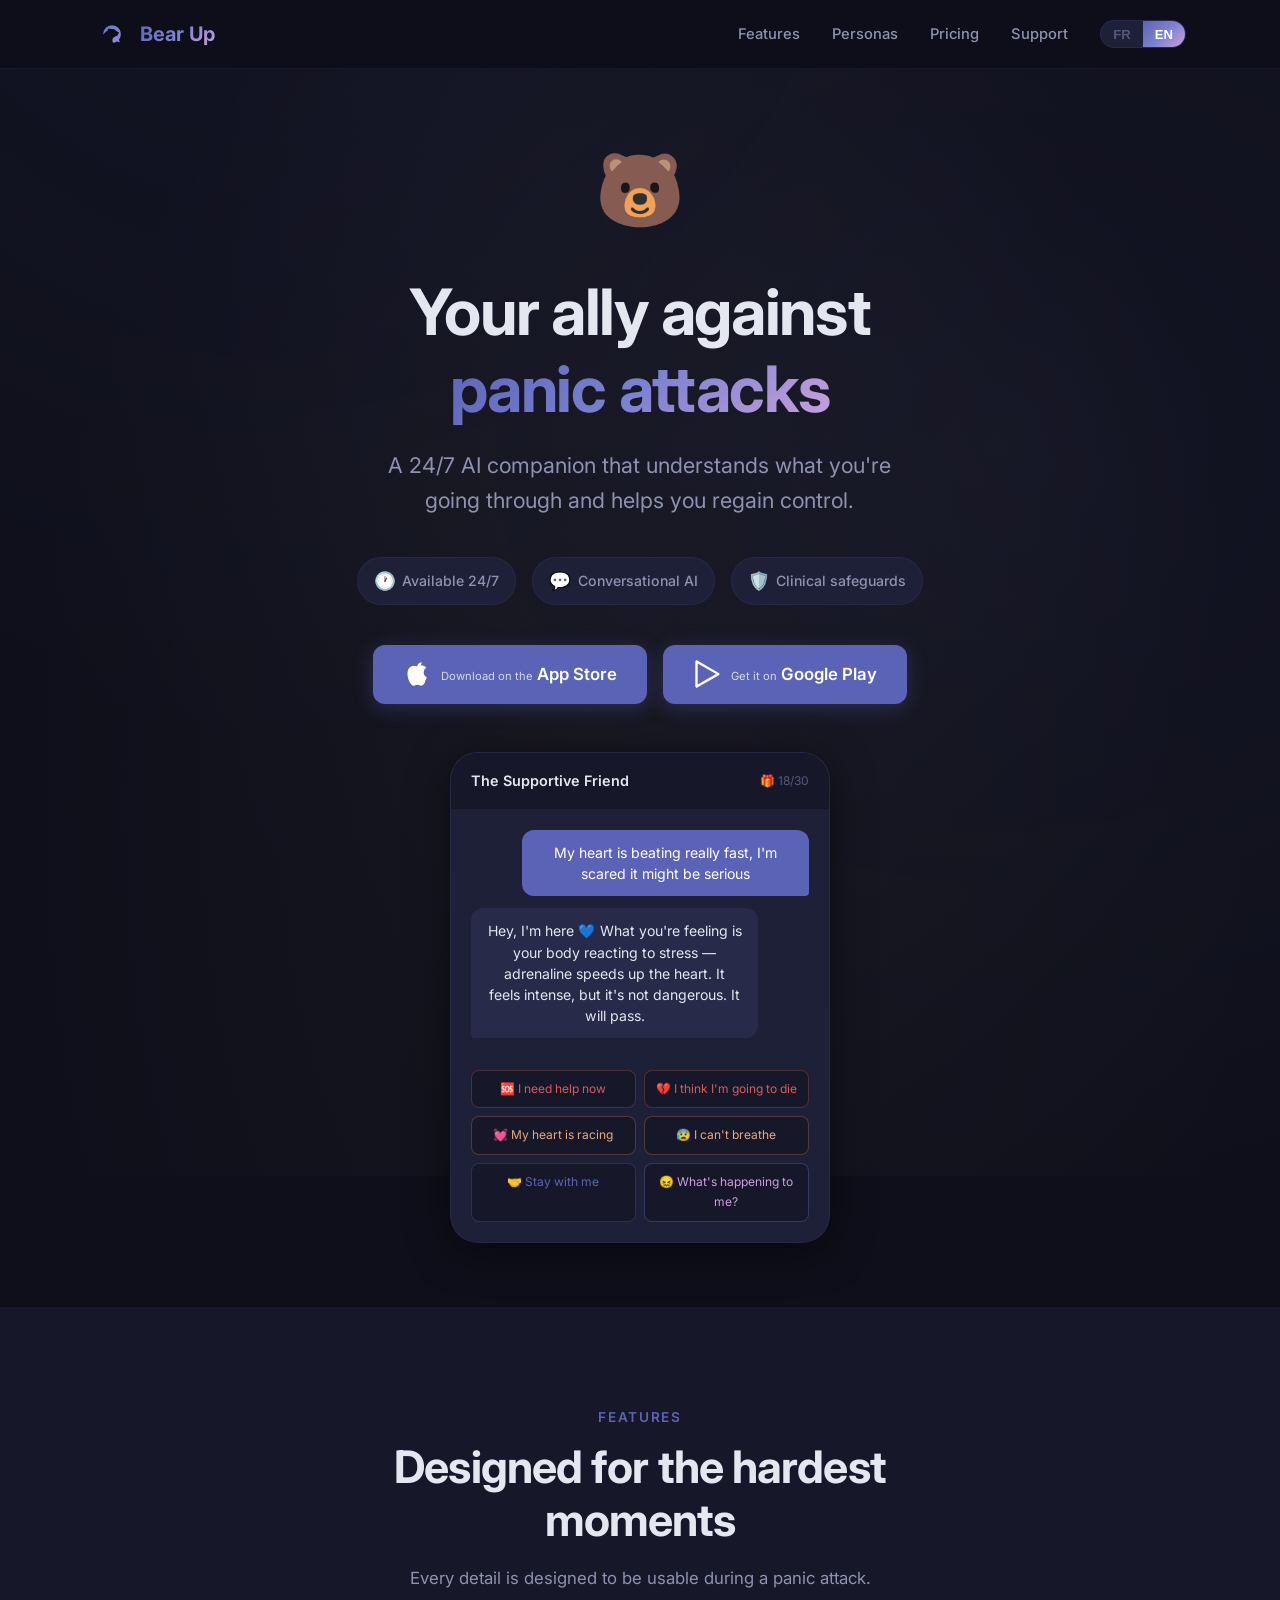
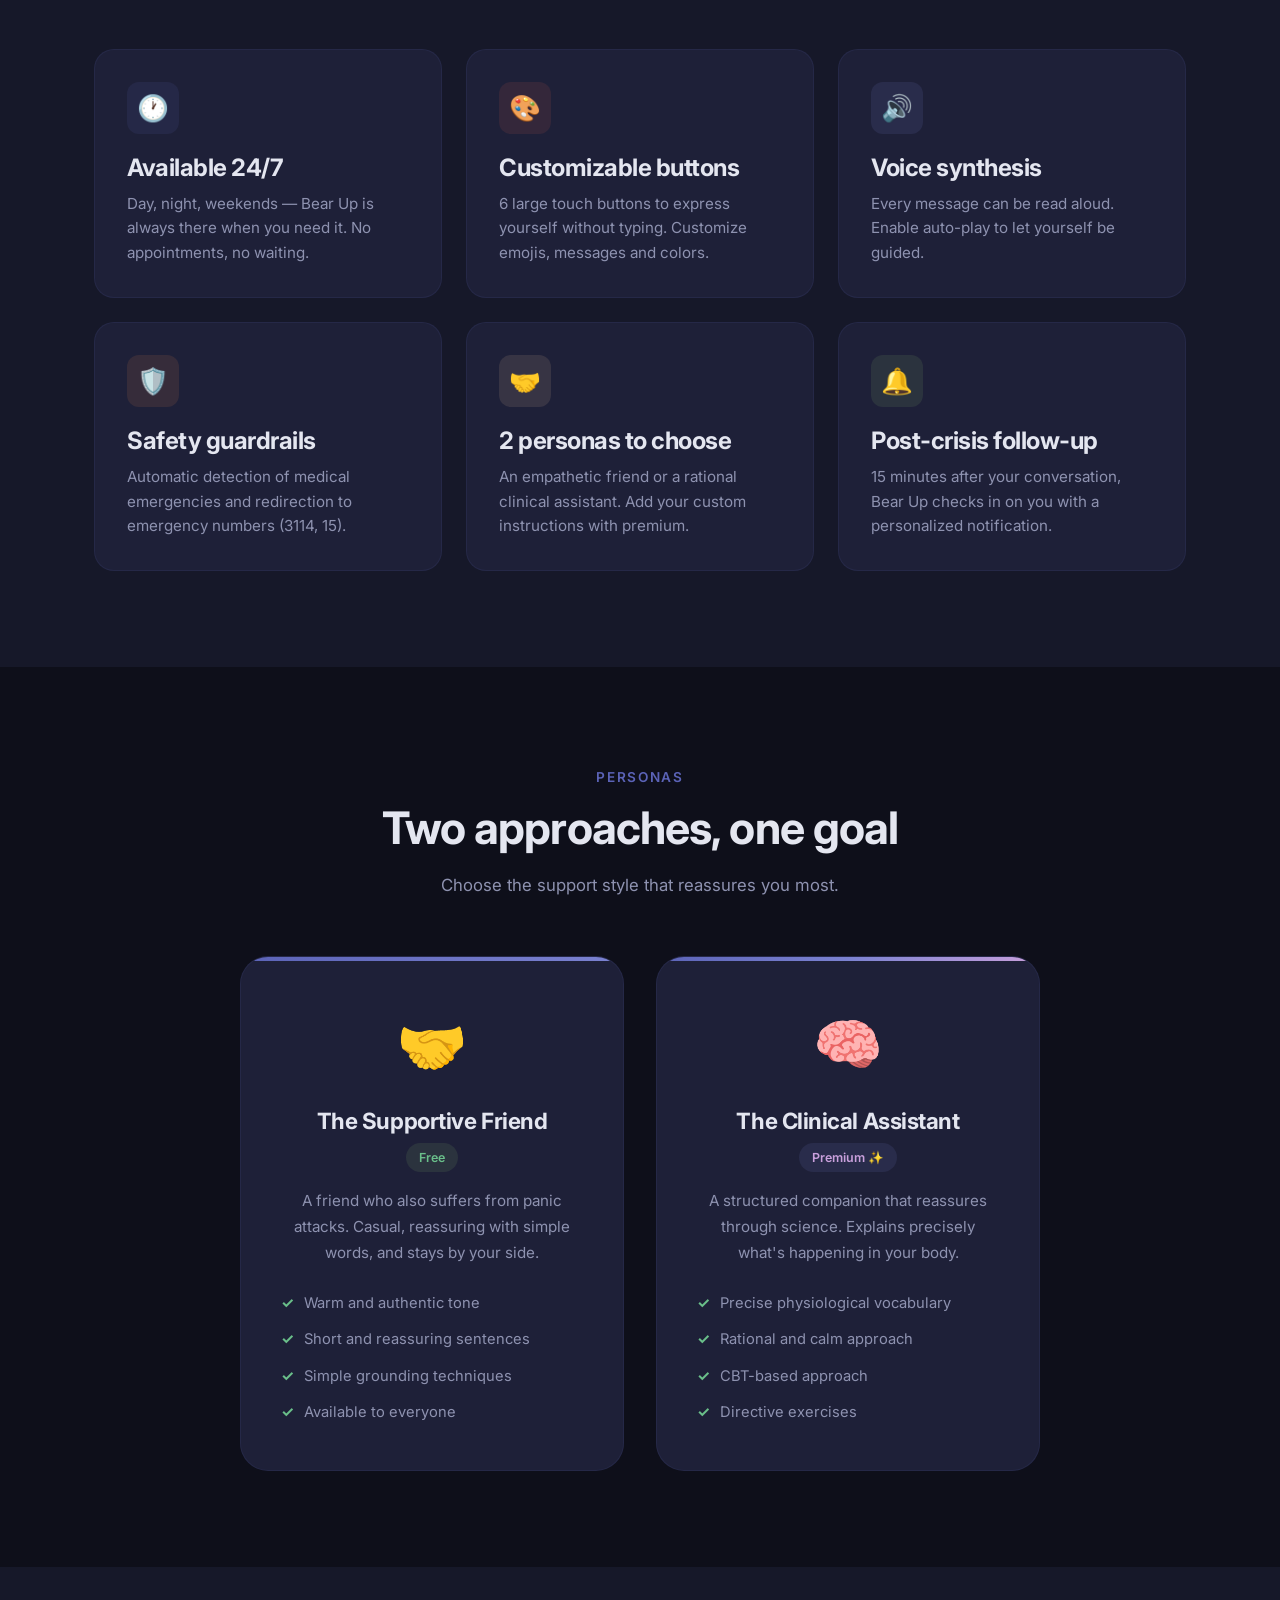
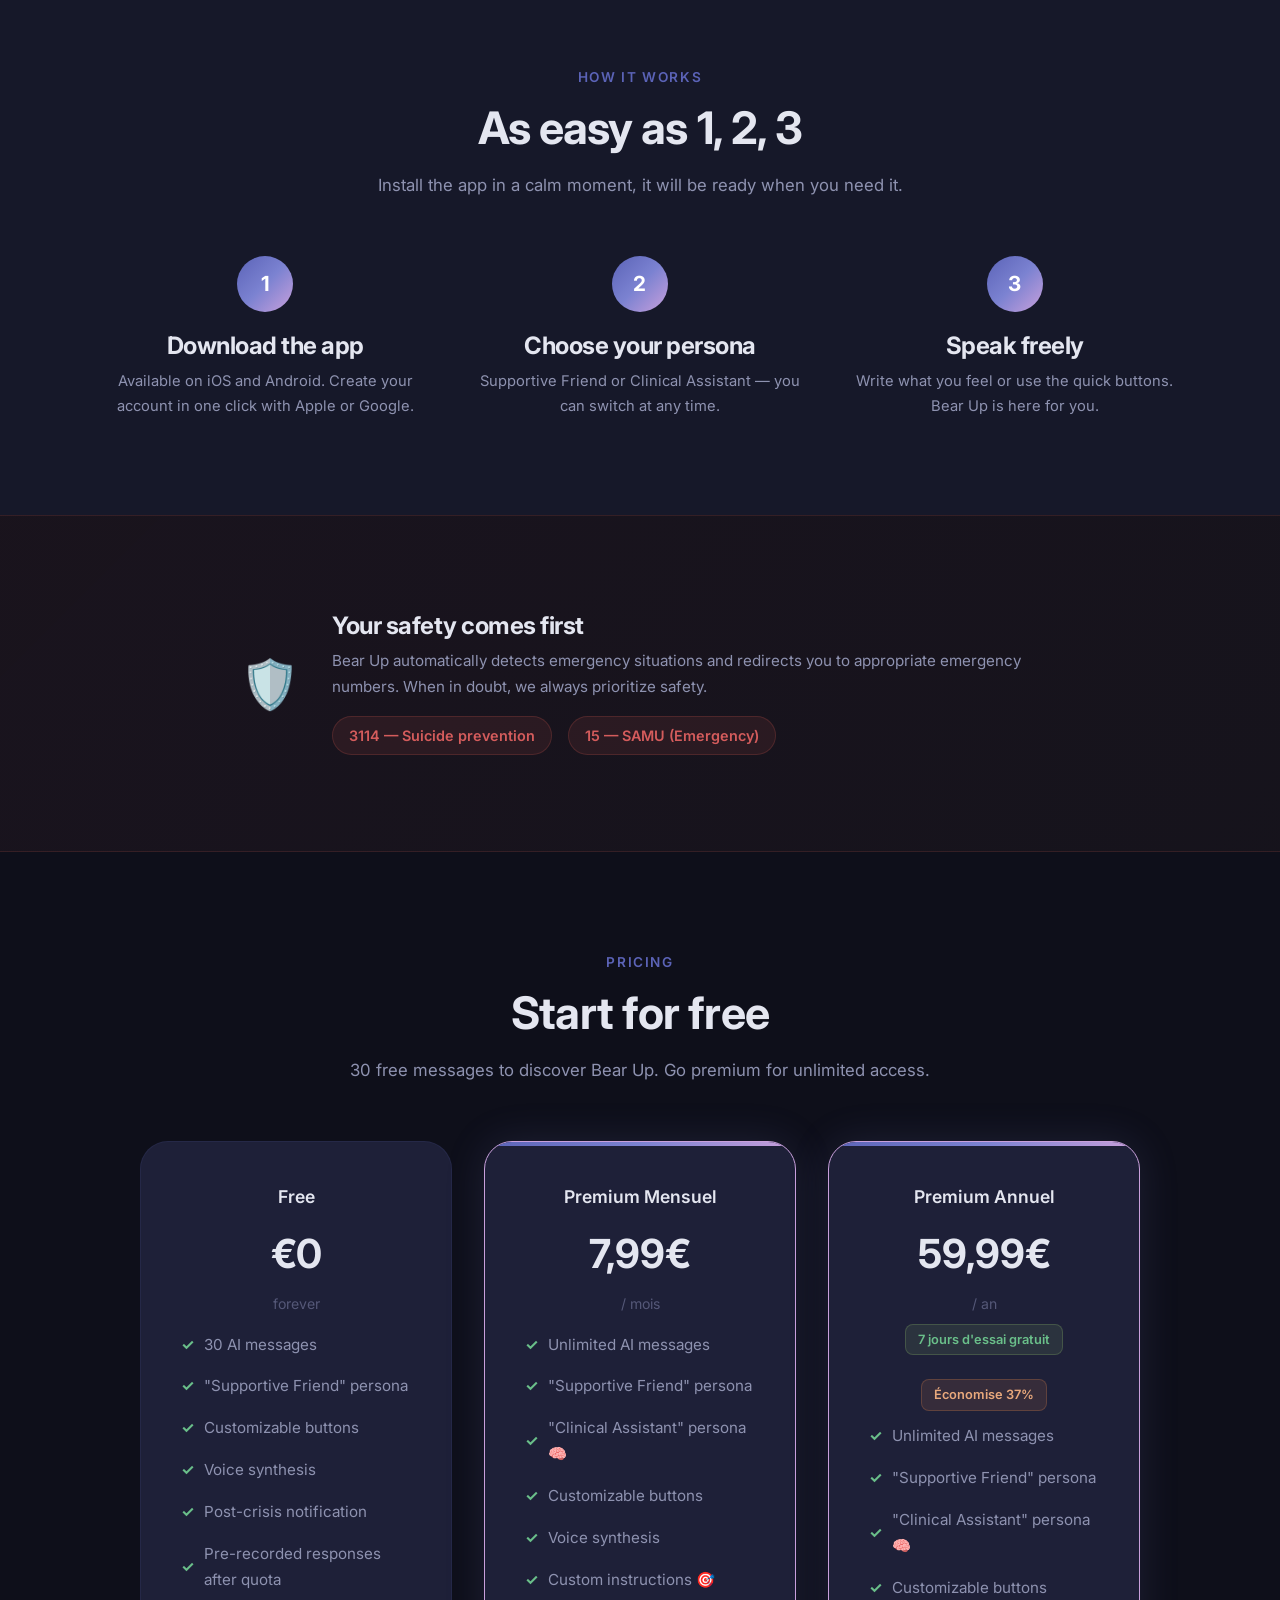
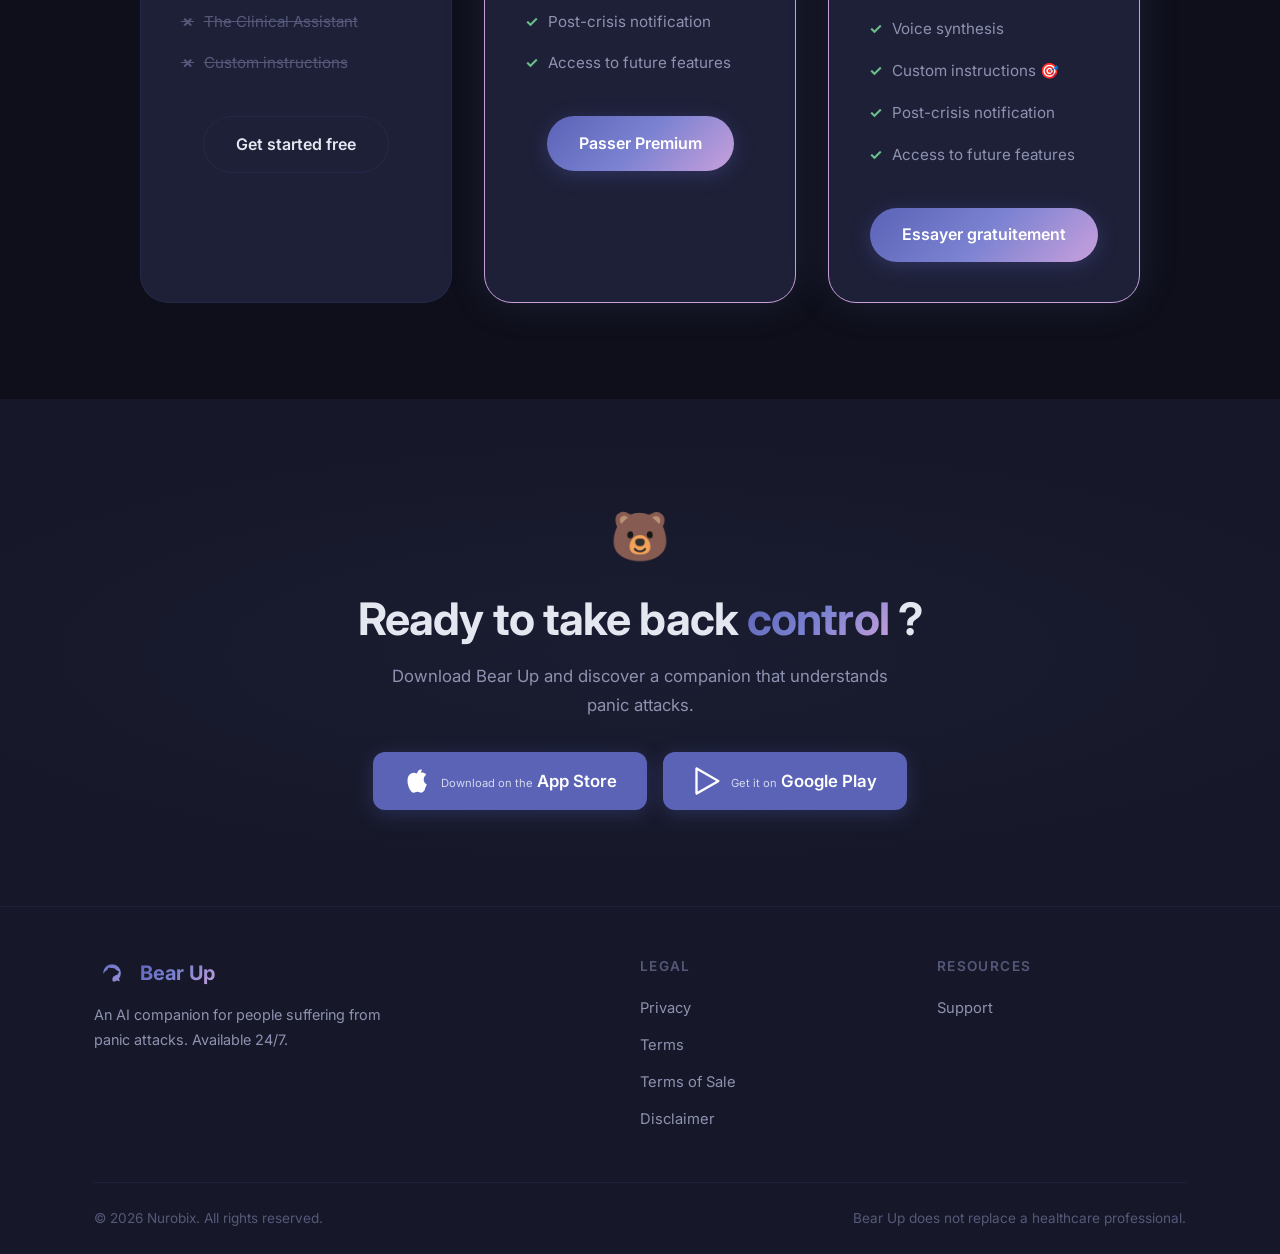
<file: index.html>
<!DOCTYPE html>
<html lang="fr">
<head>
  <meta charset="UTF-8">
  <meta name="viewport" content="width=device-width, initial-scale=1.0">
  <title>Bear Up — Ton allié contre les attaques de panique</title>
  <meta name="description" content="Bear Up est une application mobile de support conversationnel IA pour les personnes souffrant d'attaques de panique. Disponible 24/7.">
  <meta name="theme-color" content="#0E0F1A">
  <link rel="canonical" href="https://bearup.app/">
  <meta property="og:title" content="Bear Up — Ton allié contre les attaques de panique">
  <meta property="og:description" content="Un compagnon IA disponible 24/7 qui comprend les attaques de panique et t'aide à reprendre le contrôle.">
  <meta property="og:image" content="bearup-icon-transparent-background.png">
  <meta property="og:url" content="https://bearup.app/">
  <meta property="og:type" content="website">
  <link rel="icon" type="image/png" href="bearup-icon-transparent-background.png">
  <link rel="preconnect" href="https://fonts.googleapis.com">
  <link rel="preconnect" href="https://fonts.gstatic.com" crossorigin>
  <link href="https://fonts.googleapis.com/css2?family=Inter:wght@400;500;600;700;800&display=swap" rel="stylesheet">
  <link rel="stylesheet" href="styles.css">
</head>
<body>

  <!-- ═══ Navigation ═══ -->
  <nav class="nav">
    <div class="nav-inner">
      <a href="index.html" class="nav-logo">
        <img src="bearup-icon-transparent-background.png" alt="Bear Up" width="36" height="36">
        <span>Bear Up</span>
      </a>
      <ul class="nav-links">
        <li><a href="#features" data-i18n="nav.features">Fonctionnalités</a></li>
        <li><a href="#personas" data-i18n="nav.personas">Personas</a></li>
        <li><a href="#pricing" data-i18n="nav.pricing">Tarifs</a></li>
        <li><a href="support.html" data-i18n="nav.support">Support</a></li>
        <li>
          <div class="lang-switch">
            <button class="lang-btn" data-lang="fr">FR</button>
            <button class="lang-btn" data-lang="en">EN</button>
          </div>
        </li>
      </ul>
      <button class="nav-toggle" aria-label="Menu" aria-expanded="false">
        <span></span><span></span><span></span>
      </button>
    </div>
  </nav>

  <!-- ═══ Hero ═══ -->
  <section class="hero">
    <div class="hero-content">
      <div class="hero-icon">🐻</div>
      <h1>
        <span data-i18n="hero.title.1">Ton allié contre les</span><br>
        <span class="gradient-text" data-i18n="hero.title.2">attaques de panique</span>
      </h1>
      <p class="hero-subtitle" data-i18n="hero.subtitle">
        Un compagnon IA disponible 24h/24 qui comprend ce que tu traverses et t'aide à reprendre le contrôle.
      </p>
      <div class="hero-badges">
        <span class="badge"><span class="badge-icon">🕐</span> <span data-i18n="hero.badge.available">Disponible 24/7</span></span>
        <span class="badge"><span class="badge-icon">💬</span> <span data-i18n="hero.badge.ai">IA conversationnelle</span></span>
        <span class="badge"><span class="badge-icon">🛡️</span> <span data-i18n="hero.badge.safe">Garde-fous cliniques</span></span>
      </div>
      <div class="hero-cta">
        <a href="#" class="store-btn">
          <svg viewBox="0 0 24 24" xmlns="http://www.w3.org/2000/svg"><path d="M18.71 19.5C17.88 20.74 17 21.95 15.66 21.97C14.32 22 13.89 21.18 12.37 21.18C10.84 21.18 10.37 21.95 9.1 22C7.79 22.05 6.8 20.68 5.96 19.47C4.25 16.56 2.93 11.3 4.7 7.72C5.57 5.94 7.36 4.86 9.28 4.84C10.56 4.81 11.78 5.72 12.57 5.72C13.36 5.72 14.85 4.62 16.4 4.8C17.07 4.83 18.86 5.08 19.98 6.73C19.88 6.79 17.72 8.04 17.75 10.67C17.78 13.82 20.47 14.85 20.5 14.86C20.47 14.93 20.07 16.35 19.06 17.82L18.71 19.5ZM13 3.5C13.73 2.67 14.94 2.04 15.94 2C16.07 3.17 15.6 4.35 14.9 5.19C14.21 6.04 13.07 6.7 11.95 6.61C11.8 5.46 12.36 4.26 13 3.5Z"/></svg>
          <div class="store-btn-text">
            <span class="store-btn-label" data-i18n="hero.store.subtitle.apple">Télécharger sur l'</span>
            <span class="store-btn-name" data-i18n="hero.store.name.apple">App Store</span>
          </div>
        </a>
        <a href="https://play.google.com/store/apps/details?id=app.bearup.android" class="store-btn">
          <svg viewBox="0 0 24 24" xmlns="http://www.w3.org/2000/svg"><path d="M3.18 23.73C2.56 23.73 2 23.2 2 22.42V1.58C2 .8 2.56.27 3.18.27C3.35.27 3.53.32 3.7.42L22.08 11.14C22.58 11.42 22.83 11.74 22.83 12.1S22.58 12.78 22.08 13.06L3.7 23.58C3.53 23.68 3.35 23.73 3.18 23.73ZM4 2.93V21.07L19.83 12L4 2.93Z"/></svg>
          <div class="store-btn-text">
            <span class="store-btn-label" data-i18n="hero.store.subtitle.google">Disponible sur</span>
            <span class="store-btn-name" data-i18n="hero.store.name.google">Google Play</span>
          </div>
        </a>
      </div>

      <!-- Chat Demo -->
      <div class="chat-demo reveal">
        <div class="chat-demo-header">
          <span class="chat-demo-title" data-i18n="demo.title">L'Ami Solidaire</span>
          <span class="chat-demo-badge" data-i18n="demo.badge">🎁 18/30</span>
        </div>
        <div class="chat-demo-body">
          <div class="chat-bubble user" data-i18n="demo.user" data-i18n-html>Mon cœur bat super vite, j'ai peur que ce soit grave</div>
          <div class="chat-bubble assistant" data-i18n="demo.assistant" data-i18n-html>Hey, je suis là 💙 Ce que tu ressens, c'est ton corps qui réagit au stress — l'adrénaline fait accélérer le cœur. C'est impressionnant, mais ce n'est pas dangereux. Ça va passer.</div>
        </div>
        <div class="chat-demo-buttons">
          <span class="chat-demo-btn red" data-i18n="demo.btn.1">🆘 J'ai besoin d'aide</span>
          <span class="chat-demo-btn red" data-i18n="demo.btn.2">💔 Je crois que je vais mourir</span>
          <span class="chat-demo-btn orange" data-i18n="demo.btn.3">💓 Mon cœur bat trop vite</span>
          <span class="chat-demo-btn orange" data-i18n="demo.btn.4">😰 Je n'arrive pas à respirer</span>
          <span class="chat-demo-btn blue" data-i18n="demo.btn.5">🤝 Reste avec moi</span>
          <span class="chat-demo-btn purple" data-i18n="demo.btn.6">😖 Qu'est-ce qui m'arrive ?</span>
        </div>
      </div>
    </div>
  </section>

  <!-- ═══ Features ═══ -->
  <section id="features" class="section section-alt">
    <div class="container">
      <div class="section-header reveal">
        <span class="section-label" data-i18n="features.label">Fonctionnalités</span>
        <h2 data-i18n="features.title">Conçu pour les moments difficiles</h2>
        <p data-i18n="features.subtitle">Chaque détail a été pensé pour être utilisable pendant une attaque de panique.</p>
      </div>
      <div class="features-grid">
        <div class="feature-card reveal reveal-delay-1">
          <div class="feature-icon blue">🕐</div>
          <h3 data-i18n="features.1.title">Disponible 24/7</h3>
          <p data-i18n="features.1.desc">Jour, nuit, week-end — Bear Up est toujours là quand tu en as besoin. Pas de rendez-vous, pas d'attente.</p>
        </div>
        <div class="feature-card reveal reveal-delay-2">
          <div class="feature-icon red">🎨</div>
          <h3 data-i18n="features.2.title">Boutons personnalisables</h3>
          <p data-i18n="features.2.desc">6 boutons tactiles larges pour s'exprimer sans taper. Personnalise les emojis, messages et couleurs.</p>
        </div>
        <div class="feature-card reveal reveal-delay-3">
          <div class="feature-icon purple">🔊</div>
          <h3 data-i18n="features.3.title">Synthèse vocale</h3>
          <p data-i18n="features.3.desc">Chaque message peut être lu à voix haute. Active la lecture automatique pour te laisser guider.</p>
        </div>
        <div class="feature-card reveal reveal-delay-1">
          <div class="feature-icon orange">🛡️</div>
          <h3 data-i18n="features.4.title">Garde-fous de sécurité</h3>
          <p data-i18n="features.4.desc">Détection automatique des urgences médicales et redirection vers les numéros d'urgence (3114, 15).</p>
        </div>
        <div class="feature-card reveal reveal-delay-2">
          <div class="feature-icon pink">🤝</div>
          <h3 data-i18n="features.5.title">2 personas au choix</h3>
          <p data-i18n="features.5.desc">Un ami empathique ou un assistant clinique rationnel. Ajoute tes instructions personnalisées en premium.</p>
        </div>
        <div class="feature-card reveal reveal-delay-3">
          <div class="feature-icon green">🔔</div>
          <h3 data-i18n="features.6.title">Suivi post-crise</h3>
          <p data-i18n="features.6.desc">15 minutes après ta conversation, Bear Up prend de tes nouvelles avec une notification personnalisée.</p>
        </div>
      </div>
    </div>
  </section>

  <!-- ═══ Personas ═══ -->
  <section id="personas" class="section">
    <div class="container">
      <div class="section-header reveal">
        <span class="section-label" data-i18n="personas.label">Personas</span>
        <h2 data-i18n="personas.title">Deux approches, un même objectif</h2>
        <p data-i18n="personas.subtitle">Choisis le style d'accompagnement qui te rassure le plus.</p>
      </div>
      <div class="personas-grid">
        <div class="persona-card friend reveal">
          <div class="persona-emoji">🤝</div>
          <h3 data-i18n="personas.friend.name">L'Ami Solidaire</h3>
          <span class="persona-badge free" data-i18n="personas.friend.badge">Gratuit</span>
          <p data-i18n="personas.friend.desc">Un ami qui souffre lui aussi d'attaques de panique. Il te tutoie, te rassure avec des mots simples et reste à tes côtés.</p>
          <ul class="persona-traits">
            <li data-i18n="personas.friend.trait.1">Ton chaleureux et authentique</li>
            <li data-i18n="personas.friend.trait.2">Phrases courtes et rassurantes</li>
            <li data-i18n="personas.friend.trait.3">Techniques de grounding simples</li>
            <li data-i18n="personas.friend.trait.4">Accessible à tous</li>
          </ul>
        </div>
        <div class="persona-card clinical reveal">
          <div class="persona-emoji">🧠</div>
          <h3 data-i18n="personas.clinical.name">L'Assistant Clinique</h3>
          <span class="persona-badge premium" data-i18n="personas.clinical.badge">Premium ✨</span>
          <p data-i18n="personas.clinical.desc">Un accompagnateur structuré qui rassure par la science. Il explique ce qui se passe dans ton corps avec précision.</p>
          <ul class="persona-traits">
            <li data-i18n="personas.clinical.trait.1">Vocabulaire physiologique précis</li>
            <li data-i18n="personas.clinical.trait.2">Approche rationnelle et posée</li>
            <li data-i18n="personas.clinical.trait.3">Basé sur les TCC</li>
            <li data-i18n="personas.clinical.trait.4">Exercices directifs</li>
          </ul>
        </div>
      </div>
    </div>
  </section>

  <!-- ═══ How It Works ═══ -->
  <section class="section section-alt">
    <div class="container">
      <div class="section-header reveal">
        <span class="section-label" data-i18n="steps.label">Comment ça marche</span>
        <h2 data-i18n="steps.title">Simple comme 1, 2, 3</h2>
        <p data-i18n="steps.subtitle">Installe l'app dans un moment calme, elle sera prête quand tu en auras besoin.</p>
      </div>
      <div class="steps-grid">
        <div class="step-item reveal reveal-delay-1">
          <div class="step-number">1</div>
          <h3 data-i18n="steps.1.title">Télécharge l'app</h3>
          <p data-i18n="steps.1.desc">Disponible sur iOS et Android. Crée ton compte en un clic avec Apple ou Google.</p>
        </div>
        <div class="step-item reveal reveal-delay-2">
          <div class="step-number">2</div>
          <h3 data-i18n="steps.2.title">Choisis ton persona</h3>
          <p data-i18n="steps.2.desc">Ami Solidaire ou Assistant Clinique — tu pourras changer à tout moment.</p>
        </div>
        <div class="step-item reveal reveal-delay-3">
          <div class="step-number">3</div>
          <h3 data-i18n="steps.3.title">Parle librement</h3>
          <p data-i18n="steps.3.desc">Écris ce que tu ressens ou utilise les boutons rapides. Bear Up est là pour toi.</p>
        </div>
      </div>
    </div>
  </section>

  <!-- ═══ Safety ═══ -->
  <section class="section safety-section">
    <div class="container">
      <div class="safety-content reveal">
        <div class="safety-icon">🛡️</div>
        <div>
          <h2 data-i18n="safety.title">Ta sécurité avant tout</h2>
          <p data-i18n="safety.desc">Bear Up détecte automatiquement les situations d'urgence et te redirige vers les numéros de secours appropriés. En cas de doute, nous privilégions toujours la sécurité.</p>
          <div class="safety-numbers">
            <span class="safety-number" data-i18n="safety.3114">3114 — Prévention suicide</span>
            <span class="safety-number" data-i18n="safety.15">15 — SAMU</span>
          </div>
        </div>
      </div>
    </div>
  </section>

  <!-- ═══ Pricing ═══ -->
  <section id="pricing" class="section">
    <div class="container">
      <div class="section-header reveal">
        <span class="section-label" data-i18n="pricing.label">Tarifs</span>
        <h2 data-i18n="pricing.title">Commence gratuitement</h2>
        <p data-i18n="pricing.subtitle">30 messages gratuits pour découvrir Bear Up. Passe en premium pour un accès illimité.</p>
      </div>
      <div class="pricing-grid">
        <div class="pricing-card reveal">
          <div class="pricing-name" data-i18n="pricing.free.name">Gratuit</div>
          <div class="pricing-price" data-i18n="pricing.free.price">0€</div>
          <div class="pricing-period" data-i18n="pricing.free.period">pour toujours</div>
          <ul class="pricing-features">
            <li data-i18n="pricing.free.f1">30 messages avec l'IA</li>
            <li data-i18n="pricing.free.f2">Persona "L'Ami Solidaire"</li>
            <li data-i18n="pricing.free.f3">Boutons personnalisables</li>
            <li data-i18n="pricing.free.f4">Synthèse vocale</li>
            <li data-i18n="pricing.free.f5">Notification post-crise</li>
            <li data-i18n="pricing.free.f6">Réponses pré-enregistrées après quota</li>
            <li class="disabled" data-i18n="pricing.free.f7">L'Assistant Clinique</li>
            <li class="disabled" data-i18n="pricing.free.f8">Instructions personnalisées</li>
          </ul>
          <a href="#" class="btn btn-secondary" data-i18n="pricing.free.cta">Commencer gratuitement</a>
        </div>
        <div class="pricing-card featured reveal reveal-delay-1">
          <div class="pricing-name" data-i18n="pricing.monthly.name">Premium Mensuel</div>
          <div class="pricing-price" data-i18n="pricing.monthly.price">7,99€</div>
          <div class="pricing-period" data-i18n="pricing.monthly.period">/ mois</div>
          <ul class="pricing-features">
            <li data-i18n="pricing.premium.f1">Messages illimités avec l'IA</li>
            <li data-i18n="pricing.premium.f2">Persona "L'Ami Solidaire"</li>
            <li data-i18n="pricing.premium.f3">Persona "L'Assistant Clinique" 🧠</li>
            <li data-i18n="pricing.premium.f4">Boutons personnalisables</li>
            <li data-i18n="pricing.premium.f5">Synthèse vocale</li>
            <li data-i18n="pricing.premium.f6">Instructions personnalisées 🎯</li>
            <li data-i18n="pricing.premium.f7">Notification post-crise</li>
            <li data-i18n="pricing.premium.f8">Accès aux fonctionnalités futures</li>
          </ul>
          <a href="#" class="btn btn-primary" data-i18n="pricing.monthly.cta">Passer Premium</a>
        </div>
        <div class="pricing-card featured reveal reveal-delay-2">
          <div class="pricing-name" data-i18n="pricing.yearly.name">Premium Annuel</div>
          <div class="pricing-price" data-i18n="pricing.yearly.price">59,99€</div>
          <div class="pricing-period" data-i18n="pricing.yearly.period">/ an</div>
          <div class="pricing-trial" data-i18n="pricing.yearly.trial">7 jours d'essai gratuit</div>
          <div class="pricing-save" data-i18n="pricing.yearly.save">Économise 37%</div>
          <ul class="pricing-features">
            <li data-i18n="pricing.premium.f1">Messages illimités avec l'IA</li>
            <li data-i18n="pricing.premium.f2">Persona "L'Ami Solidaire"</li>
            <li data-i18n="pricing.premium.f3">Persona "L'Assistant Clinique" 🧠</li>
            <li data-i18n="pricing.premium.f4">Boutons personnalisables</li>
            <li data-i18n="pricing.premium.f5">Synthèse vocale</li>
            <li data-i18n="pricing.premium.f6">Instructions personnalisées 🎯</li>
            <li data-i18n="pricing.premium.f7">Notification post-crise</li>
            <li data-i18n="pricing.premium.f8">Accès aux fonctionnalités futures</li>
          </ul>
          <a href="#" class="btn btn-primary" data-i18n="pricing.yearly.cta">Essayer gratuitement</a>
        </div>
      </div>
    </div>
  </section>

  <!-- ═══ CTA ═══ -->
  <section class="section section-alt cta-section">
    <div class="container">
      <div class="cta-content reveal">
        <div style="font-size: 3rem; margin-bottom: 1rem;">🐻</div>
        <h2>
          <span data-i18n="cta.title.1">Prêt à reprendre le</span>
          <span class="gradient-text" data-i18n="cta.title.2">contrôle</span> ?
        </h2>
        <p data-i18n="cta.subtitle">Télécharge Bear Up et découvre un compagnon qui comprend les attaques de panique.</p>
        <div class="cta-stores">
          <a href="#" class="store-btn">
            <svg viewBox="0 0 24 24" xmlns="http://www.w3.org/2000/svg"><path d="M18.71 19.5C17.88 20.74 17 21.95 15.66 21.97C14.32 22 13.89 21.18 12.37 21.18C10.84 21.18 10.37 21.95 9.1 22C7.79 22.05 6.8 20.68 5.96 19.47C4.25 16.56 2.93 11.3 4.7 7.72C5.57 5.94 7.36 4.86 9.28 4.84C10.56 4.81 11.78 5.72 12.57 5.72C13.36 5.72 14.85 4.62 16.4 4.8C17.07 4.83 18.86 5.08 19.98 6.73C19.88 6.79 17.72 8.04 17.75 10.67C17.78 13.82 20.47 14.85 20.5 14.86C20.47 14.93 20.07 16.35 19.06 17.82L18.71 19.5ZM13 3.5C13.73 2.67 14.94 2.04 15.94 2C16.07 3.17 15.6 4.35 14.9 5.19C14.21 6.04 13.07 6.7 11.95 6.61C11.8 5.46 12.36 4.26 13 3.5Z"/></svg>
            <div class="store-btn-text">
              <span class="store-btn-label" data-i18n="hero.store.subtitle.apple">Télécharger sur l'</span>
              <span class="store-btn-name" data-i18n="hero.store.name.apple">App Store</span>
            </div>
          </a>
          <a href="https://play.google.com/store/apps/details?id=app.bearup.android" class="store-btn">
            <svg viewBox="0 0 24 24" xmlns="http://www.w3.org/2000/svg"><path d="M3.18 23.73C2.56 23.73 2 23.2 2 22.42V1.58C2 .8 2.56.27 3.18.27C3.35.27 3.53.32 3.7.42L22.08 11.14C22.58 11.42 22.83 11.74 22.83 12.1S22.58 12.78 22.08 13.06L3.7 23.58C3.53 23.68 3.35 23.73 3.18 23.73ZM4 2.93V21.07L19.83 12L4 2.93Z"/></svg>
            <div class="store-btn-text">
              <span class="store-btn-label" data-i18n="hero.store.subtitle.google">Disponible sur</span>
              <span class="store-btn-name" data-i18n="hero.store.name.google">Google Play</span>
            </div>
          </a>
        </div>
      </div>
    </div>
  </section>

  <!-- ═══ Footer ═══ -->
  <footer class="footer">
    <div class="container">
      <div class="footer-grid">
        <div class="footer-brand">
          <a href="index.html" class="nav-logo">
            <img src="bearup-icon-transparent-background.png" alt="Bear Up" width="36" height="36">
            <span>Bear Up</span>
          </a>
          <p data-i18n="footer.desc">Un compagnon IA pour les personnes souffrant d'attaques de panique. Disponible 24/7.</p>
        </div>
        <div>
          <div class="footer-title" data-i18n="footer.legal">Légal</div>
          <ul class="footer-links">
            <li><a href="privacy.html" data-i18n="nav.privacy">Confidentialité</a></li>
            <li><a href="terms.html" data-i18n="nav.terms">CGU</a></li>
            <li><a href="cgv.html" data-i18n="nav.cgv">CGV</a></li>
            <li><a href="disclaimer.html" data-i18n="nav.disclaimer">Disclaimer</a></li>
          </ul>
        </div>
        <div>
          <div class="footer-title" data-i18n="footer.resources">Ressources</div>
          <ul class="footer-links">
            <li><a href="support.html" data-i18n="nav.support">Support</a></li>
          </ul>
        </div>
      </div>
      <div class="footer-bottom">
        <p data-i18n="footer.copyright">© 2026 Nurobix. Tous droits réservés.</p>
        <p data-i18n="footer.not-medical">Bear Up ne remplace pas un professionnel de santé.</p>
      </div>
    </div>
  </footer>

  <script src="script.js"></script>
</body>
</html>
</file>
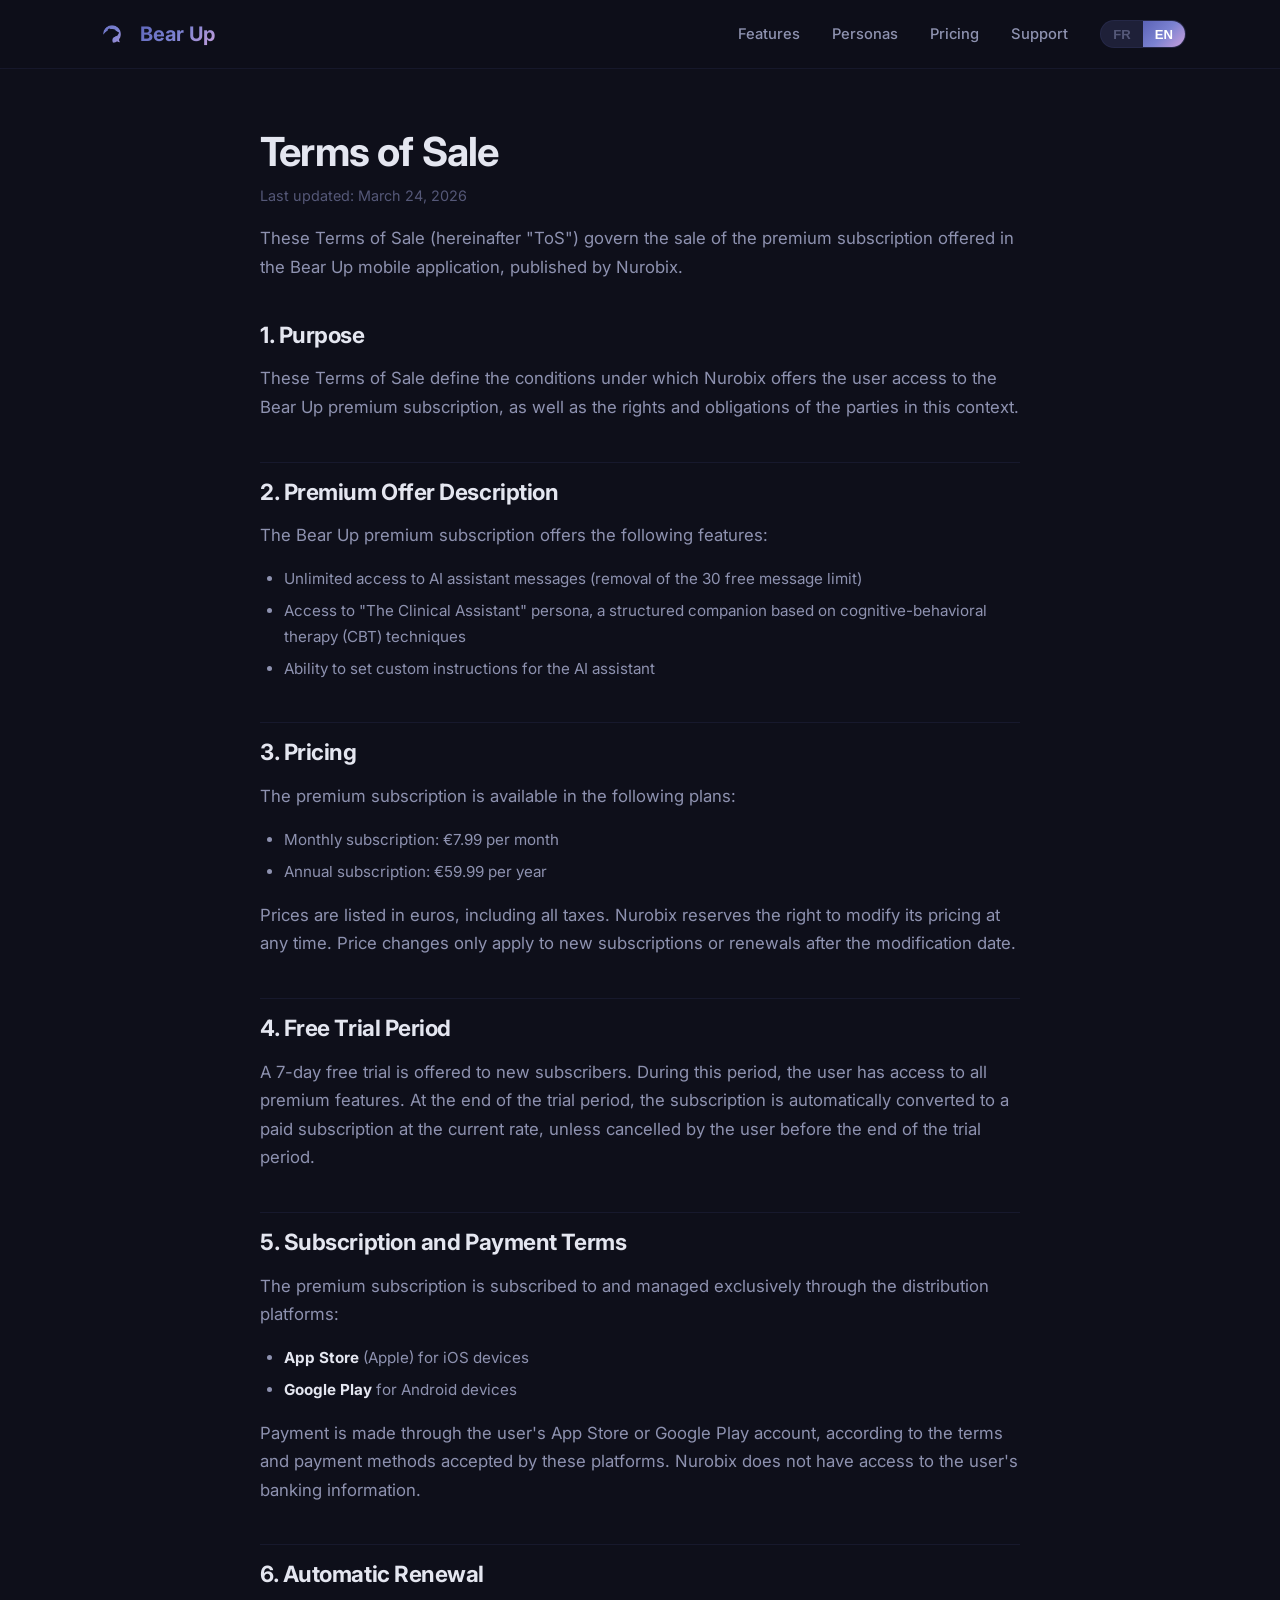
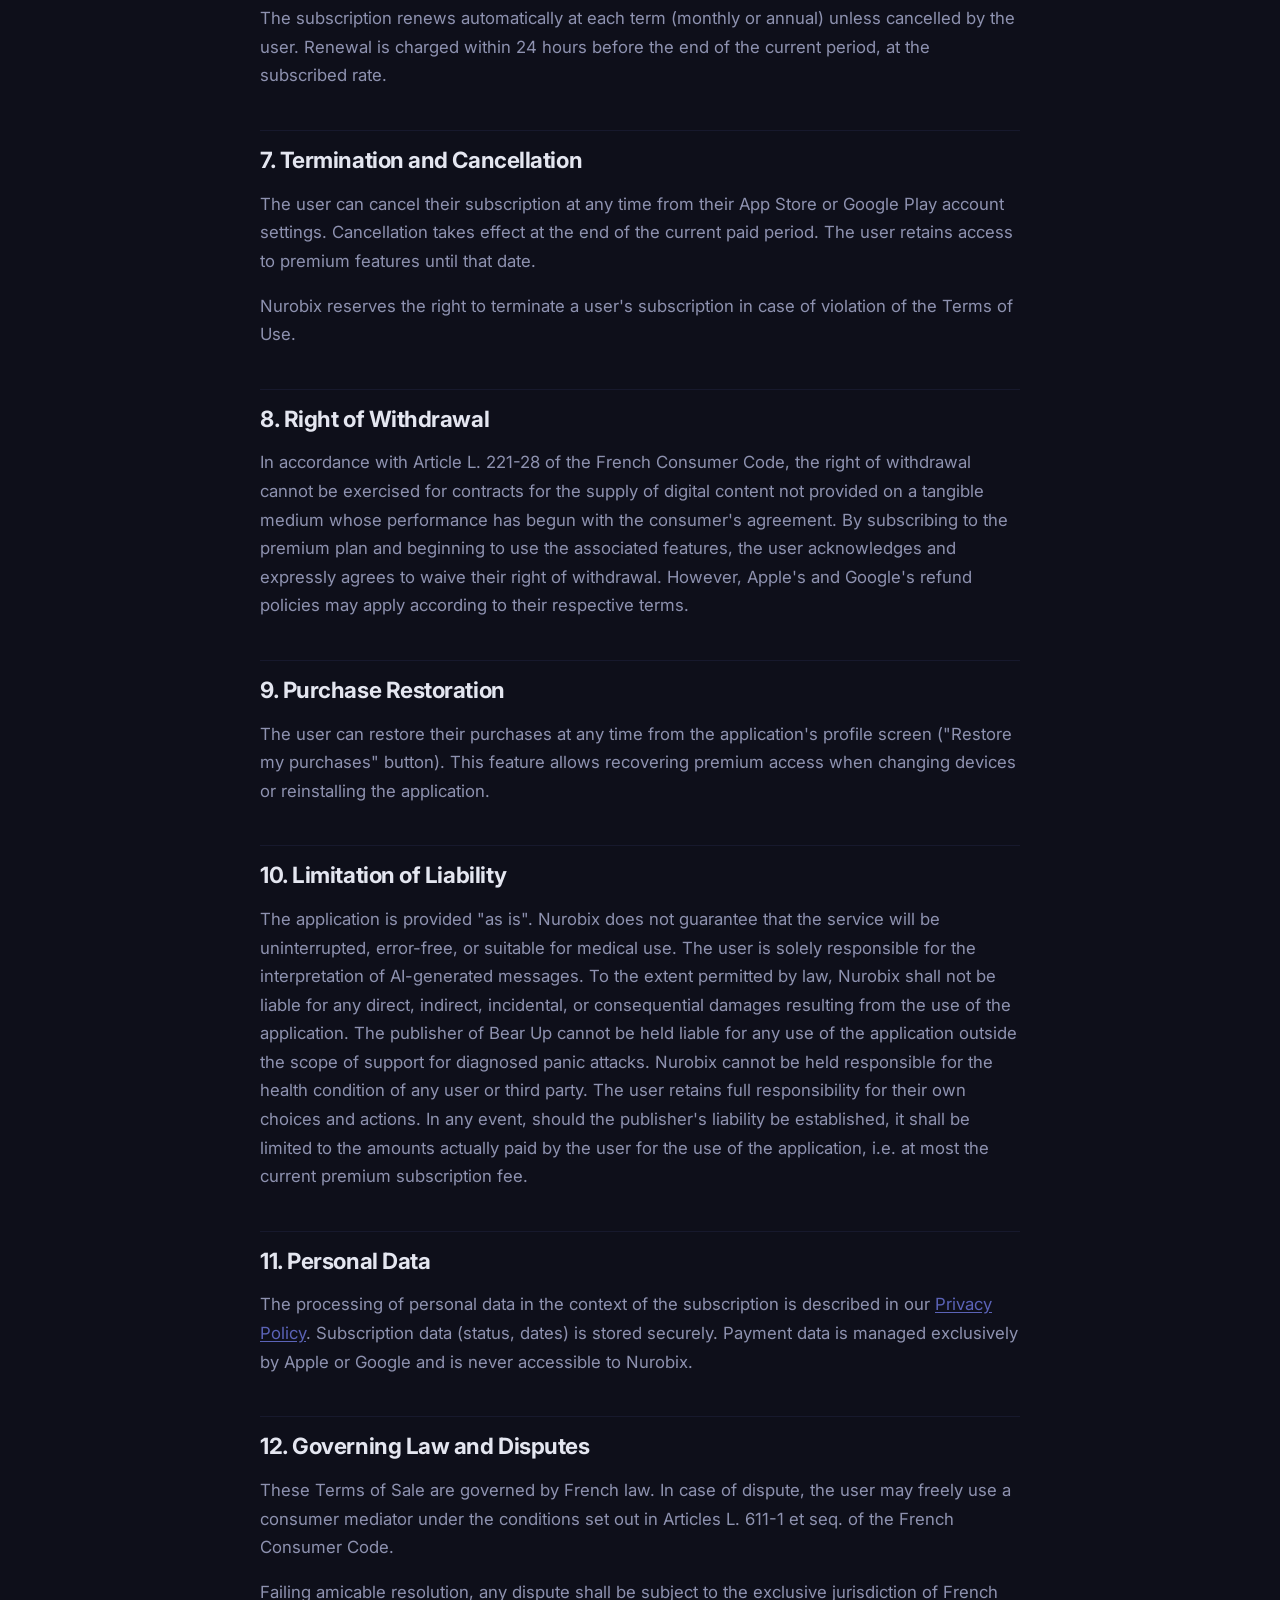
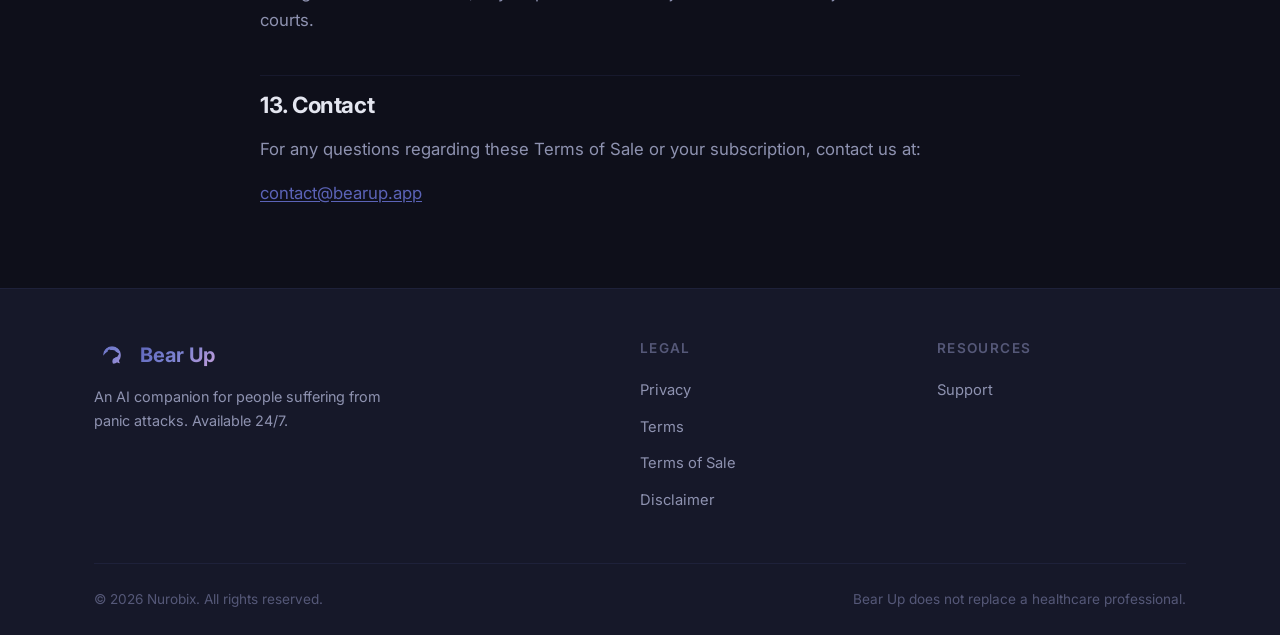
<file: cgv.html>
<!DOCTYPE html>
<html lang="fr">
<head>
  <meta charset="UTF-8">
  <meta name="viewport" content="width=device-width, initial-scale=1.0">
  <title>Bear Up — Conditions Générales de Vente</title>
  <meta name="description" content="Conditions Générales de Vente de l'application Bear Up.">
  <meta name="theme-color" content="#0E0F1A">
  <link rel="canonical" href="https://bearup.app/cgv.html">
  <link rel="icon" type="image/png" href="bearup-icon-transparent-background.png">
  <link rel="preconnect" href="https://fonts.googleapis.com">
  <link rel="preconnect" href="https://fonts.gstatic.com" crossorigin>
  <link href="https://fonts.googleapis.com/css2?family=Inter:wght@400;500;600;700;800&display=swap" rel="stylesheet">
  <link rel="stylesheet" href="styles.css">
</head>
<body>

  <!-- ═══ Navigation ═══ -->
  <nav class="nav">
    <div class="nav-inner">
      <a href="index.html" class="nav-logo">
        <img src="bearup-icon-transparent-background.png" alt="Bear Up" width="36" height="36">
        <span>Bear Up</span>
      </a>
      <ul class="nav-links">
        <li><a href="index.html#features" data-i18n="nav.features">Fonctionnalités</a></li>
        <li><a href="index.html#personas" data-i18n="nav.personas">Personas</a></li>
        <li><a href="index.html#pricing" data-i18n="nav.pricing">Tarifs</a></li>
        <li><a href="support.html" data-i18n="nav.support">Support</a></li>
        <li>
          <div class="lang-switch">
            <button class="lang-btn" data-lang="fr">FR</button>
            <button class="lang-btn" data-lang="en">EN</button>
          </div>
        </li>
      </ul>
      <button class="nav-toggle" aria-label="Menu" aria-expanded="false">
        <span></span><span></span><span></span>
      </button>
    </div>
  </nav>

  <!-- ═══ CGV ═══ -->
  <main class="legal-page">
    <div class="container">
      <div class="legal-content">
        <h1 data-i18n="cgv.title">Conditions Générales de Vente</h1>
        <p class="legal-date" data-i18n="cgv.date">Dernière mise à jour : 24 mars 2026</p>
        <p data-i18n="cgv.intro">Les présentes Conditions Générales de Vente (ci-après "CGV") régissent la vente de l'abonnement premium proposé dans l'application mobile Bear Up, éditée par Nurobix.</p>

        <h2 data-i18n="cgv.h2.1">1. Objet</h2>
        <p data-i18n="cgv.p.1">Les présentes CGV ont pour objet de définir les conditions dans lesquelles Nurobix propose à l'utilisateur l'accès à l'abonnement premium de l'application Bear Up, ainsi que les droits et obligations des parties dans ce cadre.</p>

        <h2 data-i18n="cgv.h2.2">2. Description de l'offre premium</h2>
        <p data-i18n="cgv.p.2a">L'abonnement premium Bear Up offre les fonctionnalités suivantes :</p>
        <ul>
          <li data-i18n="cgv.li.2a">Accès illimité aux messages avec l'assistant IA (suppression de la limite de 30 messages gratuits)</li>
          <li data-i18n="cgv.li.2b">Accès au persona "L'Assistant Clinique", un accompagnateur structuré basé sur les techniques cognitivo-comportementales (TCC)</li>
          <li data-i18n="cgv.li.2c">Possibilité de définir des instructions personnalisées pour l'assistant IA</li>
        </ul>

        <h2 data-i18n="cgv.h2.3">3. Tarifs</h2>
        <p data-i18n="cgv.p.3">L'abonnement premium est proposé selon les formules suivantes :</p>
        <ul>
          <li data-i18n="cgv.li.3a">Abonnement mensuel : 7,99 € par mois</li>
          <li data-i18n="cgv.li.3b">Abonnement annuel : 59,99 € par an</li>
        </ul>
        <p data-i18n="cgv.p.3b">Les prix sont indiqués en euros, toutes taxes comprises (TTC). Nurobix se réserve le droit de modifier ses tarifs à tout moment. Les modifications tarifaires ne s'appliquent qu'aux nouveaux abonnements ou aux renouvellements postérieurs à la date de modification.</p>

        <h2 data-i18n="cgv.h2.4">4. Période d'essai gratuite</h2>
        <p data-i18n="cgv.p.4">Une période d'essai gratuite de 7 jours est proposée aux nouveaux abonnés. Durant cette période, l'utilisateur bénéficie de l'ensemble des fonctionnalités premium. À l'issue de la période d'essai, l'abonnement est automatiquement converti en abonnement payant au tarif en vigueur, sauf annulation par l'utilisateur avant la fin de la période d'essai.</p>

        <h2 data-i18n="cgv.h2.5">5. Modalités de souscription et de paiement</h2>
        <p data-i18n="cgv.p.5a">L'abonnement premium est souscrit et géré exclusivement via les plateformes de distribution :</p>
        <ul>
          <li data-i18n="cgv.li.5a" data-i18n-html><strong>App Store</strong> (Apple) pour les appareils iOS</li>
          <li data-i18n="cgv.li.5b" data-i18n-html><strong>Google Play</strong> pour les appareils Android</li>
        </ul>
        <p data-i18n="cgv.p.5b">Le paiement est effectué via le compte App Store ou Google Play de l'utilisateur, selon les conditions et moyens de paiement acceptés par ces plateformes. Nurobix n'a pas accès aux informations bancaires de l'utilisateur.</p>

        <h2 data-i18n="cgv.h2.6">6. Renouvellement automatique</h2>
        <p data-i18n="cgv.p.6">L'abonnement se renouvelle automatiquement à chaque échéance (mensuelle ou annuelle) sauf annulation par l'utilisateur. Le renouvellement est facturé dans les 24 heures précédant la fin de la période en cours, au tarif de l'abonnement souscrit.</p>

        <h2 data-i18n="cgv.h2.7">7. Résiliation et annulation</h2>
        <p data-i18n="cgv.p.7a">L'utilisateur peut annuler son abonnement à tout moment depuis les paramètres de son compte App Store ou Google Play. L'annulation prend effet à la fin de la période en cours déjà payée. L'utilisateur conserve l'accès aux fonctionnalités premium jusqu'à cette date.</p>
        <p data-i18n="cgv.p.7b">Nurobix se réserve le droit de résilier l'abonnement d'un utilisateur en cas de violation des Conditions Générales d'Utilisation.</p>

        <h2 data-i18n="cgv.h2.8">8. Droit de rétractation</h2>
        <p data-i18n="cgv.p.8">Conformément à l'article L. 221-28 du Code de la consommation, le droit de rétractation ne peut être exercé pour les contrats de fourniture de contenu numérique non fourni sur un support matériel dont l'exécution a commencé avec l'accord du consommateur. En souscrivant à l'abonnement premium et en commençant à utiliser les fonctionnalités associées, l'utilisateur reconnaît et accepte expressément renoncer à son droit de rétractation. Toutefois, les politiques de remboursement d'Apple et de Google peuvent s'appliquer selon leurs conditions respectives.</p>

        <h2 data-i18n="cgv.h2.9">9. Restauration des achats</h2>
        <p data-i18n="cgv.p.9">L'utilisateur peut restaurer ses achats à tout moment depuis l'écran de profil de l'application (bouton "Restaurer mes achats"). Cette fonctionnalité permet de récupérer l'accès premium en cas de changement d'appareil ou de réinstallation de l'application.</p>

        <h2 data-i18n="cgv.h2.10">10. Limitation de responsabilité</h2>
        <p data-i18n="cgv.p.10">L'application est fournie "en l'état". Nurobix ne garantit pas que le service sera ininterrompu, exempt d'erreurs ou adapté à un usage médical. L'utilisateur est seul responsable de l'interprétation des messages générés par l'IA. Dans les limites autorisées par la loi, Nurobix ne sera pas responsable des dommages directs, indirects, accessoires ou consécutifs résultant de l'utilisation de l'application. L'éditeur de Bear Up ne saurait être tenu responsable d'une utilisation de l'application en dehors du cadre du soutien aux attaques de panique diagnostiquées. Nurobix ne saurait être tenu responsable de l'état de santé d'un utilisateur ou d'un tiers. L'utilisateur garde intacte sa responsabilité de choix et d'action. En tout état de cause, si la responsabilité de l'éditeur devait être engagée, elle serait limitée aux montants effectivement versés par l'utilisateur pour l'utilisation de l'application, soit au maximum le montant de l'abonnement premium en cours.</p>

        <h2 data-i18n="cgv.h2.11">11. Données personnelles</h2>
        <p data-i18n="cgv.p.11" data-i18n-html>Le traitement des données personnelles dans le cadre de l'abonnement est décrit dans notre <a href="privacy.html">Politique de confidentialité</a>. Les données relatives à l'abonnement (statut, dates) sont stockées de manière sécurisée. Les données de paiement sont gérées exclusivement par Apple ou Google et ne sont jamais accessibles à Nurobix.</p>

        <h2 data-i18n="cgv.h2.12">12. Droit applicable et litiges</h2>
        <p data-i18n="cgv.p.12a">Les présentes CGV sont régies par le droit français. En cas de litige, l'utilisateur peut recourir gratuitement à un médiateur de la consommation dans les conditions prévues aux articles L. 611-1 et suivants du Code de la consommation.</p>
        <p data-i18n="cgv.p.12b">À défaut de résolution amiable, tout litige sera soumis à la compétence exclusive des tribunaux français.</p>

        <h2 data-i18n="cgv.h2.13">13. Contact</h2>
        <p data-i18n="cgv.p.13">Pour toute question relative aux présentes CGV ou à votre abonnement, contactez-nous à :</p>
        <p><a href="#" class="email-protected" data-u="contact" data-d="bearup.app">[email protégé — activez JavaScript]</a></p>
      </div>
    </div>
  </main>

  <!-- ═══ Footer ═══ -->
  <footer class="footer">
    <div class="container">
      <div class="footer-grid">
        <div class="footer-brand">
          <a href="index.html" class="nav-logo">
            <img src="bearup-icon-transparent-background.png" alt="Bear Up" width="36" height="36">
            <span>Bear Up</span>
          </a>
          <p data-i18n="footer.desc">Un compagnon IA pour les personnes souffrant d'attaques de panique. Disponible 24/7.</p>
        </div>
        <div>
          <div class="footer-title" data-i18n="footer.legal">Légal</div>
          <ul class="footer-links">
            <li><a href="privacy.html" data-i18n="nav.privacy">Confidentialité</a></li>
            <li><a href="terms.html" data-i18n="nav.terms">CGU</a></li>
            <li><a href="cgv.html" data-i18n="nav.cgv">CGV</a></li>
            <li><a href="disclaimer.html" data-i18n="nav.disclaimer">Disclaimer</a></li>
          </ul>
        </div>
        <div>
          <div class="footer-title" data-i18n="footer.resources">Ressources</div>
          <ul class="footer-links">
            <li><a href="support.html" data-i18n="nav.support">Support</a></li>
          </ul>
        </div>
      </div>
      <div class="footer-bottom">
        <p data-i18n="footer.copyright">© 2026 Nurobix. Tous droits réservés.</p>
        <p data-i18n="footer.not-medical">Bear Up ne remplace pas un professionnel de santé.</p>
      </div>
    </div>
  </footer>

  <script src="script.js"></script>
</body>
</html>
</file>
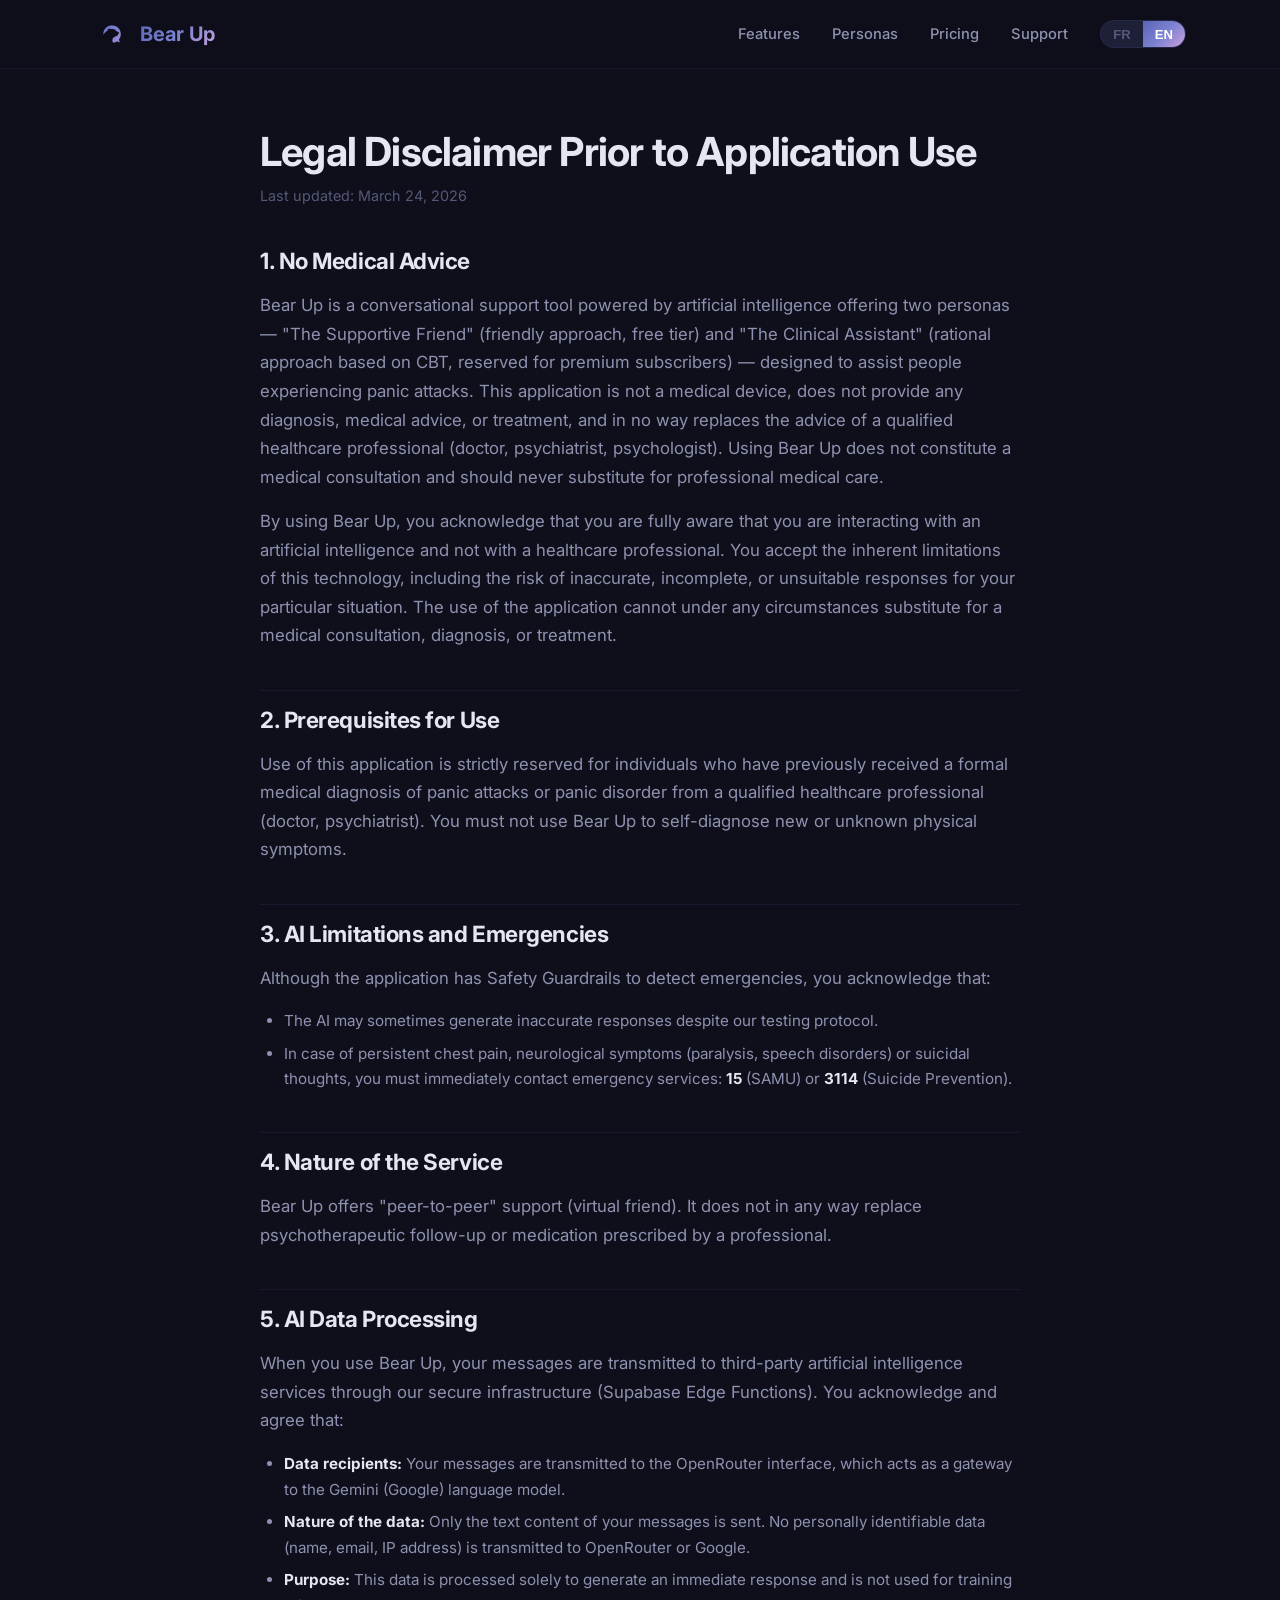
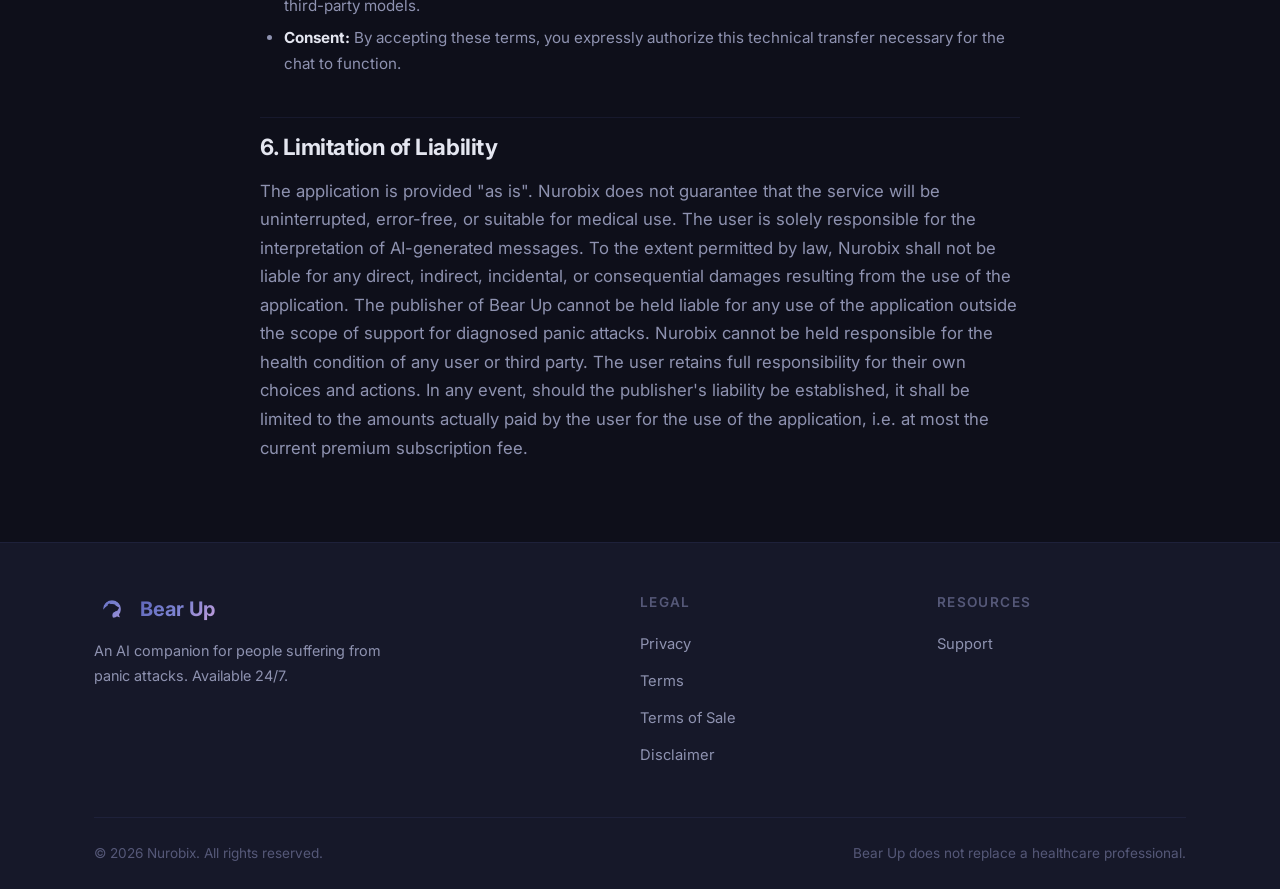
<file: disclaimer.html>
<!DOCTYPE html>
<html lang="fr">
<head>
  <meta charset="UTF-8">
  <meta name="viewport" content="width=device-width, initial-scale=1.0">
  <title>Bear Up — Avertissement légal préalable à l'utilisation</title>
  <meta name="description" content="Avertissement légal préalable à l'utilisation de l'application Bear Up.">
  <meta name="theme-color" content="#0E0F1A">
  <link rel="canonical" href="https://bearup.app/disclaimer.html">
  <link rel="icon" type="image/png" href="bearup-icon-transparent-background.png">
  <link rel="preconnect" href="https://fonts.googleapis.com">
  <link rel="preconnect" href="https://fonts.gstatic.com" crossorigin>
  <link href="https://fonts.googleapis.com/css2?family=Inter:wght@400;500;600;700;800&display=swap" rel="stylesheet">
  <link rel="stylesheet" href="styles.css">
</head>
<body>

  <!-- ═══ Navigation ═══ -->
  <nav class="nav">
    <div class="nav-inner">
      <a href="index.html" class="nav-logo">
        <img src="bearup-icon-transparent-background.png" alt="Bear Up" width="36" height="36">
        <span>Bear Up</span>
      </a>
      <ul class="nav-links">
        <li><a href="index.html#features" data-i18n="nav.features">Fonctionnalités</a></li>
        <li><a href="index.html#personas" data-i18n="nav.personas">Personas</a></li>
        <li><a href="index.html#pricing" data-i18n="nav.pricing">Tarifs</a></li>
        <li><a href="support.html" data-i18n="nav.support">Support</a></li>
        <li>
          <div class="lang-switch">
            <button class="lang-btn" data-lang="fr">FR</button>
            <button class="lang-btn" data-lang="en">EN</button>
          </div>
        </li>
      </ul>
      <button class="nav-toggle" aria-label="Menu" aria-expanded="false">
        <span></span><span></span><span></span>
      </button>
    </div>
  </nav>

  <!-- ═══ Disclaimer ═══ -->
  <main class="legal-page">
    <div class="container">
      <div class="legal-content">
        <h1 data-i18n="disclaimer.title">Avertissement Légal préalable à l'utilisation de l'application</h1>
        <p class="legal-date" data-i18n="disclaimer.date">Dernière mise à jour : 24 mars 2026</p>

        <h2 data-i18n="disclaimer.h2.1">1. Absence de conseil médical</h2>
        <p data-i18n="disclaimer.p.1">Bear Up est un outil de support conversationnel animé par une intelligence artificielle proposant deux personas — "L'Ami Solidaire" (approche amicale, offre gratuite) et "L'Assistant Clinique" (approche rationnelle basée sur les TCC, réservé aux abonnés premium) — conçu pour accompagner les personnes en crise d'attaque de panique. Cette application n'est pas un dispositif médical, ne délivre aucun diagnostic, avis médical ou traitement et ne remplace en aucun cas l'avis d'un professionnel de santé qualifié (médecin, psychiatre, psychologue). L'utilisation de Bear Up ne constitue pas une consultation médicale et ne doit jamais se substituer à un suivi médical professionnel.</p>
        <p data-i18n="disclaimer.p.1b">En utilisant Bear Up, vous reconnaissez avoir pleinement conscience que vous interagissez avec une intelligence artificielle et non avec un professionnel de santé. Vous acceptez les limitations inhérentes à cette technologie, notamment le risque de réponses imprécises, incomplètes ou inadaptées à votre situation particulière. L'utilisation de l'application ne saurait en aucun cas se substituer à une consultation, un diagnostic ou un traitement médical.</p>

        <h2 data-i18n="disclaimer.h2.2">2. Prérequis à l'utilisation</h2>
        <p data-i18n="disclaimer.p.2">L'utilisation de cette application est strictement réservée aux personnes ayant préalablement reçu un diagnostic médical formel d'attaques de panique ou de trouble panique par un professionnel de santé qualifié (médecin, psychiatre). Vous ne devez pas utiliser Bear Up pour auto-diagnostiquer des symptômes physiques nouveaux ou inconnus.</p>

        <h2 data-i18n="disclaimer.h2.3">3. Limites de l'IA et Urgences</h2>
        <p data-i18n="disclaimer.p.3a">Bien que l'application dispose de verrous de sécurité (Safety Guardrails) pour détecter les urgences, vous reconnaissez que :</p>
        <ul>
          <li data-i18n="disclaimer.li.3a">L'IA peut parfois générer des réponses imprécises malgré notre protocole de test.</li>
          <li data-i18n="disclaimer.li.3b" data-i18n-html>En cas de douleurs thoraciques persistantes, de symptômes neurologiques (paralysie, troubles de la parole) ou de pensées suicidaires, vous devez immédiatement contacter les services d'urgence : le <strong>15</strong> (SAMU) ou le <strong>3114</strong> (Prévention Suicide).</li>
        </ul>

        <h2 data-i18n="disclaimer.h2.4">4. Nature du service</h2>
        <p data-i18n="disclaimer.p.4">Bear Up propose un soutien de type "pair-à-pair" (ami virtuel). Il ne remplace en aucun cas un suivi psychothérapeutique ou un traitement médicamenteux prescrit par un professionnel.</p>

        <h2 data-i18n="disclaimer.h2.5">5. Traitement des données par intelligence artificielle</h2>
        <p data-i18n="disclaimer.p.5a">Lorsque vous utilisez Bear Up, vos messages sont transmis à des services d'intelligence artificielle tiers via notre infrastructure sécurisée (Supabase Edge Functions). Vous reconnaissez et acceptez que :</p>
        <ul>
          <li data-i18n="disclaimer.li.5a" data-i18n-html><strong>Destinataires des données :</strong> Vos messages sont transmis à l'interface OpenRouter, qui agit comme passerelle vers le modèle de langage Gemini (Google).</li>
          <li data-i18n="disclaimer.li.5b" data-i18n-html><strong>Nature des données :</strong> Seul le contenu textuel de vos messages est envoyé. Aucune donnée personnelle identifiable (nom, email, adresse IP) n'est transmise à OpenRouter ou Google.</li>
          <li data-i18n="disclaimer.li.5c" data-i18n-html><strong>Finalité :</strong> Ces données sont traitées uniquement pour générer une réponse immédiate et ne sont pas utilisées pour l'entraînement de modèles tiers.</li>
          <li data-i18n="disclaimer.li.5d" data-i18n-html><strong>Consentement :</strong> En validant ces conditions, vous autorisez expressément ce transfert technique nécessaire au fonctionnement du chat.</li>
        </ul>

        <h2 data-i18n="disclaimer.h2.6">6. Limitation de responsabilité</h2>
        <p data-i18n="disclaimer.p.6">L'application est fournie "en l'état". Nurobix ne garantit pas que le service sera ininterrompu, exempt d'erreurs ou adapté à un usage médical. L'utilisateur est seul responsable de l'interprétation des messages générés par l'IA. Dans les limites autorisées par la loi, Nurobix ne sera pas responsable des dommages directs, indirects, accessoires ou consécutifs résultant de l'utilisation de l'application. L'éditeur de Bear Up ne saurait être tenu responsable d'une utilisation de l'application en dehors du cadre du soutien aux attaques de panique diagnostiquées. Nurobix ne saurait être tenu responsable de l'état de santé d'un utilisateur ou d'un tiers. L'utilisateur garde intacte sa responsabilité de choix et d'action. En tout état de cause, si la responsabilité de l'éditeur devait être engagée, elle serait limitée aux montants effectivement versés par l'utilisateur pour l'utilisation de l'application, soit au maximum le montant de l'abonnement premium en cours.</p>
      </div>
    </div>
  </main>

  <!-- ═══ Footer ═══ -->
  <footer class="footer">
    <div class="container">
      <div class="footer-grid">
        <div class="footer-brand">
          <a href="index.html" class="nav-logo">
            <img src="bearup-icon-transparent-background.png" alt="Bear Up" width="36" height="36">
            <span>Bear Up</span>
          </a>
          <p data-i18n="footer.desc">Un compagnon IA pour les personnes souffrant d'attaques de panique. Disponible 24/7.</p>
        </div>
        <div>
          <div class="footer-title" data-i18n="footer.legal">Légal</div>
          <ul class="footer-links">
            <li><a href="privacy.html" data-i18n="nav.privacy">Confidentialité</a></li>
            <li><a href="terms.html" data-i18n="nav.terms">CGU</a></li>
            <li><a href="cgv.html" data-i18n="nav.cgv">CGV</a></li>
            <li><a href="disclaimer.html" data-i18n="nav.disclaimer">Disclaimer</a></li>
          </ul>
        </div>
        <div>
          <div class="footer-title" data-i18n="footer.resources">Ressources</div>
          <ul class="footer-links">
            <li><a href="support.html" data-i18n="nav.support">Support</a></li>
          </ul>
        </div>
      </div>
      <div class="footer-bottom">
        <p data-i18n="footer.copyright">&copy; 2026 Nurobix. Tous droits réservés.</p>
        <p data-i18n="footer.not-medical">Bear Up ne remplace pas un professionnel de santé.</p>
      </div>
    </div>
  </footer>

  <script src="script.js"></script>
</body>
</html>
</file>
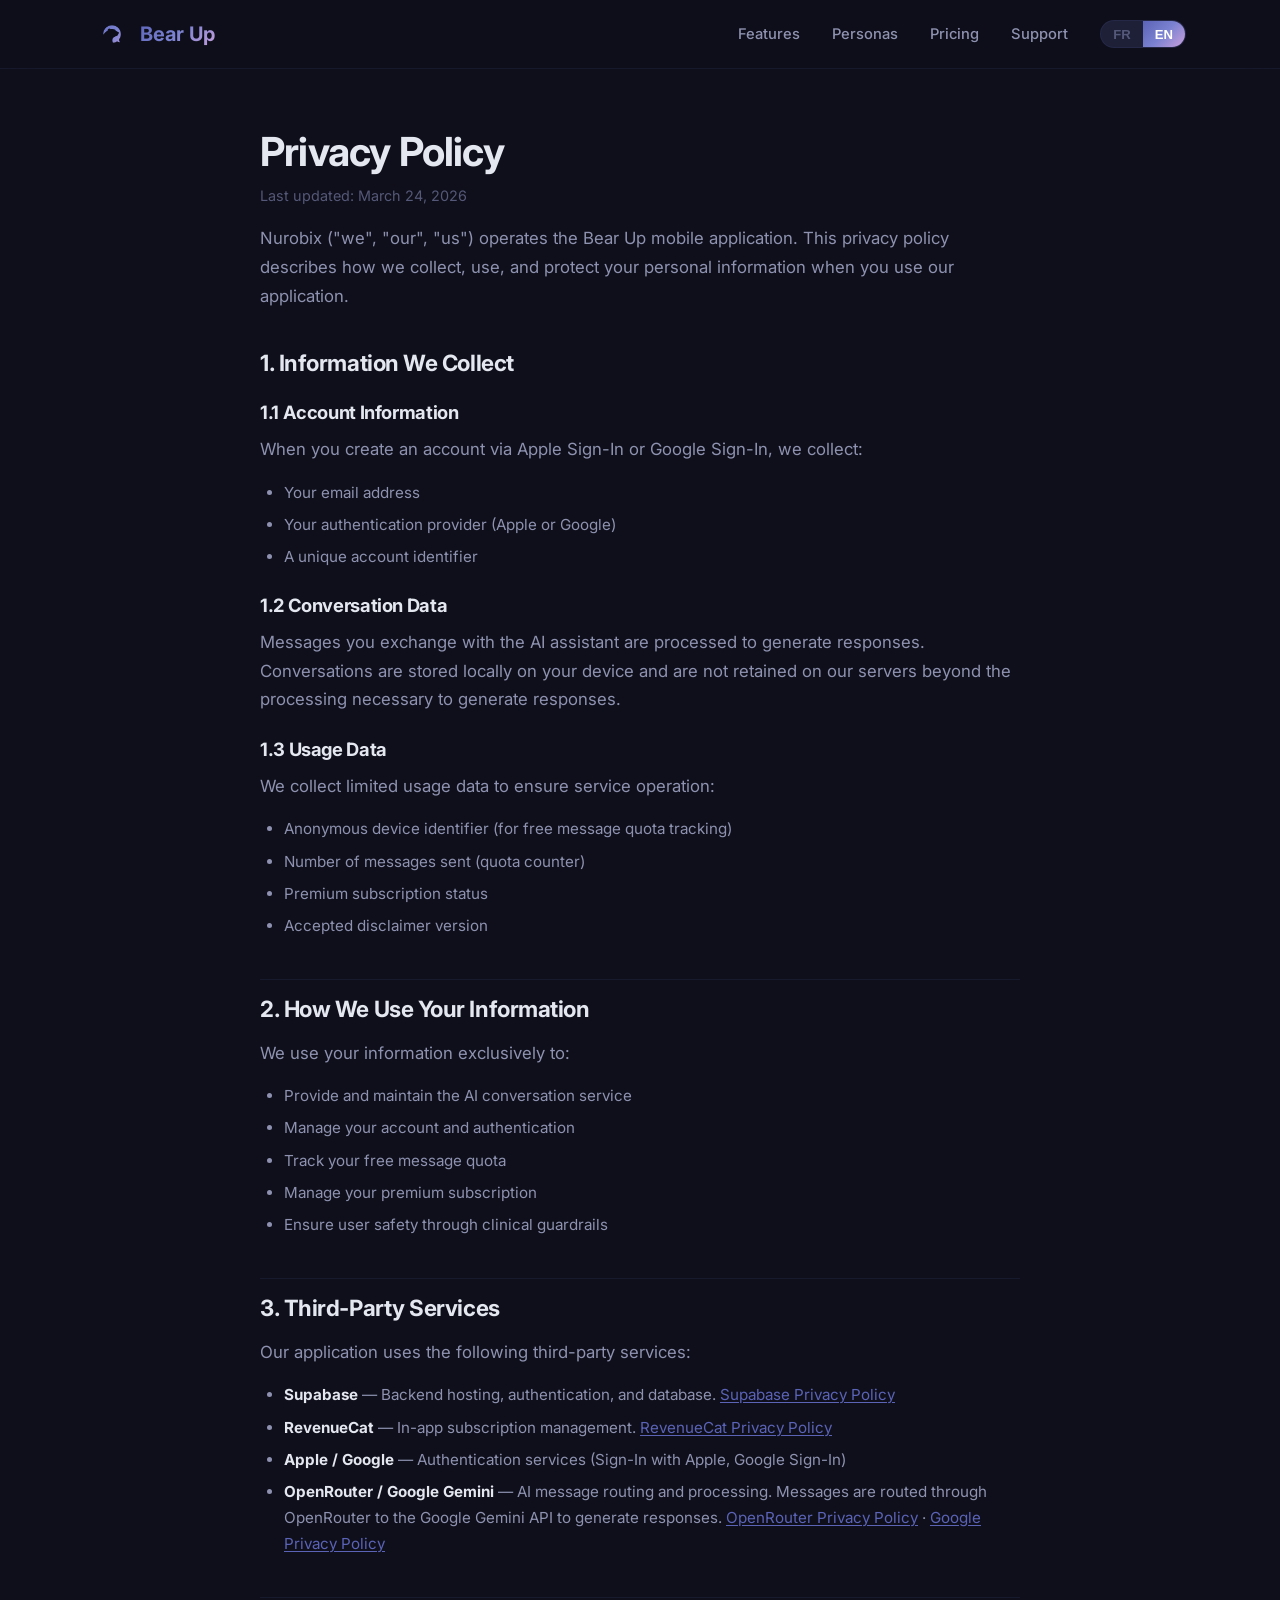
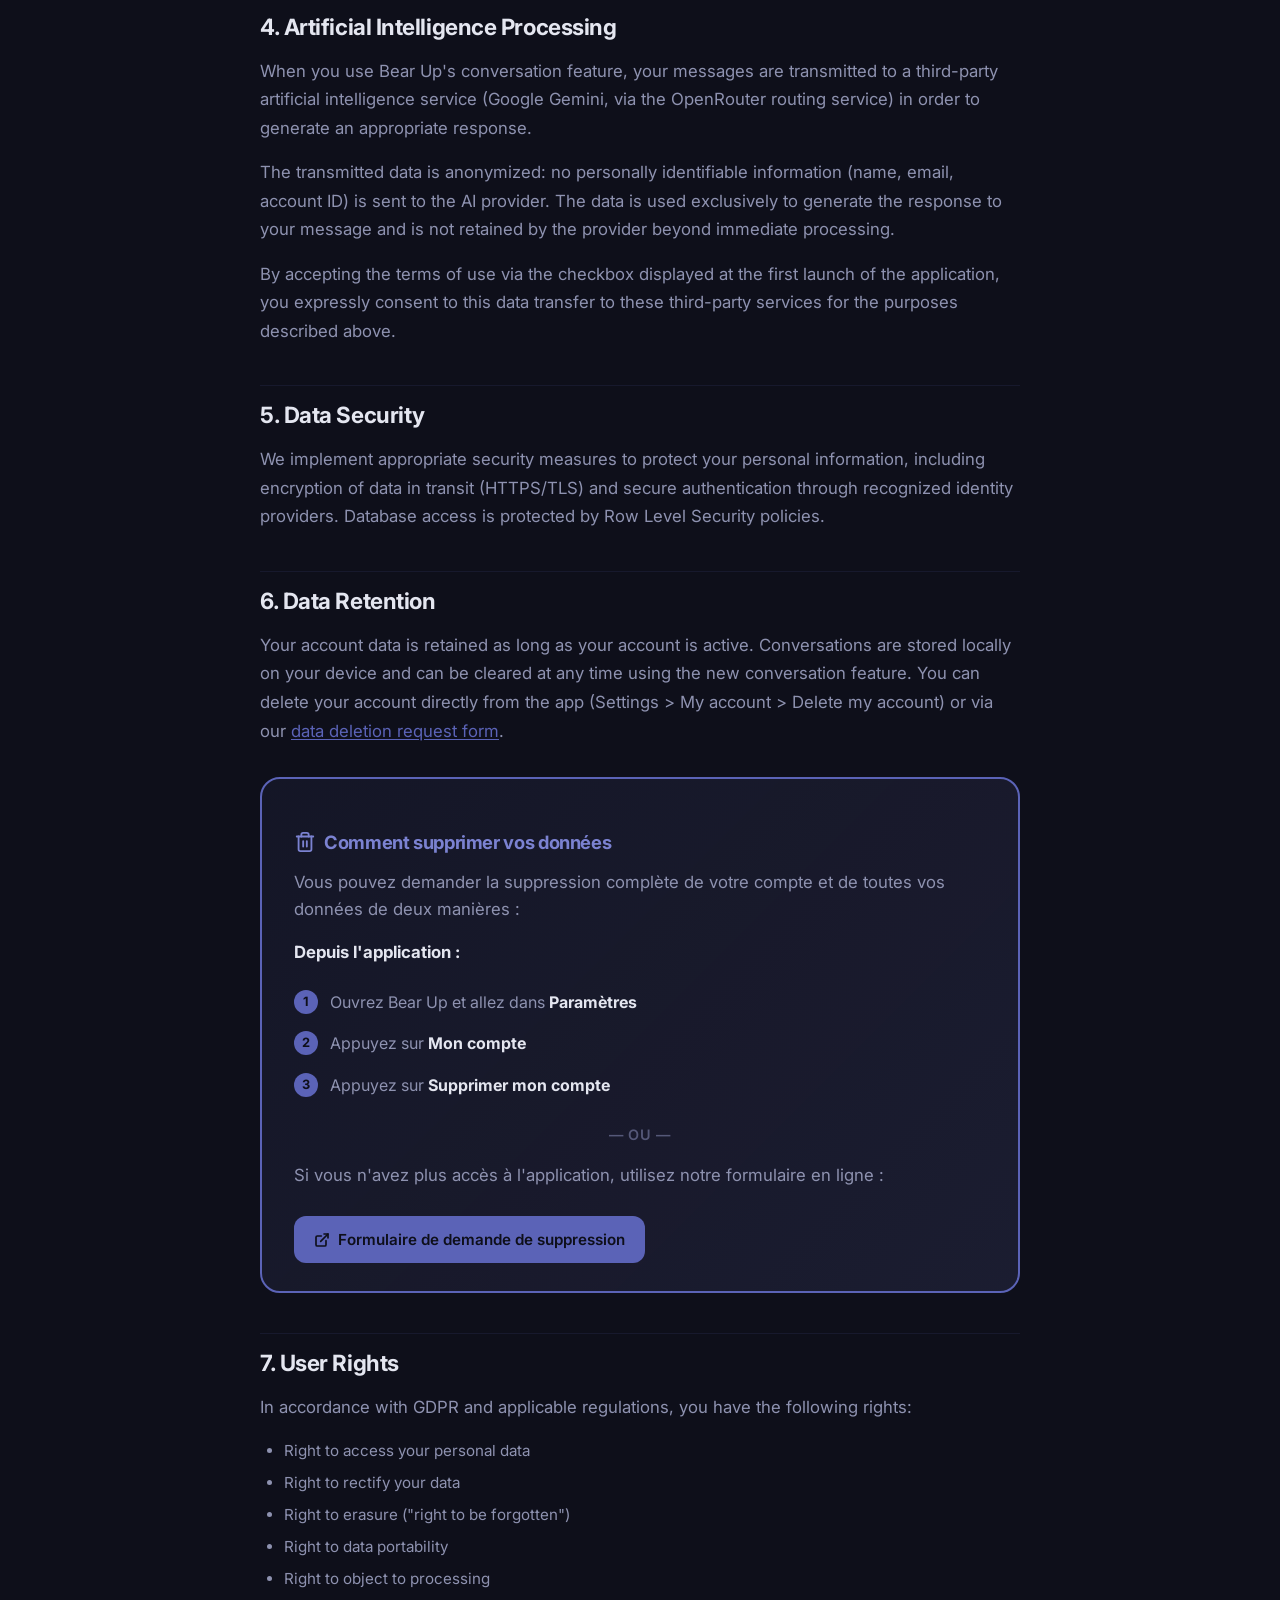
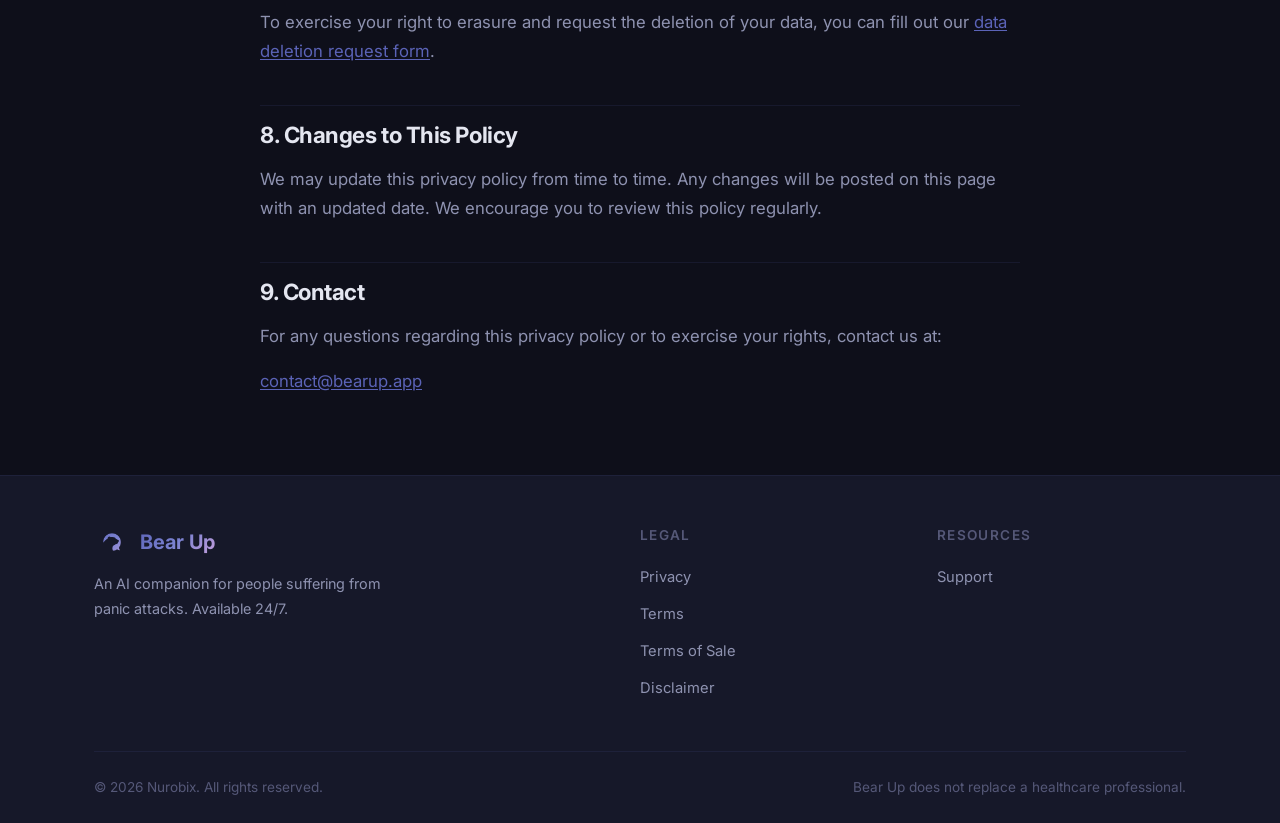
<file: privacy.html>
<!DOCTYPE html>
<html lang="fr">
<head>
  <meta charset="UTF-8">
  <meta name="viewport" content="width=device-width, initial-scale=1.0">
  <title>Bear Up — Politique de confidentialité</title>
  <meta name="description" content="Politique de confidentialité de l'application Bear Up.">
  <meta name="theme-color" content="#0E0F1A">
  <link rel="canonical" href="https://bearup.app/privacy.html">
  <link rel="icon" type="image/png" href="bearup-icon-transparent-background.png">
  <link rel="preconnect" href="https://fonts.googleapis.com">
  <link rel="preconnect" href="https://fonts.gstatic.com" crossorigin>
  <link href="https://fonts.googleapis.com/css2?family=Inter:wght@400;500;600;700;800&display=swap" rel="stylesheet">
  <link rel="stylesheet" href="styles.css">
</head>
<body>

  <!-- ═══ Navigation ═══ -->
  <nav class="nav">
    <div class="nav-inner">
      <a href="index.html" class="nav-logo">
        <img src="bearup-icon-transparent-background.png" alt="Bear Up" width="36" height="36">
        <span>Bear Up</span>
      </a>
      <ul class="nav-links">
        <li><a href="index.html#features" data-i18n="nav.features">Fonctionnalités</a></li>
        <li><a href="index.html#personas" data-i18n="nav.personas">Personas</a></li>
        <li><a href="index.html#pricing" data-i18n="nav.pricing">Tarifs</a></li>
        <li><a href="support.html" data-i18n="nav.support">Support</a></li>
        <li>
          <div class="lang-switch">
            <button class="lang-btn" data-lang="fr">FR</button>
            <button class="lang-btn" data-lang="en">EN</button>
          </div>
        </li>
      </ul>
      <button class="nav-toggle" aria-label="Menu" aria-expanded="false">
        <span></span><span></span><span></span>
      </button>
    </div>
  </nav>

  <!-- ═══ Privacy Policy ═══ -->
  <main class="legal-page">
    <div class="container">
      <div class="legal-content">
        <h1 data-i18n="privacy.title">Politique de confidentialité</h1>
        <p class="legal-date" data-i18n="privacy.date">Dernière mise à jour : 24 mars 2026</p>
        <p data-i18n="privacy.intro" data-i18n-html>Nurobix ("nous", "notre") exploite l'application mobile Bear Up. Cette politique de confidentialité décrit comment nous collectons, utilisons et protégeons vos informations personnelles lorsque vous utilisez notre application.</p>

        <h2 data-i18n="privacy.h2.1">1. Informations collectées</h2>

        <h3 data-i18n="privacy.h3.1a">1.1 Informations de compte</h3>
        <p data-i18n="privacy.p.1a">Lorsque vous créez un compte via Apple Sign-In ou Google Sign-In, nous collectons :</p>
        <ul>
          <li data-i18n="privacy.li.1a1">Votre adresse e-mail</li>
          <li data-i18n="privacy.li.1a2">Votre fournisseur d'authentification (Apple ou Google)</li>
          <li data-i18n="privacy.li.1a3">Un identifiant unique de compte</li>
        </ul>

        <h3 data-i18n="privacy.h3.1b">1.2 Données de conversation</h3>
        <p data-i18n="privacy.p.1b">Les messages que vous échangez avec l'assistant IA sont traités pour générer des réponses. Les conversations sont stockées localement sur votre appareil et ne sont pas conservées sur nos serveurs au-delà du traitement nécessaire à la génération de la réponse.</p>

        <h3 data-i18n="privacy.h3.1c">1.3 Données d'utilisation</h3>
        <p data-i18n="privacy.p.1c">Nous collectons des données d'utilisation limitées pour assurer le fonctionnement du service :</p>
        <ul>
          <li data-i18n="privacy.li.1c1">Identifiant anonyme de l'appareil (pour le suivi du quota de messages gratuits)</li>
          <li data-i18n="privacy.li.1c2">Nombre de messages envoyés (compteur de quota)</li>
          <li data-i18n="privacy.li.1c3">Statut d'abonnement premium</li>
          <li data-i18n="privacy.li.1c4">Version du disclaimer acceptée</li>
        </ul>

        <h2 data-i18n="privacy.h2.2">2. Utilisation des informations</h2>
        <p data-i18n="privacy.p.2">Nous utilisons vos informations exclusivement pour :</p>
        <ul>
          <li data-i18n="privacy.li.2a">Fournir et maintenir le service de conversation IA</li>
          <li data-i18n="privacy.li.2b">Gérer votre compte et votre authentification</li>
          <li data-i18n="privacy.li.2c">Suivre votre quota de messages gratuits</li>
          <li data-i18n="privacy.li.2d">Gérer votre abonnement premium</li>
          <li data-i18n="privacy.li.2e">Assurer la sécurité des utilisateurs via les garde-fous cliniques</li>
        </ul>

        <h2 data-i18n="privacy.h2.3">3. Services tiers</h2>
        <p data-i18n="privacy.p.3">Notre application utilise les services tiers suivants :</p>
        <ul>
          <li data-i18n="privacy.li.3a" data-i18n-html><strong>Supabase</strong> — Hébergement backend, authentification et base de données. <a href="https://supabase.com/privacy" target="_blank" rel="noopener">Politique de confidentialité de Supabase</a></li>
          <li data-i18n="privacy.li.3b" data-i18n-html><strong>RevenueCat</strong> — Gestion des abonnements in-app. <a href="https://www.revenuecat.com/privacy" target="_blank" rel="noopener">Politique de confidentialité de RevenueCat</a></li>
          <li data-i18n="privacy.li.3c" data-i18n-html><strong>Apple / Google</strong> — Services d'authentification (Sign-In with Apple, Google Sign-In)</li>
          <li data-i18n="privacy.li.3d" data-i18n-html><strong>OpenRouter / Google Gemini</strong> — Routage et traitement des messages par intelligence artificielle. Les messages sont transmis via OpenRouter à l'API Google Gemini pour générer des réponses. <a href="https://openrouter.ai/privacy" target="_blank" rel="noopener">Politique de confidentialité d'OpenRouter</a> · <a href="https://policies.google.com/privacy" target="_blank" rel="noopener">Politique de confidentialité de Google</a></li>
        </ul>

        <h2 data-i18n="privacy.h2.4">4. Traitement par intelligence artificielle</h2>
        <p data-i18n="privacy.p.4a">Lorsque vous utilisez la fonction de conversation de Bear Up, vos messages sont transmis à un service d'intelligence artificielle tiers (Google Gemini, via le service de routage OpenRouter) afin de générer une réponse adaptée.</p>
        <p data-i18n="privacy.p.4b">Les données transmises sont anonymisées : aucune information permettant de vous identifier personnellement (nom, e-mail, identifiant de compte) n'est envoyée au fournisseur d'IA. Les données sont utilisées exclusivement pour générer la réponse à votre message et ne sont pas conservées par le fournisseur au-delà du traitement immédiat.</p>
        <p data-i18n="privacy.p.4c">En acceptant les conditions d'utilisation via la case de validation affichée au premier lancement de l'application, vous consentez expressément à ce transfert de données vers ces services tiers aux fins décrites ci-dessus.</p>

        <h2 data-i18n="privacy.h2.5">5. Sécurité des données</h2>
        <p data-i18n="privacy.p.5">Nous mettons en œuvre des mesures de sécurité appropriées pour protéger vos informations personnelles, notamment le chiffrement des données en transit (HTTPS/TLS) et l'authentification sécurisée via des fournisseurs d'identité reconnus. L'accès à la base de données est protégé par des politiques de sécurité au niveau des lignes (Row Level Security).</p>

        <h2 data-i18n="privacy.h2.6">6. Conservation des données</h2>
        <p data-i18n="privacy.p.6">Vos données de compte sont conservées tant que votre compte est actif. Les conversations sont stockées localement sur votre appareil et peuvent être effacées à tout moment en utilisant la fonction de nouvelle conversation.</p>

        <div class="data-deletion-callout">
          <h3>
            <svg width="22" height="22" viewBox="0 0 24 24" fill="none" stroke="currentColor" stroke-width="2" stroke-linecap="round" stroke-linejoin="round"><polyline points="3 6 5 6 21 6"/><path d="M19 6v14a2 2 0 0 1-2 2H7a2 2 0 0 1-2-2V6m3 0V4a2 2 0 0 1 2-2h4a2 2 0 0 1 2 2v2"/><line x1="10" y1="11" x2="10" y2="17"/><line x1="14" y1="11" x2="14" y2="17"/></svg>
            <span data-i18n="privacy.deletion.title">Comment supprimer vos données</span>
          </h3>
          <p data-i18n="privacy.deletion.desc">Vous pouvez demander la suppression complète de votre compte et de toutes vos données de deux manières :</p>
          <p data-i18n="privacy.deletion.method1.title"><strong>Depuis l'application :</strong></p>
          <ol>
            <li data-i18n="privacy.deletion.step1">Ouvrez Bear Up et allez dans <strong>Paramètres</strong></li>
            <li data-i18n="privacy.deletion.step2">Appuyez sur <strong>Mon compte</strong></li>
            <li data-i18n="privacy.deletion.step3">Appuyez sur <strong>Supprimer mon compte</strong></li>
          </ol>
          <p class="deletion-or" data-i18n="privacy.deletion.or">— ou —</p>
          <p data-i18n="privacy.deletion.method2">Si vous n'avez plus accès à l'application, utilisez notre formulaire en ligne :</p>
          <a href="https://forms.gle/53ep82836j8of8sRA" target="_blank" rel="noopener" class="btn-deletion" data-i18n="privacy.deletion.btn">
            <svg width="16" height="16" viewBox="0 0 24 24" fill="none" stroke="currentColor" stroke-width="2.5" stroke-linecap="round" stroke-linejoin="round"><path d="M18 13v6a2 2 0 0 1-2 2H5a2 2 0 0 1-2-2V8a2 2 0 0 1 2-2h6"/><polyline points="15 3 21 3 21 9"/><line x1="10" y1="14" x2="21" y2="3"/></svg>
            Formulaire de demande de suppression
          </a>
        </div>

        <h2 data-i18n="privacy.h2.7">7. Droits des utilisateurs</h2>
        <p data-i18n="privacy.p.7">Conformément au RGPD et aux réglementations applicables, vous disposez des droits suivants :</p>
        <ul>
          <li data-i18n="privacy.li.7a">Droit d'accès à vos données personnelles</li>
          <li data-i18n="privacy.li.7b">Droit de rectification de vos données</li>
          <li data-i18n="privacy.li.7c">Droit à l'effacement ("droit à l'oubli")</li>
          <li data-i18n="privacy.li.7d">Droit à la portabilité de vos données</li>
          <li data-i18n="privacy.li.7e">Droit d'opposition au traitement</li>
        </ul>
        <p data-i18n="privacy.p.7b" data-i18n-html>Pour exercer vos droits, contactez-nous via le <a href="https://forms.gle/53ep82836j8of8sRA" target="_blank" rel="noopener">formulaire de demande de suppression</a> ou par e-mail.</p>

        <h2 data-i18n="privacy.h2.8">8. Modifications de cette politique</h2>
        <p data-i18n="privacy.p.8">Nous pouvons mettre à jour cette politique de confidentialité de temps à autre. Toute modification sera publiée sur cette page avec une nouvelle date de mise à jour. Nous vous encourageons à consulter régulièrement cette politique.</p>

        <h2 data-i18n="privacy.h2.9">9. Contact</h2>
        <p data-i18n="privacy.p.9">Pour toute question relative à cette politique de confidentialité ou pour exercer vos droits, contactez-nous à :</p>
        <p><a href="#" class="email-protected" data-u="contact" data-d="bearup.app">[email protégé — activez JavaScript]</a></p>
      </div>
    </div>
  </main>

  <!-- ═══ Footer ═══ -->
  <footer class="footer">
    <div class="container">
      <div class="footer-grid">
        <div class="footer-brand">
          <a href="index.html" class="nav-logo">
            <img src="bearup-icon-transparent-background.png" alt="Bear Up" width="36" height="36">
            <span>Bear Up</span>
          </a>
          <p data-i18n="footer.desc">Un compagnon IA pour les personnes souffrant d'attaques de panique. Disponible 24/7.</p>
        </div>
        <div>
          <div class="footer-title" data-i18n="footer.legal">Légal</div>
          <ul class="footer-links">
            <li><a href="privacy.html" data-i18n="nav.privacy">Confidentialité</a></li>
            <li><a href="terms.html" data-i18n="nav.terms">CGU</a></li>
            <li><a href="cgv.html" data-i18n="nav.cgv">CGV</a></li>
            <li><a href="disclaimer.html" data-i18n="nav.disclaimer">Disclaimer</a></li>
          </ul>
        </div>
        <div>
          <div class="footer-title" data-i18n="footer.resources">Ressources</div>
          <ul class="footer-links">
            <li><a href="support.html" data-i18n="nav.support">Support</a></li>
          </ul>
        </div>
      </div>
      <div class="footer-bottom">
        <p data-i18n="footer.copyright">© 2026 Nurobix. Tous droits réservés.</p>
        <p data-i18n="footer.not-medical">Bear Up ne remplace pas un professionnel de santé.</p>
      </div>
    </div>
  </footer>

  <script src="script.js"></script>
</body>
</html>
</file>
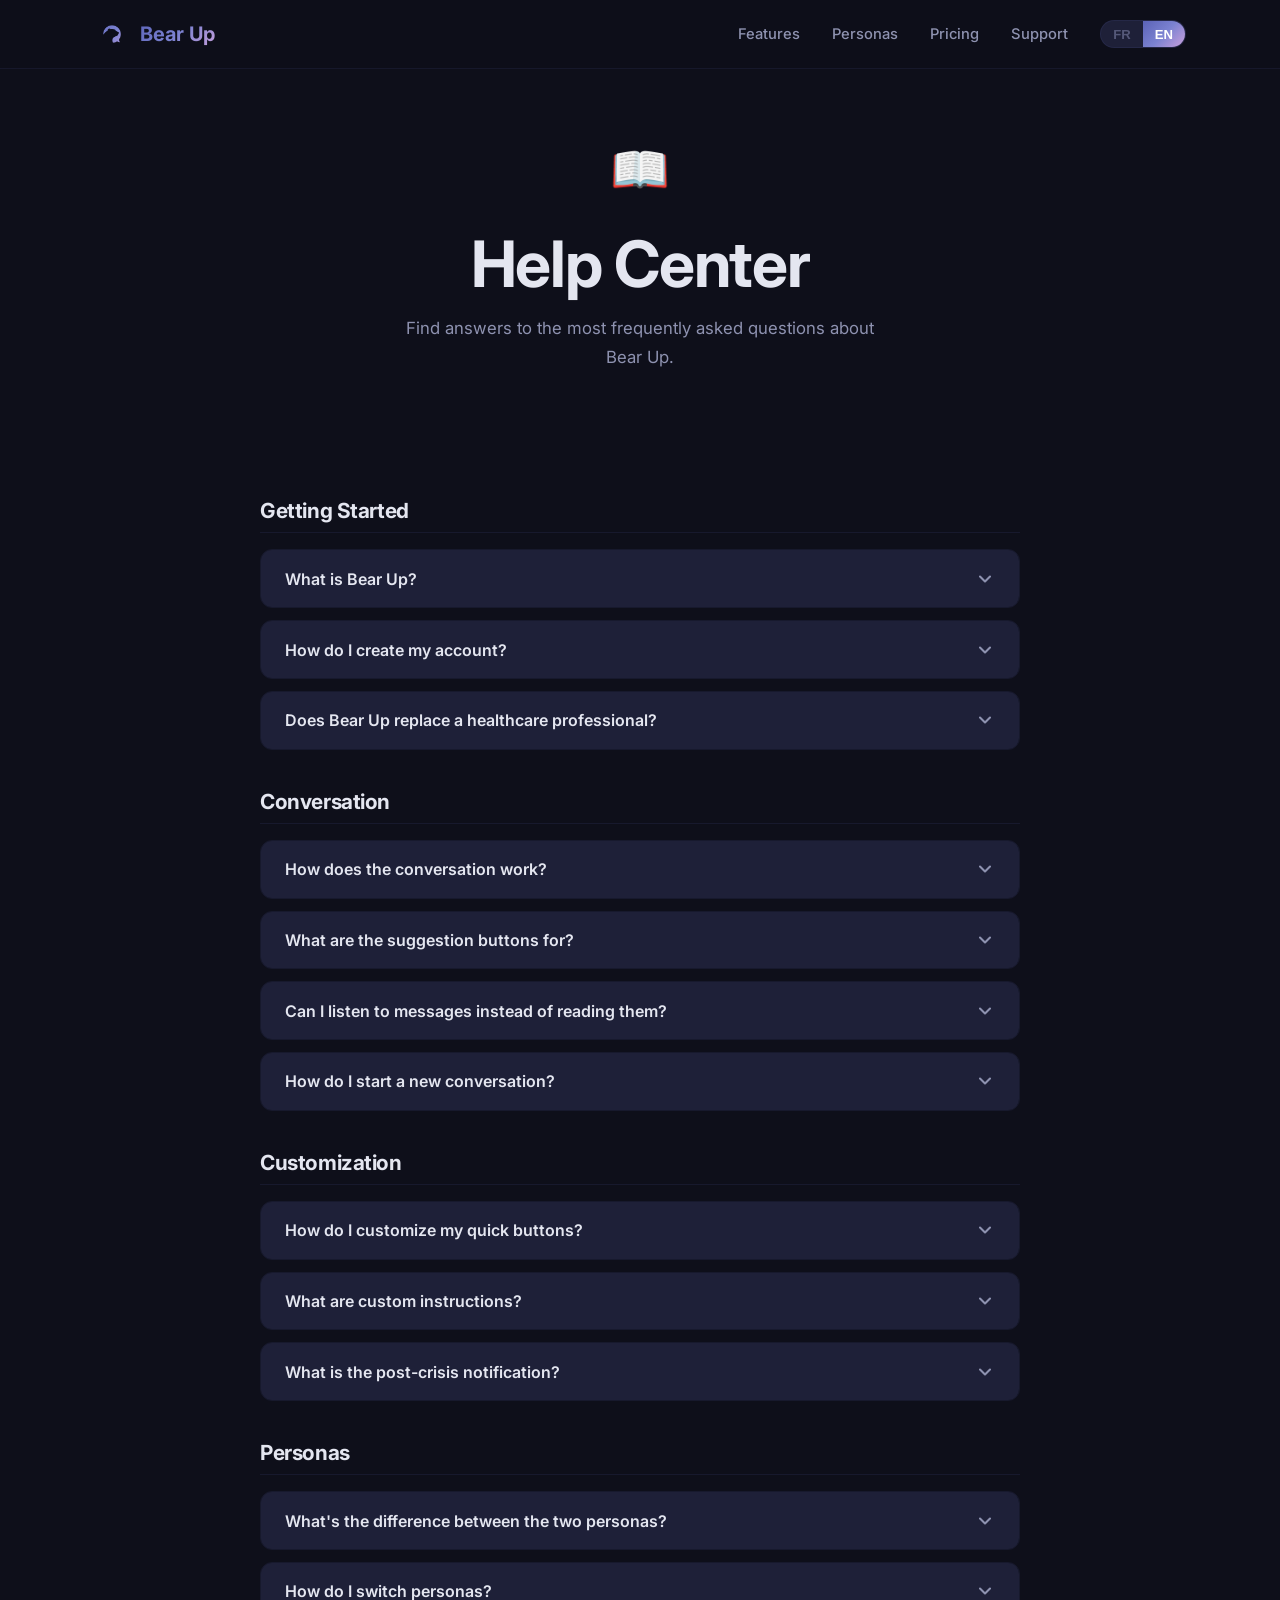
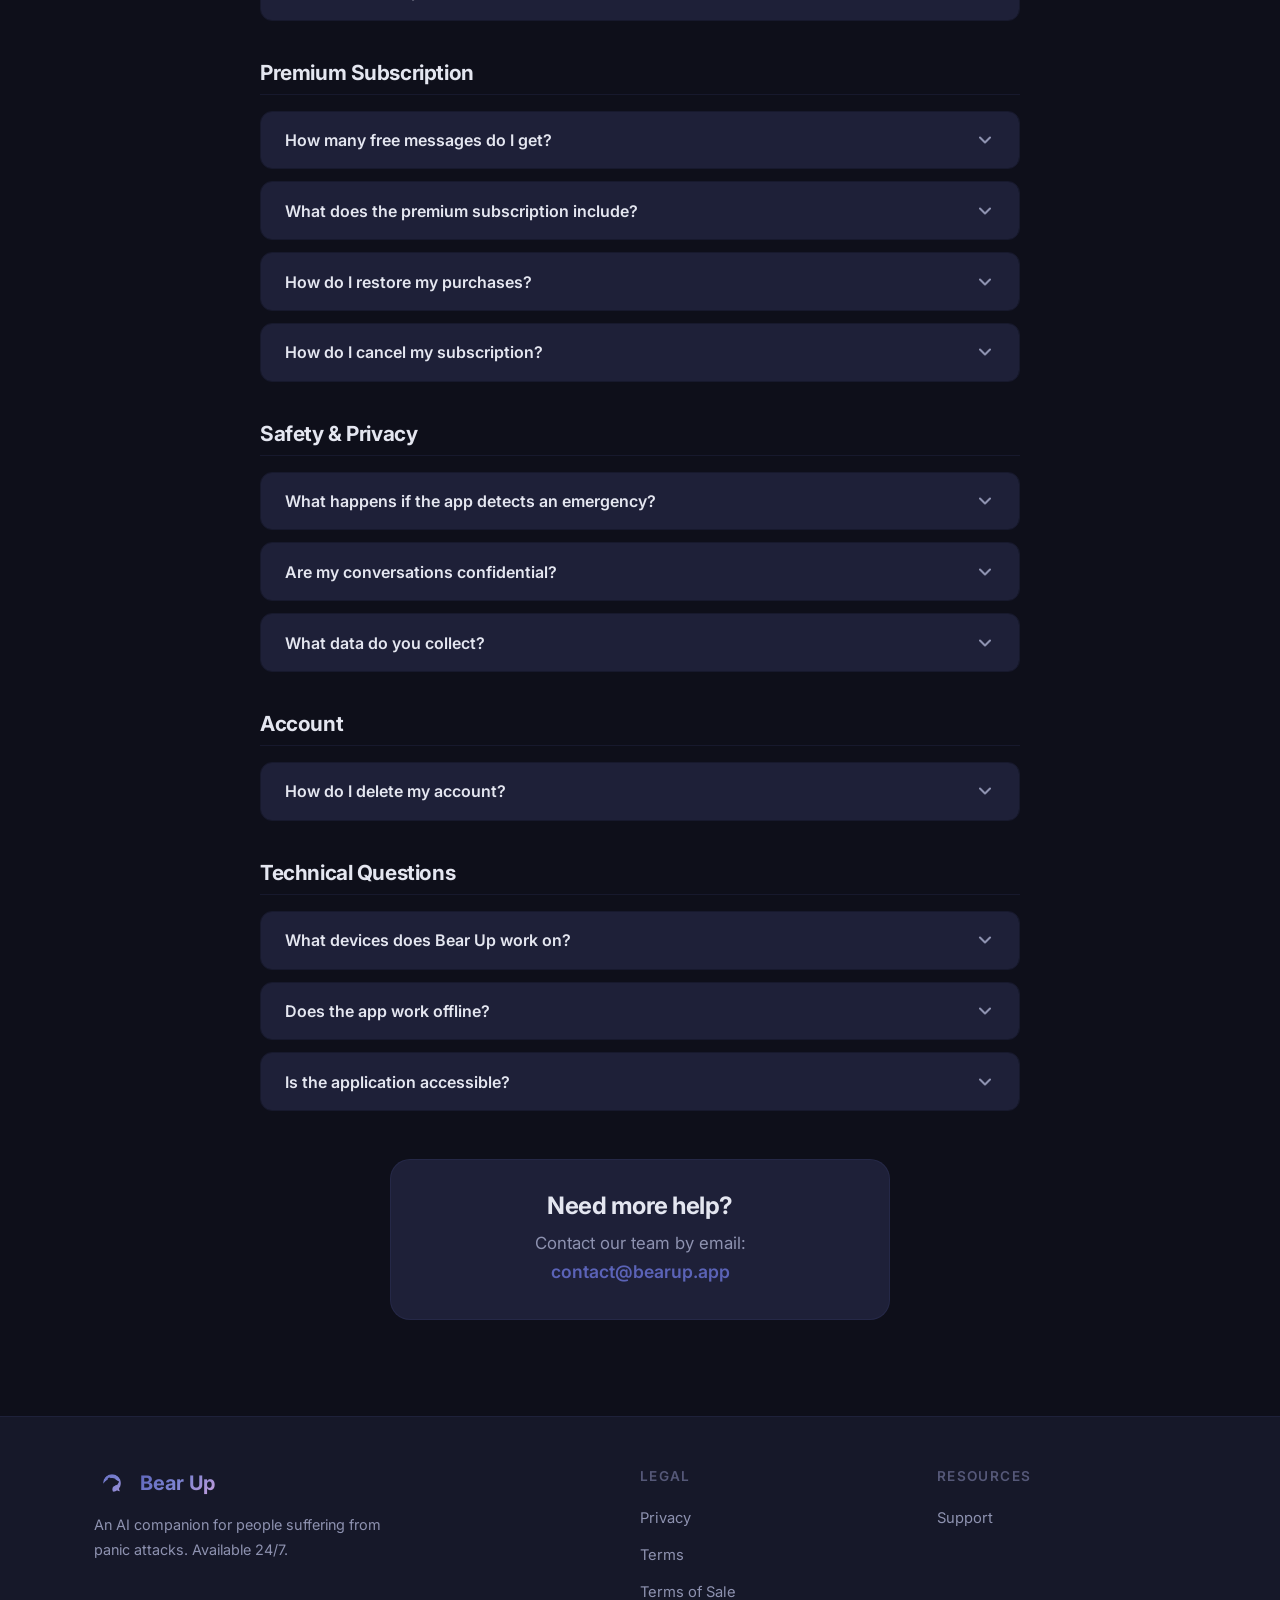
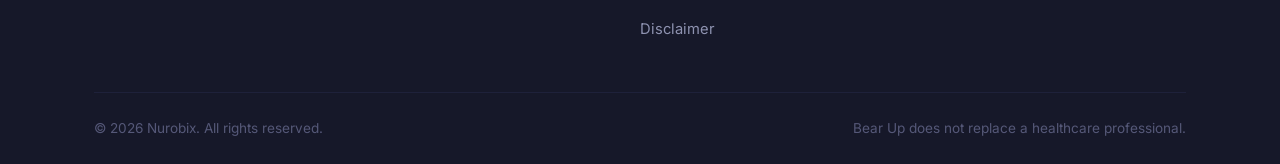
<file: support.html>
<!DOCTYPE html>
<html lang="fr">
<head>
  <meta charset="UTF-8">
  <meta name="viewport" content="width=device-width, initial-scale=1.0">
  <title>Bear Up — Centre d'aide</title>
  <meta name="description" content="Questions fréquentes et support pour l'application Bear Up.">
  <meta name="theme-color" content="#0E0F1A">
  <link rel="canonical" href="https://bearup.app/support.html">
  <link rel="icon" type="image/png" href="bearup-icon-transparent-background.png">
  <link rel="preconnect" href="https://fonts.googleapis.com">
  <link rel="preconnect" href="https://fonts.gstatic.com" crossorigin>
  <link href="https://fonts.googleapis.com/css2?family=Inter:wght@400;500;600;700;800&display=swap" rel="stylesheet">
  <link rel="stylesheet" href="styles.css">
</head>
<body>

  <!-- ═══ Navigation ═══ -->
  <nav class="nav">
    <div class="nav-inner">
      <a href="index.html" class="nav-logo">
        <img src="bearup-icon-transparent-background.png" alt="Bear Up" width="36" height="36">
        <span>Bear Up</span>
      </a>
      <ul class="nav-links">
        <li><a href="index.html#features" data-i18n="nav.features">Fonctionnalités</a></li>
        <li><a href="index.html#personas" data-i18n="nav.personas">Personas</a></li>
        <li><a href="index.html#pricing" data-i18n="nav.pricing">Tarifs</a></li>
        <li><a href="support.html" data-i18n="nav.support">Support</a></li>
        <li>
          <div class="lang-switch">
            <button class="lang-btn" data-lang="fr">FR</button>
            <button class="lang-btn" data-lang="en">EN</button>
          </div>
        </li>
      </ul>
      <button class="nav-toggle" aria-label="Menu" aria-expanded="false">
        <span></span><span></span><span></span>
      </button>
    </div>
  </nav>

  <!-- ═══ Support Hero ═══ -->
  <section class="support-hero">
    <div class="container">
      <div style="font-size: 3rem; margin-bottom: 1rem;">📖</div>
      <h1 data-i18n="support.title">Centre d'aide</h1>
      <p data-i18n="support.subtitle">Retrouvez les réponses aux questions les plus fréquentes sur Bear Up.</p>
    </div>
  </section>

  <!-- ═══ FAQ ═══ -->
  <section class="section">
    <div class="container">
      <div class="faq-container">

        <!-- Getting Started -->
        <div class="faq-category reveal">
          <h2 class="faq-category-title" data-i18n="faq.cat.start">Premiers pas</h2>

          <div class="faq-item">
            <button class="faq-question">
              <span data-i18n="faq.start.q1">Qu'est-ce que Bear Up ?</span>
              <svg class="faq-chevron" viewBox="0 0 24 24" fill="none" stroke-width="2.5" stroke-linecap="round" stroke-linejoin="round"><polyline points="6 9 12 15 18 9"/></svg>
            </button>
            <div class="faq-answer">
              <div class="faq-answer-inner">
                <p data-i18n="faq.start.a1" data-i18n-html>Bear Up est une application mobile de support conversationnel pour les personnes souffrant d'attaques de panique. Elle propose un assistant IA disponible 24h/24 et 7j/7 qui comprend les attaques de panique et t'aide à reprendre le contrôle grâce à des techniques validées (respiration, grounding, rassurance physiologique).</p>
              </div>
            </div>
          </div>

          <div class="faq-item">
            <button class="faq-question">
              <span data-i18n="faq.start.q2">Comment créer mon compte ?</span>
              <svg class="faq-chevron" viewBox="0 0 24 24" fill="none" stroke-width="2.5" stroke-linecap="round" stroke-linejoin="round"><polyline points="6 9 12 15 18 9"/></svg>
            </button>
            <div class="faq-answer">
              <div class="faq-answer-inner">
                <p data-i18n="faq.start.a2" data-i18n-html>Tu peux créer un compte en un clic avec "Se connecter avec Apple" (sur iPhone/iPad) ou "Continuer avec Google" (sur tous les appareils). Aucun mot de passe à retenir ! Après connexion, tu acceptes les conditions d'utilisation et tu accèdes directement à la conversation.</p>
              </div>
            </div>
          </div>

          <div class="faq-item">
            <button class="faq-question">
              <span data-i18n="faq.start.q3">Bear Up remplace-t-il un professionnel de santé ?</span>
              <svg class="faq-chevron" viewBox="0 0 24 24" fill="none" stroke-width="2.5" stroke-linecap="round" stroke-linejoin="round"><polyline points="6 9 12 15 18 9"/></svg>
            </button>
            <div class="faq-answer">
              <div class="faq-answer-inner">
                <p data-i18n="faq.start.a3" data-i18n-html><strong>Non, absolument pas.</strong> Bear Up est un outil de soutien complémentaire. Il ne pose aucun diagnostic, ne prescrit aucun traitement et ne fournit pas de conseils médicaux. Si tu souffres d'attaques de panique récurrentes, consulte un professionnel de santé (médecin, psychologue, psychiatre).</p>
              </div>
            </div>
          </div>
        </div>

        <!-- Conversation -->
        <div class="faq-category reveal">
          <h2 class="faq-category-title" data-i18n="faq.cat.conversation">Conversation</h2>

          <div class="faq-item">
            <button class="faq-question">
              <span data-i18n="faq.conv.q1">Comment fonctionne la conversation ?</span>
              <svg class="faq-chevron" viewBox="0 0 24 24" fill="none" stroke-width="2.5" stroke-linecap="round" stroke-linejoin="round"><polyline points="6 9 12 15 18 9"/></svg>
            </button>
            <div class="faq-answer">
              <div class="faq-answer-inner">
                <p data-i18n="faq.conv.a1" data-i18n-html>Tu peux soit écrire librement ce que tu ressens dans le champ texte (max 1000 caractères), soit utiliser l'un des 6 boutons de suggestion rapide. L'assistant IA te répondra en quelques secondes avec des techniques de respiration, de grounding, ou de rassurance adaptées à ce que tu décris.</p>
              </div>
            </div>
          </div>

          <div class="faq-item">
            <button class="faq-question">
              <span data-i18n="faq.conv.q2">À quoi servent les boutons de suggestion ?</span>
              <svg class="faq-chevron" viewBox="0 0 24 24" fill="none" stroke-width="2.5" stroke-linecap="round" stroke-linejoin="round"><polyline points="6 9 12 15 18 9"/></svg>
            </button>
            <div class="faq-answer">
              <div class="faq-answer-inner">
                <p data-i18n="faq.conv.a2" data-i18n-html>Les 6 boutons sont conçus pour les moments où taper du texte est difficile (mains tremblantes, vision trouble). Chaque bouton envoie un message prédéfini à l'assistant, par exemple "J'ai besoin d'aide, je fais une attaque de panique" ou "Mon cœur bat super vite, j'ai peur que ce soit grave". Il suffit d'un tap.</p>
              </div>
            </div>
          </div>

          <div class="faq-item">
            <button class="faq-question">
              <span data-i18n="faq.conv.q3">Puis-je écouter les messages au lieu de les lire ?</span>
              <svg class="faq-chevron" viewBox="0 0 24 24" fill="none" stroke-width="2.5" stroke-linecap="round" stroke-linejoin="round"><polyline points="6 9 12 15 18 9"/></svg>
            </button>
            <div class="faq-answer">
              <div class="faq-answer-inner">
                <p data-i18n="faq.conv.a3" data-i18n-html>Oui ! Chaque message de l'assistant dispose d'un bouton 🔊 pour la lecture vocale. Tu peux aussi activer la "Lecture automatique" dans les paramètres (⚙️ > Préférences) pour que chaque réponse soit lue automatiquement à voix haute.</p>
              </div>
            </div>
          </div>

          <div class="faq-item">
            <button class="faq-question">
              <span data-i18n="faq.conv.q4">Comment démarrer une nouvelle conversation ?</span>
              <svg class="faq-chevron" viewBox="0 0 24 24" fill="none" stroke-width="2.5" stroke-linecap="round" stroke-linejoin="round"><polyline points="6 9 12 15 18 9"/></svg>
            </button>
            <div class="faq-answer">
              <div class="faq-answer-inner">
                <p data-i18n="faq.conv.a4" data-i18n-html>Appuie sur le bouton 🔄 en haut à droite de l'écran de conversation. Cela effacera tous les messages et réinitialisera la conversation. Tu peux repartir à zéro à tout moment.</p>
              </div>
            </div>
          </div>
        </div>

        <!-- Personalisation -->
        <div class="faq-category reveal">
          <h2 class="faq-category-title" data-i18n="faq.cat.custom">Personnalisation</h2>

          <div class="faq-item">
            <button class="faq-question">
              <span data-i18n="faq.custom.q1">Comment personnaliser mes boutons rapides ?</span>
              <svg class="faq-chevron" viewBox="0 0 24 24" fill="none" stroke-width="2.5" stroke-linecap="round" stroke-linejoin="round"><polyline points="6 9 12 15 18 9"/></svg>
            </button>
            <div class="faq-answer">
              <div class="faq-answer-inner">
                <p data-i18n="faq.custom.a1" data-i18n-html>Va dans les paramètres (⚙️) puis clique sur "Personnaliser mes boutons rapides". Tu peux modifier l'emoji, le label, le message envoyé et la couleur de chaque bouton. Tu peux aussi choisir d'afficher entre 2 et 6 boutons selon tes besoins.</p>
              </div>
            </div>
          </div>

          <div class="faq-item">
            <button class="faq-question">
              <span data-i18n="faq.custom.q2">Que sont les instructions personnalisées ?</span>
              <svg class="faq-chevron" viewBox="0 0 24 24" fill="none" stroke-width="2.5" stroke-linecap="round" stroke-linejoin="round"><polyline points="6 9 12 15 18 9"/></svg>
            </button>
            <div class="faq-answer">
              <div class="faq-answer-inner">
                <p data-i18n="faq.custom.a2" data-i18n-html>Les instructions personnalisées (fonctionnalité premium) te permettent de donner des consignes à l'assistant IA. Par exemple, tu peux lui demander de t'appeler par ton prénom ou de privilégier certaines techniques de respiration. Accède à cette option dans les paramètres (⚙️) > Mon accompagnement.</p>
              </div>
            </div>
          </div>

          <div class="faq-item">
            <button class="faq-question">
              <span data-i18n="faq.custom.q3">Qu'est-ce que la notification post-crise ?</span>
              <svg class="faq-chevron" viewBox="0 0 24 24" fill="none" stroke-width="2.5" stroke-linecap="round" stroke-linejoin="round"><polyline points="6 9 12 15 18 9"/></svg>
            </button>
            <div class="faq-answer">
              <div class="faq-answer-inner">
                <p data-i18n="faq.custom.a3" data-i18n-html>Si tu actives l'option "Demander de mes nouvelles post-crise" dans les paramètres (⚙️ > Expérience & secours), Bear Up t'enverra une notification 15 minutes après ton dernier échange pour prendre de tes nouvelles. Le message s'adapte au persona que tu utilises.</p>
              </div>
            </div>
          </div>
        </div>

        <!-- Personas -->
        <div class="faq-category reveal">
          <h2 class="faq-category-title" data-i18n="faq.cat.personas">Personas</h2>

          <div class="faq-item">
            <button class="faq-question">
              <span data-i18n="faq.persona.q1">Quelle est la différence entre les deux personas ?</span>
              <svg class="faq-chevron" viewBox="0 0 24 24" fill="none" stroke-width="2.5" stroke-linecap="round" stroke-linejoin="round"><polyline points="6 9 12 15 18 9"/></svg>
            </button>
            <div class="faq-answer">
              <div class="faq-answer-inner">
                <p data-i18n="faq.persona.a1" data-i18n-html><strong>L'Ami Solidaire</strong> 🤝 est un ami casual qui te tutoie et te rassure avec des mots simples et chaleureux. Il utilise des emojis et un ton empathique.<br><br><strong>L'Assistant Clinique</strong> 🧠 est un accompagnateur structuré qui vous vouvoie et rassure par la science. Il explique les mécanismes physiologiques (adrénaline, système nerveux, cortisol) avec un vocabulaire précis.</p>
              </div>
            </div>
          </div>

          <div class="faq-item">
            <button class="faq-question">
              <span data-i18n="faq.persona.q2">Comment changer de persona ?</span>
              <svg class="faq-chevron" viewBox="0 0 24 24" fill="none" stroke-width="2.5" stroke-linecap="round" stroke-linejoin="round"><polyline points="6 9 12 15 18 9"/></svg>
            </button>
            <div class="faq-answer">
              <div class="faq-answer-inner">
                <p data-i18n="faq.persona.a2" data-i18n-html>Va dans les paramètres (⚙️) puis dans la section "Sélection de persona". Clique sur la carte du persona souhaité. Note que changer de persona réinitialisera ta conversation en cours. L'Assistant Clinique nécessite un abonnement premium.</p>
              </div>
            </div>
          </div>
        </div>

        <!-- Premium -->
        <div class="faq-category reveal">
          <h2 class="faq-category-title" data-i18n="faq.cat.premium">Abonnement Premium</h2>

          <div class="faq-item">
            <button class="faq-question">
              <span data-i18n="faq.premium.q1">Combien de messages gratuits ai-je ?</span>
              <svg class="faq-chevron" viewBox="0 0 24 24" fill="none" stroke-width="2.5" stroke-linecap="round" stroke-linejoin="round"><polyline points="6 9 12 15 18 9"/></svg>
            </button>
            <div class="faq-answer">
              <div class="faq-answer-inner">
                <p data-i18n="faq.premium.a1" data-i18n-html>Tu disposes de 30 messages gratuits avec l'assistant IA. Ce quota est lié à ton appareil (pas à ton compte). Après avoir utilisé les 30 messages, tu pourras toujours utiliser les boutons de suggestion pour recevoir des réponses pré-enregistrées (techniques de respiration, grounding, etc.).</p>
              </div>
            </div>
          </div>

          <div class="faq-item">
            <button class="faq-question">
              <span data-i18n="faq.premium.q2">Que comprend l'abonnement premium ?</span>
              <svg class="faq-chevron" viewBox="0 0 24 24" fill="none" stroke-width="2.5" stroke-linecap="round" stroke-linejoin="round"><polyline points="6 9 12 15 18 9"/></svg>
            </button>
            <div class="faq-answer">
              <div class="faq-answer-inner">
                <p data-i18n="faq.premium.a2" data-i18n-html>L'abonnement premium te donne un accès illimité aux messages avec l'assistant IA (plus de limite de 30 messages) et débloque le persona "L'Assistant Clinique" 🧠. Tu bénéficies également de toutes les futures fonctionnalités en avant-première.</p>
              </div>
            </div>
          </div>

          <div class="faq-item">
            <button class="faq-question">
              <span data-i18n="faq.premium.q3">Comment restaurer mes achats ?</span>
              <svg class="faq-chevron" viewBox="0 0 24 24" fill="none" stroke-width="2.5" stroke-linecap="round" stroke-linejoin="round"><polyline points="6 9 12 15 18 9"/></svg>
            </button>
            <div class="faq-answer">
              <div class="faq-answer-inner">
                <p data-i18n="faq.premium.a3" data-i18n-html>Va dans les paramètres (⚙️) puis clique sur "Restaurer mes achats". Cela vérifiera automatiquement tes achats précédents via l'App Store ou Google Play et réactivera ton abonnement premium si applicable.</p>
              </div>
            </div>
          </div>

          <div class="faq-item">
            <button class="faq-question">
              <span data-i18n="faq.premium.q4">Comment annuler mon abonnement ?</span>
              <svg class="faq-chevron" viewBox="0 0 24 24" fill="none" stroke-width="2.5" stroke-linecap="round" stroke-linejoin="round"><polyline points="6 9 12 15 18 9"/></svg>
            </button>
            <div class="faq-answer">
              <div class="faq-answer-inner">
                <p data-i18n="faq.premium.a4" data-i18n-html>L'abonnement est géré par l'App Store (Apple) ou Google Play. Pour l'annuler, va dans les paramètres de ton store : sur iOS, Réglages > ton nom > Abonnements ; sur Android, Google Play > Paiements et abonnements. Tu peux aussi accéder à la gestion depuis Bear Up via ⚙️ > "Gérer mon abonnement".</p>
              </div>
            </div>
          </div>
        </div>

        <!-- Safety & Privacy -->
        <div class="faq-category reveal">
          <h2 class="faq-category-title" data-i18n="faq.cat.safety">Sécurité et confidentialité</h2>

          <div class="faq-item">
            <button class="faq-question">
              <span data-i18n="faq.safety.q1">Que se passe-t-il si l'app détecte une urgence ?</span>
              <svg class="faq-chevron" viewBox="0 0 24 24" fill="none" stroke-width="2.5" stroke-linecap="round" stroke-linejoin="round"><polyline points="6 9 12 15 18 9"/></svg>
            </button>
            <div class="faq-answer">
              <div class="faq-answer-inner">
                <p data-i18n="faq.safety.a1" data-i18n-html>Bear Up intègre des garde-fous de sécurité qui détectent automatiquement certaines situations critiques (pensées suicidaires, symptômes cardiaques persistants, symptômes neurologiques). Dans ces cas, l'application affiche un message pré-écrit (jamais généré par l'IA) avec les numéros d'urgence appropriés : le 3114 (prévention du suicide) et le 15 (SAMU). La sécurité prime toujours.</p>
              </div>
            </div>
          </div>

          <div class="faq-item">
            <button class="faq-question">
              <span data-i18n="faq.safety.q2">Mes conversations sont-elles confidentielles ?</span>
              <svg class="faq-chevron" viewBox="0 0 24 24" fill="none" stroke-width="2.5" stroke-linecap="round" stroke-linejoin="round"><polyline points="6 9 12 15 18 9"/></svg>
            </button>
            <div class="faq-answer">
              <div class="faq-answer-inner">
                <p data-i18n="faq.safety.a2" data-i18n-html>Oui. Tes conversations sont stockées localement sur ton appareil. Elles sont envoyées de manière sécurisée (HTTPS/TLS) à notre serveur uniquement pour générer la réponse de l'IA, mais ne sont pas conservées sur nos serveurs. Tu peux effacer tes conversations à tout moment en utilisant le bouton 🔄.</p>
              </div>
            </div>
          </div>

          <div class="faq-item">
            <button class="faq-question">
              <span data-i18n="faq.safety.q3">Quelles données collectez-vous ?</span>
              <svg class="faq-chevron" viewBox="0 0 24 24" fill="none" stroke-width="2.5" stroke-linecap="round" stroke-linejoin="round"><polyline points="6 9 12 15 18 9"/></svg>
            </button>
            <div class="faq-answer">
              <div class="faq-answer-inner">
                <p data-i18n="faq.safety.a3" data-i18n-html>Nous collectons uniquement les données nécessaires au fonctionnement : ton adresse e-mail et fournisseur de connexion (Apple/Google), un identifiant anonyme d'appareil pour le quota, et ton statut d'abonnement. Pour plus de détails, consulte notre <a href="privacy.html">Politique de confidentialité</a>.</p>
              </div>
            </div>
          </div>
        </div>

        <!-- Account -->
        <div class="faq-category reveal">
          <h2 class="faq-category-title" data-i18n="faq.cat.account">Compte</h2>

          <div class="faq-item">
            <button class="faq-question">
              <span data-i18n="faq.account.q1">Comment supprimer mon compte ?</span>
              <svg class="faq-chevron" viewBox="0 0 24 24" fill="none" stroke-width="2.5" stroke-linecap="round" stroke-linejoin="round"><polyline points="6 9 12 15 18 9"/></svg>
            </button>
            <div class="faq-answer">
              <div class="faq-answer-inner">
                <p data-i18n="faq.account.a1" data-i18n-html>Tu peux supprimer ton compte directement depuis l'application : va dans les paramètres (⚙️) > Mon compte > "Supprimer mon compte". Cette action est irréversible et supprime définitivement toutes tes données. Tu peux aussi faire une demande via notre <a href="https://forms.gle/53ep82836j8of8sRA" target="_blank" rel="noopener">formulaire en ligne</a>.</p>
              </div>
            </div>
          </div>
        </div>

        <!-- Technical -->
        <div class="faq-category reveal">
          <h2 class="faq-category-title" data-i18n="faq.cat.technical">Questions techniques</h2>

          <div class="faq-item">
            <button class="faq-question">
              <span data-i18n="faq.tech.q1">Sur quels appareils fonctionne Bear Up ?</span>
              <svg class="faq-chevron" viewBox="0 0 24 24" fill="none" stroke-width="2.5" stroke-linecap="round" stroke-linejoin="round"><polyline points="6 9 12 15 18 9"/></svg>
            </button>
            <div class="faq-answer">
              <div class="faq-answer-inner">
                <p data-i18n="faq.tech.a1" data-i18n-html>Bear Up est disponible sur iOS (iPhone et iPad) et Android. La connexion Apple est disponible uniquement sur les appareils Apple, tandis que la connexion Google fonctionne sur tous les appareils.</p>
              </div>
            </div>
          </div>

          <div class="faq-item">
            <button class="faq-question">
              <span data-i18n="faq.tech.q2">L'application fonctionne-t-elle hors ligne ?</span>
              <svg class="faq-chevron" viewBox="0 0 24 24" fill="none" stroke-width="2.5" stroke-linecap="round" stroke-linejoin="round"><polyline points="6 9 12 15 18 9"/></svg>
            </button>
            <div class="faq-answer">
              <div class="faq-answer-inner">
                <p data-i18n="faq.tech.a2" data-i18n-html>L'assistant IA nécessite une connexion internet pour fonctionner. Cependant, si ton quota est épuisé (mode statique), les réponses pré-enregistrées des boutons de suggestion fonctionnent sans connexion, car elles sont intégrées directement dans l'application.</p>
              </div>
            </div>
          </div>

          <div class="faq-item">
            <button class="faq-question">
              <span data-i18n="faq.tech.q3">L'application est-elle accessible ?</span>
              <svg class="faq-chevron" viewBox="0 0 24 24" fill="none" stroke-width="2.5" stroke-linecap="round" stroke-linejoin="round"><polyline points="6 9 12 15 18 9"/></svg>
            </button>
            <div class="faq-answer">
              <div class="faq-answer-inner">
                <p data-i18n="faq.tech.a3" data-i18n-html>Oui, Bear Up est conçu pour être utilisable pendant une attaque de panique, ce qui implique une accessibilité renforcée : grandes cibles tactiles (min 48×48px), police minimum 14-16px, contraste élevé (WCAG AA), et accès direct à la conversation sans navigation complexe.</p>
              </div>
            </div>
          </div>
        </div>

        <!-- Contact -->
        <div class="support-contact reveal">
          <h3 data-i18n="support.contact.title">Besoin d'aide supplémentaire ?</h3>
          <p data-i18n="support.contact.desc">Contactez notre équipe par e-mail :</p>
          <a href="#" class="email-protected" data-u="contact" data-d="bearup.app">[email protégé — activez JavaScript]</a>
        </div>

      </div>
    </div>
  </section>

  <!-- ═══ Footer ═══ -->
  <footer class="footer">
    <div class="container">
      <div class="footer-grid">
        <div class="footer-brand">
          <a href="index.html" class="nav-logo">
            <img src="bearup-icon-transparent-background.png" alt="Bear Up" width="36" height="36">
            <span>Bear Up</span>
          </a>
          <p data-i18n="footer.desc">Un compagnon IA pour les personnes souffrant d'attaques de panique. Disponible 24/7.</p>
        </div>
        <div>
          <div class="footer-title" data-i18n="footer.legal">Légal</div>
          <ul class="footer-links">
            <li><a href="privacy.html" data-i18n="nav.privacy">Confidentialité</a></li>
            <li><a href="terms.html" data-i18n="nav.terms">CGU</a></li>
            <li><a href="cgv.html" data-i18n="nav.cgv">CGV</a></li>
            <li><a href="disclaimer.html" data-i18n="nav.disclaimer">Disclaimer</a></li>
          </ul>
        </div>
        <div>
          <div class="footer-title" data-i18n="footer.resources">Ressources</div>
          <ul class="footer-links">
            <li><a href="support.html" data-i18n="nav.support">Support</a></li>
          </ul>
        </div>
      </div>
      <div class="footer-bottom">
        <p data-i18n="footer.copyright">© 2026 Nurobix. Tous droits réservés.</p>
        <p data-i18n="footer.not-medical">Bear Up ne remplace pas un professionnel de santé.</p>
      </div>
    </div>
  </footer>

  <script src="script.js"></script>
</body>
</html>
</file>
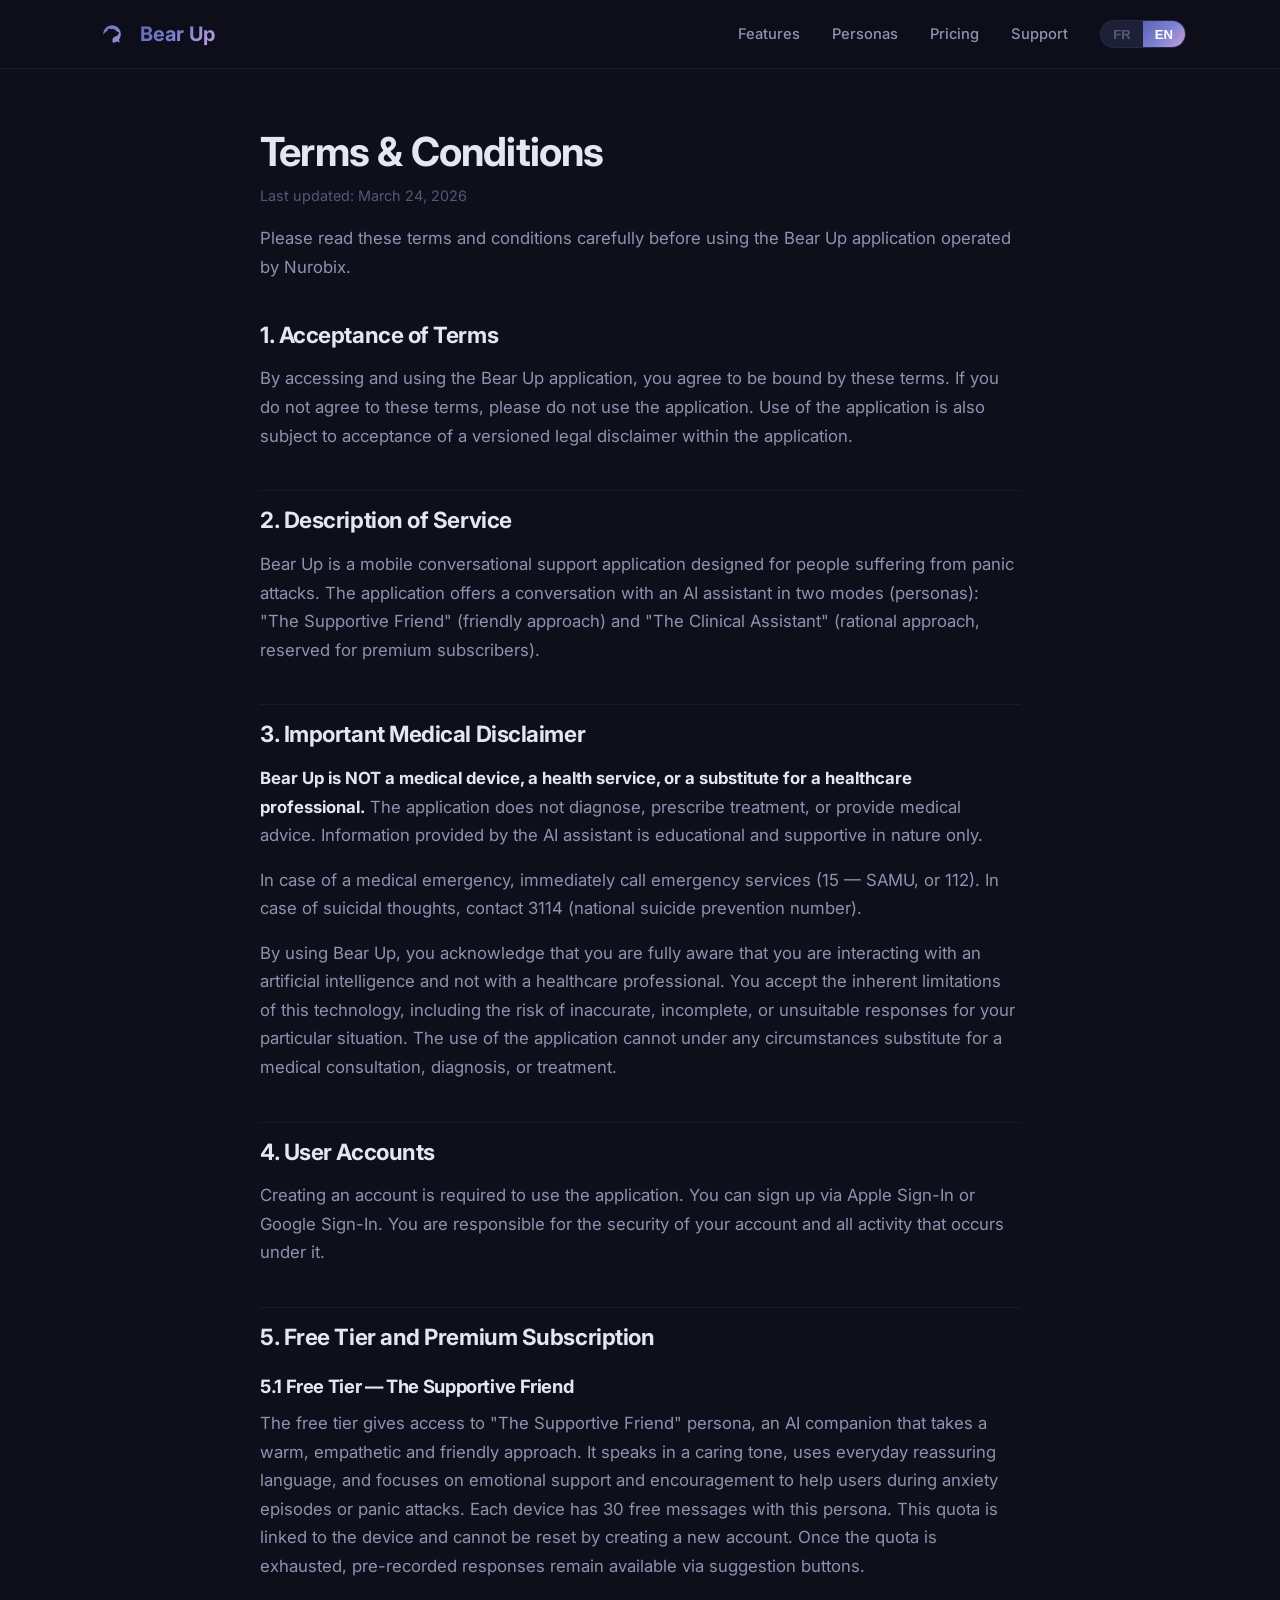
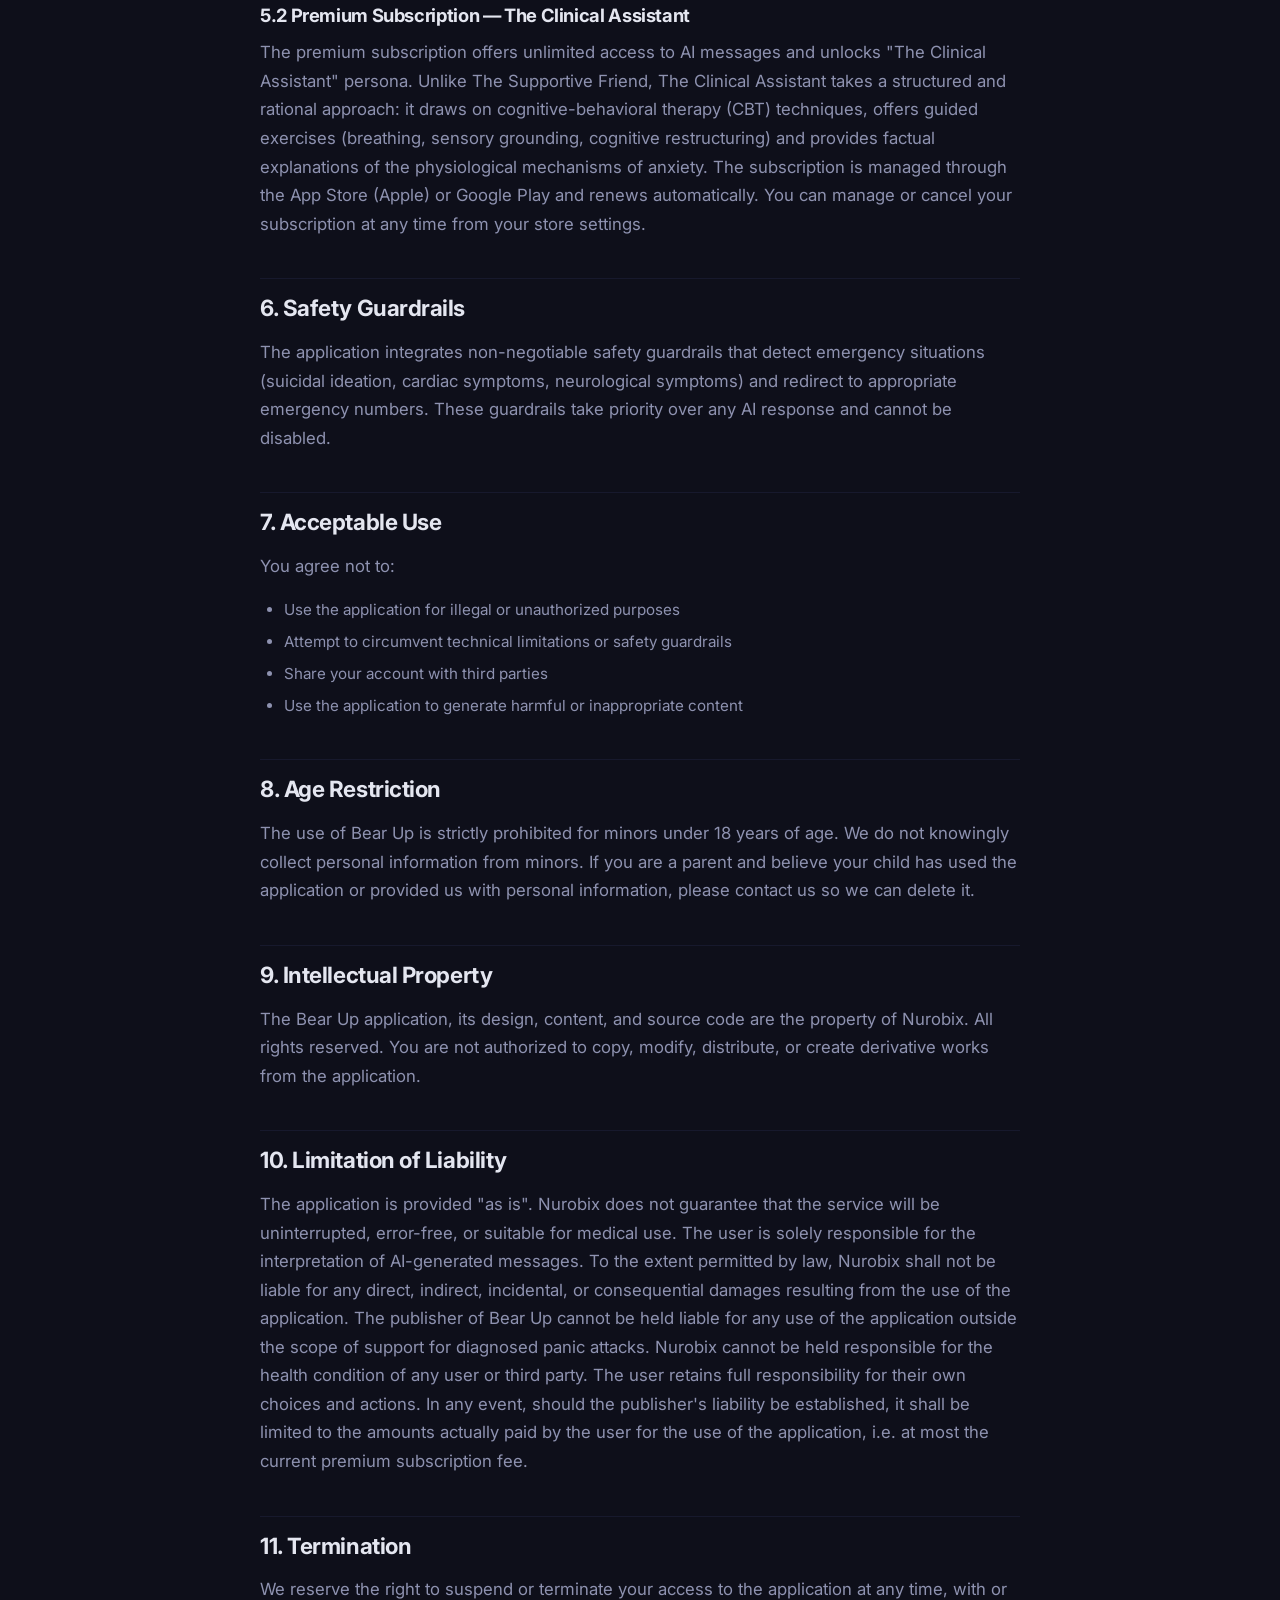
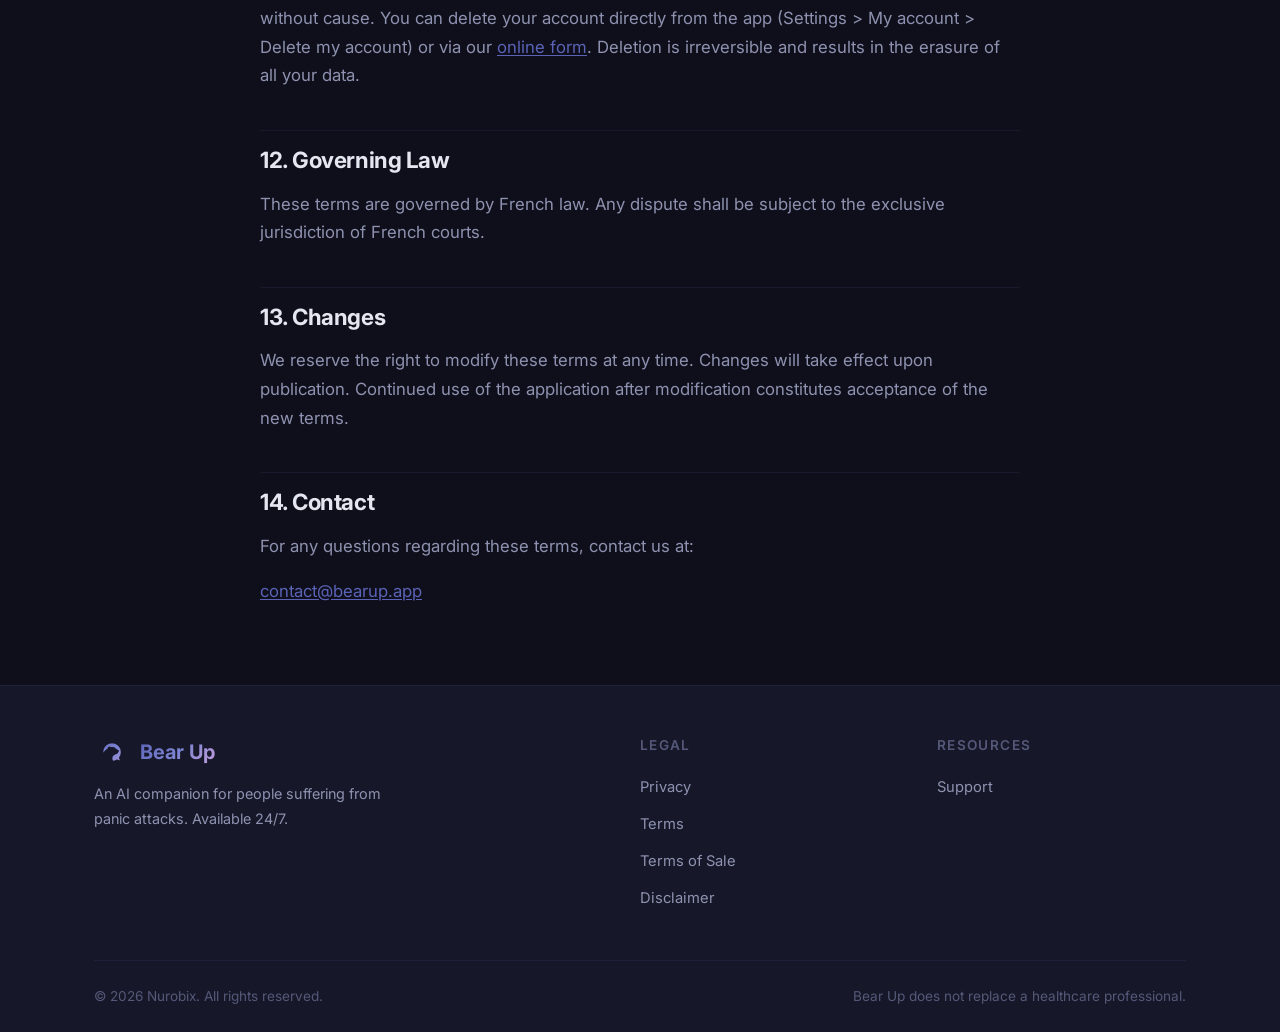
<file: terms.html>
<!DOCTYPE html>
<html lang="fr">
<head>
  <meta charset="UTF-8">
  <meta name="viewport" content="width=device-width, initial-scale=1.0">
  <title>Bear Up — Conditions Générales d'Utilisation</title>
  <meta name="description" content="Conditions Générales d'Utilisation de l'application Bear Up.">
  <meta name="theme-color" content="#0E0F1A">
  <link rel="canonical" href="https://bearup.app/terms.html">
  <link rel="icon" type="image/png" href="bearup-icon-transparent-background.png">
  <link rel="preconnect" href="https://fonts.googleapis.com">
  <link rel="preconnect" href="https://fonts.gstatic.com" crossorigin>
  <link href="https://fonts.googleapis.com/css2?family=Inter:wght@400;500;600;700;800&display=swap" rel="stylesheet">
  <link rel="stylesheet" href="styles.css">
</head>
<body>

  <!-- ═══ Navigation ═══ -->
  <nav class="nav">
    <div class="nav-inner">
      <a href="index.html" class="nav-logo">
        <img src="bearup-icon-transparent-background.png" alt="Bear Up" width="36" height="36">
        <span>Bear Up</span>
      </a>
      <ul class="nav-links">
        <li><a href="index.html#features" data-i18n="nav.features">Fonctionnalités</a></li>
        <li><a href="index.html#personas" data-i18n="nav.personas">Personas</a></li>
        <li><a href="index.html#pricing" data-i18n="nav.pricing">Tarifs</a></li>
        <li><a href="support.html" data-i18n="nav.support">Support</a></li>
        <li>
          <div class="lang-switch">
            <button class="lang-btn" data-lang="fr">FR</button>
            <button class="lang-btn" data-lang="en">EN</button>
          </div>
        </li>
      </ul>
      <button class="nav-toggle" aria-label="Menu" aria-expanded="false">
        <span></span><span></span><span></span>
      </button>
    </div>
  </nav>

  <!-- ═══ Terms & Conditions ═══ -->
  <main class="legal-page">
    <div class="container">
      <div class="legal-content">
        <h1 data-i18n="terms.title">Conditions Générales d'Utilisation</h1>
        <p class="legal-date" data-i18n="terms.date">Dernière mise à jour : 24 mars 2026</p>
        <p data-i18n="terms.intro">Veuillez lire attentivement ces conditions générales d'utilisation avant d'utiliser l'application Bear Up exploitée par Nurobix.</p>

        <h2 data-i18n="terms.h2.1">1. Acceptation des conditions</h2>
        <p data-i18n="terms.p.1">En accédant à l'application Bear Up et en l'utilisant, vous acceptez d'être lié par ces conditions. Si vous n'acceptez pas ces conditions, veuillez ne pas utiliser l'application. L'utilisation de l'application est également soumise à l'acceptation d'un disclaimer légal versionné au sein de l'application.</p>

        <h2 data-i18n="terms.h2.2">2. Description du service</h2>
        <p data-i18n="terms.p.2">Bear Up est une application mobile de support conversationnel destinée aux personnes souffrant d'attaques de panique. L'application propose une conversation avec un assistant IA selon deux modes (personas) : "L'Ami Solidaire" (approche amicale) et "L'Assistant Clinique" (approche rationnelle, réservé aux abonnés premium).</p>

        <h2 data-i18n="terms.h2.3">3. Avertissement médical important</h2>
        <p data-i18n="terms.p.3a" data-i18n-html><strong>Bear Up n'est PAS un dispositif médical, un service de santé, ni un substitut à un professionnel de santé.</strong> L'application ne pose aucun diagnostic, ne prescrit aucun traitement et ne fournit pas de conseils médicaux. Les informations fournies par l'assistant IA sont de nature éducative et de soutien uniquement.</p>
        <p data-i18n="terms.p.3b">En cas d'urgence médicale, appelez immédiatement les services d'urgence (15 — SAMU, ou 112). En cas de pensées suicidaires, contactez le 3114 (numéro national de prévention du suicide).</p>
        <p data-i18n="terms.p.3c">En utilisant Bear Up, vous reconnaissez avoir pleinement conscience que vous interagissez avec une intelligence artificielle et non avec un professionnel de santé. Vous acceptez les limitations inhérentes à cette technologie, notamment le risque de réponses imprécises, incomplètes ou inadaptées à votre situation particulière. L'utilisation de l'application ne saurait en aucun cas se substituer à une consultation, un diagnostic ou un traitement médical.</p>

        <h2 data-i18n="terms.h2.4">4. Comptes utilisateurs</h2>
        <p data-i18n="terms.p.4">La création d'un compte est obligatoire pour utiliser l'application. Vous pouvez vous inscrire via Apple Sign-In ou Google Sign-In. Vous êtes responsable de la sécurité de votre compte et de toute activité qui s'y déroule.</p>

        <h2 data-i18n="terms.h2.5">5. Offre gratuite et abonnement premium</h2>

        <h3 data-i18n="terms.h3.5a">5.1 Offre gratuite — L'Ami Solidaire</h3>
        <p data-i18n="terms.p.5a">L'offre gratuite donne accès au persona "L'Ami Solidaire", un compagnon IA qui adopte une approche chaleureuse, empathique et amicale. Il s'exprime sur un ton bienveillant, utilise un langage courant et rassurant, et privilégie le soutien émotionnel et les encouragements pour accompagner l'utilisateur lors d'épisodes d'anxiété ou d'attaques de panique. Chaque appareil dispose de 30 messages gratuits avec ce persona. Ce quota est lié à l'appareil et ne peut être réinitialisé en créant un nouveau compte. Une fois le quota épuisé, des réponses pré-enregistrées restent disponibles via les boutons de suggestion.</p>

        <h3 data-i18n="terms.h3.5b">5.2 Abonnement premium — L'Assistant Clinique</h3>
        <p data-i18n="terms.p.5b">L'abonnement premium offre un accès illimité aux messages IA et débloque le persona "L'Assistant Clinique". Contrairement à L'Ami Solidaire, L'Assistant Clinique adopte une approche structurée et rationnelle : il s'appuie sur des techniques issues des thérapies cognitivo-comportementales (TCC), propose des exercices guidés (respiration, ancrage sensoriel, restructuration cognitive) et fournit des explications factuelles sur les mécanismes physiologiques de l'anxiété. L'abonnement est géré via l'App Store (Apple) ou Google Play et se renouvelle automatiquement. Vous pouvez gérer ou annuler votre abonnement à tout moment depuis les paramètres de votre store.</p>

        <h2 data-i18n="terms.h2.6">6. Garde-fous de sécurité</h2>
        <p data-i18n="terms.p.6">L'application intègre des garde-fous de sécurité non négociables qui détectent les situations d'urgence (idées suicidaires, symptômes cardiaques, symptômes neurologiques) et redirigent vers les numéros d'urgence appropriés. Ces garde-fous ont priorité sur toute réponse IA et ne peuvent pas être désactivés.</p>

        <h2 data-i18n="terms.h2.7">7. Utilisation acceptable</h2>
        <p data-i18n="terms.p.7">Vous vous engagez à ne pas :</p>
        <ul>
          <li data-i18n="terms.li.7a">Utiliser l'application à des fins illégales ou non autorisées</li>
          <li data-i18n="terms.li.7b">Tenter de contourner les limitations techniques ou les garde-fous de sécurité</li>
          <li data-i18n="terms.li.7c">Partager votre compte avec des tiers</li>
          <li data-i18n="terms.li.7d">Utiliser l'application pour générer du contenu nuisible ou inapproprié</li>
        </ul>

        <h2 data-i18n="terms.h2.8">8. Restriction d'âge</h2>
        <p data-i18n="terms.p.8">L'utilisation de Bear Up est strictement interdite aux mineurs de moins de 18 ans. Nous ne collectons pas sciemment d'informations personnelles auprès de mineurs. Si vous êtes parent et pensez que votre enfant a utilisé l'application ou nous a fourni des informations personnelles, contactez-nous pour que nous les supprimions.</p>

        <h2 data-i18n="terms.h2.9">9. Propriété intellectuelle</h2>
        <p data-i18n="terms.p.9">L'application Bear Up, son design, ses contenus et son code source sont la propriété de Nurobix. Tous droits réservés. Vous n'êtes pas autorisé à copier, modifier, distribuer ou créer des œuvres dérivées de l'application.</p>

        <h2 data-i18n="terms.h2.10">10. Limitation de responsabilité</h2>
        <p data-i18n="terms.p.10">L'application est fournie "en l'état". Nurobix ne garantit pas que le service sera ininterrompu, exempt d'erreurs ou adapté à un usage médical. L'utilisateur est seul responsable de l'interprétation des messages générés par l'IA. Dans les limites autorisées par la loi, Nurobix ne sera pas responsable des dommages directs, indirects, accessoires ou consécutifs résultant de l'utilisation de l'application. L'éditeur de Bear Up ne saurait être tenu responsable d'une utilisation de l'application en dehors du cadre du soutien aux attaques de panique diagnostiquées. Nurobix ne saurait être tenu responsable de l'état de santé d'un utilisateur ou d'un tiers. L'utilisateur garde intacte sa responsabilité de choix et d'action. En tout état de cause, si la responsabilité de l'éditeur devait être engagée, elle serait limitée aux montants effectivement versés par l'utilisateur pour l'utilisation de l'application, soit au maximum le montant de l'abonnement premium en cours.</p>

        <h2 data-i18n="terms.h2.11">11. Résiliation</h2>
        <p data-i18n="terms.p.11" data-i18n-html>Nous nous réservons le droit de suspendre ou de résilier votre accès à l'application à tout moment, avec ou sans motif. Vous pouvez supprimer votre compte directement depuis l'application (Paramètres > Mon compte > Supprimer mon compte) ou via notre <a href="https://forms.gle/53ep82836j8of8sRA" target="_blank" rel="noopener">formulaire en ligne</a>. La suppression est irréversible et entraîne l'effacement de toutes vos données.</p>

        <h2 data-i18n="terms.h2.12">12. Droit applicable</h2>
        <p data-i18n="terms.p.12">Ces conditions sont régies par le droit français. Tout litige sera soumis à la compétence exclusive des tribunaux français.</p>

        <h2 data-i18n="terms.h2.13">13. Modifications</h2>
        <p data-i18n="terms.p.13">Nous nous réservons le droit de modifier ces conditions à tout moment. Les modifications prendront effet dès leur publication. L'utilisation continue de l'application après modification vaut acceptation des nouvelles conditions.</p>

        <h2 data-i18n="terms.h2.14">14. Contact</h2>
        <p data-i18n="terms.p.14">Pour toute question relative à ces conditions, contactez-nous à :</p>
        <p><a href="#" class="email-protected" data-u="contact" data-d="bearup.app">[email protégé — activez JavaScript]</a></p>
      </div>
    </div>
  </main>

  <!-- ═══ Footer ═══ -->
  <footer class="footer">
    <div class="container">
      <div class="footer-grid">
        <div class="footer-brand">
          <a href="index.html" class="nav-logo">
            <img src="bearup-icon-transparent-background.png" alt="Bear Up" width="36" height="36">
            <span>Bear Up</span>
          </a>
          <p data-i18n="footer.desc">Un compagnon IA pour les personnes souffrant d'attaques de panique. Disponible 24/7.</p>
        </div>
        <div>
          <div class="footer-title" data-i18n="footer.legal">Légal</div>
          <ul class="footer-links">
            <li><a href="privacy.html" data-i18n="nav.privacy">Confidentialité</a></li>
            <li><a href="terms.html" data-i18n="nav.terms">CGU</a></li>
            <li><a href="cgv.html" data-i18n="nav.cgv">CGV</a></li>
            <li><a href="disclaimer.html" data-i18n="nav.disclaimer">Disclaimer</a></li>
          </ul>
        </div>
        <div>
          <div class="footer-title" data-i18n="footer.resources">Ressources</div>
          <ul class="footer-links">
            <li><a href="support.html" data-i18n="nav.support">Support</a></li>
          </ul>
        </div>
      </div>
      <div class="footer-bottom">
        <p data-i18n="footer.copyright">© 2026 Nurobix. Tous droits réservés.</p>
        <p data-i18n="footer.not-medical">Bear Up ne remplace pas un professionnel de santé.</p>
      </div>
    </div>
  </footer>

  <script src="script.js"></script>
</body>
</html>
</file>
<file: styles.css>
/* ============================================
   Bear Up — Showcase Website Styles
   Dark theme, modern, responsive
   ============================================ */

/* --- Reset & Base --- */
*, *::before, *::after {
  margin: 0;
  padding: 0;
  box-sizing: border-box;
}

:root {
  --bg-primary: #0E0F1A;
  --bg-secondary: #161829;
  --bg-card: #1E2038;
  --bg-card-hover: #272A48;
  --bg-nav: rgba(14, 15, 26, 0.92);
  --accent-blue: #5B63B7;
  --accent-purple: #C9A0DC;
  --accent-pink: #7B82D1;
  --accent-orange: #E8A87C;
  --accent-red: #D45C5C;
  --accent-green: #6ABF8A;
  --gradient-main: linear-gradient(135deg, #5B63B7 0%, #7B82D1 50%, #C9A0DC 100%);
  --gradient-blue: linear-gradient(135deg, #5B63B7, #7B82D1);
  --gradient-warm: linear-gradient(135deg, #E8A87C, #D45C5C);
  --text-primary: #E4E6F0;
  --text-secondary: #8E92B0;
  --text-muted: #555878;
  --border-color: rgba(91, 99, 183, 0.12);
  --border-glow: rgba(91, 99, 183, 0.25);
  --shadow-sm: 0 2px 8px rgba(0, 0, 0, 0.3);
  --shadow-md: 0 4px 20px rgba(0, 0, 0, 0.4);
  --shadow-lg: 0 8px 40px rgba(0, 0, 0, 0.5);
  --shadow-glow: 0 0 30px rgba(91, 99, 183, 0.15);
  --radius-sm: 8px;
  --radius-md: 12px;
  --radius-lg: 20px;
  --radius-xl: 28px;
  --font-sans: 'Inter', -apple-system, BlinkMacSystemFont, 'Segoe UI', sans-serif;
  --transition-fast: 0.2s ease;
  --transition-med: 0.35s ease;
  --transition-slow: 0.6s cubic-bezier(0.16, 1, 0.3, 1);
}

html {
  scroll-behavior: smooth;
  font-size: 16px;
}

body {
  font-family: var(--font-sans);
  background: var(--bg-primary);
  color: var(--text-primary);
  line-height: 1.7;
  overflow-x: hidden;
  -webkit-font-smoothing: antialiased;
  -moz-osx-font-smoothing: grayscale;
}

a {
  color: var(--accent-blue);
  text-decoration: none;
  transition: color var(--transition-fast);
}

a:hover {
  color: var(--accent-purple);
}

img {
  max-width: 100%;
  display: block;
}

/* --- Typography --- */
h1, h2, h3, h4 {
  font-weight: 700;
  line-height: 1.2;
  letter-spacing: -0.02em;
}

h1 { font-size: clamp(2.4rem, 6vw, 4rem); }
h2 { font-size: clamp(1.8rem, 4vw, 2.8rem); }
h3 { font-size: clamp(1.2rem, 2.5vw, 1.5rem); }
h4 { font-size: 1.1rem; }

p {
  color: var(--text-secondary);
  font-size: 1.05rem;
}

.gradient-text {
  background: var(--gradient-main);
  -webkit-background-clip: text;
  -webkit-text-fill-color: transparent;
  background-clip: text;
}

.section-label {
  display: inline-block;
  font-size: 0.85rem;
  font-weight: 600;
  text-transform: uppercase;
  letter-spacing: 0.12em;
  color: var(--accent-blue);
  margin-bottom: 0.75rem;
}

/* --- Layout --- */
.container {
  width: 100%;
  max-width: 1140px;
  margin: 0 auto;
  padding: 0 1.5rem;
}

.section {
  padding: 6rem 0;
}

.section-alt {
  background: var(--bg-secondary);
}

.text-center {
  text-align: center;
}

.section-header {
  text-align: center;
  max-width: 640px;
  margin: 0 auto 3.5rem;
}

.section-header p {
  margin-top: 1rem;
}

/* --- Navigation --- */
.nav {
  position: fixed;
  top: 0;
  left: 0;
  right: 0;
  z-index: 1000;
  background: var(--bg-nav);
  backdrop-filter: blur(20px);
  -webkit-backdrop-filter: blur(20px);
  border-bottom: 1px solid var(--border-color);
  transition: box-shadow var(--transition-med);
}

.nav.scrolled {
  box-shadow: var(--shadow-md);
}

.nav-inner {
  display: flex;
  align-items: center;
  justify-content: space-between;
  height: 68px;
  max-width: 1140px;
  margin: 0 auto;
  padding: 0 1.5rem;
}

.nav-logo {
  display: flex;
  align-items: center;
  gap: 0.6rem;
  font-size: 1.25rem;
  font-weight: 700;
  color: var(--text-primary);
  text-decoration: none;
}

.nav-logo img {
  width: 36px;
  height: 36px;
  border-radius: 10px;
}

.nav-logo span {
  background: var(--gradient-main);
  -webkit-background-clip: text;
  -webkit-text-fill-color: transparent;
  background-clip: text;
}

.nav-links {
  display: flex;
  align-items: center;
  gap: 2rem;
  list-style: none;
}

.nav-links a {
  color: var(--text-secondary);
  font-size: 0.92rem;
  font-weight: 500;
  transition: color var(--transition-fast);
}

.nav-links a:hover,
.nav-links a.active {
  color: var(--text-primary);
}

.lang-switch {
  display: flex;
  align-items: center;
  background: var(--bg-card);
  border: 1px solid var(--border-color);
  border-radius: 20px;
  overflow: hidden;
}

.lang-btn {
  padding: 0.35rem 0.75rem;
  font-size: 0.82rem;
  font-weight: 600;
  background: none;
  border: none;
  color: var(--text-muted);
  cursor: pointer;
  transition: all var(--transition-fast);
}

.lang-btn.active {
  background: var(--gradient-main);
  color: #fff;
}

.nav-toggle {
  display: none;
  flex-direction: column;
  gap: 5px;
  background: none;
  border: none;
  cursor: pointer;
  padding: 4px;
}

.nav-toggle span {
  width: 24px;
  height: 2px;
  background: var(--text-primary);
  border-radius: 2px;
  transition: all var(--transition-fast);
}

/* --- Hero --- */
.hero {
  position: relative;
  min-height: 100vh;
  display: flex;
  align-items: center;
  justify-content: center;
  text-align: center;
  padding: 8rem 1.5rem 4rem;
  overflow: hidden;
}

.hero::before {
  content: '';
  position: absolute;
  top: -50%;
  left: -20%;
  width: 140%;
  height: 140%;
  background: radial-gradient(ellipse at 30% 20%, rgba(91, 99, 183, 0.08) 0%, transparent 50%),
              radial-gradient(ellipse at 70% 60%, rgba(123, 130, 209, 0.06) 0%, transparent 50%),
              radial-gradient(ellipse at 50% 80%, rgba(232, 196, 154, 0.04) 0%, transparent 50%);
  pointer-events: none;
}

.hero-content {
  position: relative;
  max-width: 720px;
}

.hero-icon {
  font-size: 4.5rem;
  margin-bottom: 1.5rem;
  animation: float 4s ease-in-out infinite;
}

@keyframes float {
  0%, 100% { transform: translateY(0); }
  50% { transform: translateY(-12px); }
}

.hero h1 {
  margin-bottom: 1.25rem;
}

.hero-subtitle {
  font-size: clamp(1.1rem, 2.5vw, 1.35rem);
  color: var(--text-secondary);
  margin-bottom: 2.5rem;
  max-width: 560px;
  margin-left: auto;
  margin-right: auto;
  line-height: 1.6;
}

.hero-badges {
  display: flex;
  justify-content: center;
  gap: 1rem;
  margin-bottom: 2.5rem;
  flex-wrap: wrap;
}

.badge {
  display: inline-flex;
  align-items: center;
  gap: 0.4rem;
  padding: 0.5rem 1rem;
  border-radius: 50px;
  font-size: 0.88rem;
  font-weight: 500;
  background: var(--bg-card);
  border: 1px solid var(--border-color);
  color: var(--text-secondary);
}

.badge-icon {
  font-size: 1.1rem;
}

.hero-cta {
  display: flex;
  justify-content: center;
  gap: 1rem;
  flex-wrap: wrap;
}

/* --- Buttons --- */
.btn {
  display: inline-flex;
  align-items: center;
  gap: 0.5rem;
  padding: 0.85rem 2rem;
  border-radius: 50px;
  font-size: 1rem;
  font-weight: 600;
  border: none;
  cursor: pointer;
  transition: all var(--transition-med);
  text-decoration: none;
}

.btn-primary {
  background: var(--gradient-main);
  color: #fff;
  box-shadow: 0 4px 20px rgba(91, 99, 183, 0.3);
}

.btn-primary:hover {
  transform: translateY(-2px);
  box-shadow: 0 6px 30px rgba(91, 99, 183, 0.45);
  color: #fff;
}

.btn-secondary {
  background: var(--bg-card);
  color: var(--text-primary);
  border: 1px solid var(--border-color);
}

.btn-secondary:hover {
  background: var(--bg-card-hover);
  border-color: var(--border-glow);
  color: var(--text-primary);
}

.btn-sm {
  padding: 0.55rem 1.3rem;
  font-size: 0.88rem;
}

.store-btn {
  display: inline-flex;
  align-items: center;
  gap: 0.65rem;
  padding: 0.9rem 1.8rem;
  background: var(--accent-blue);
  border: 1px solid transparent;
  border-radius: var(--radius-md);
  color: #fff;
  text-decoration: none;
  transition: all var(--transition-med);
  box-shadow: 0 4px 20px rgba(91, 99, 183, 0.3);
}

.store-btn:hover {
  background: var(--accent-pink);
  border-color: transparent;
  box-shadow: 0 6px 30px rgba(91, 99, 183, 0.45);
  transform: translateY(-2px);
  color: #fff;
}

.store-btn svg {
  width: 28px;
  height: 28px;
  fill: #fff;
}

.store-btn-text {
  text-align: left;
  line-height: 1.2;
}

.store-btn-label {
  font-size: 0.7rem;
  color: rgba(255, 255, 255, 0.75);
}

.store-btn-name {
  font-size: 1.05rem;
  font-weight: 600;
}

/* --- Feature Cards --- */
.features-grid {
  display: grid;
  grid-template-columns: repeat(auto-fit, minmax(280px, 1fr));
  gap: 1.5rem;
}

.feature-card {
  background: var(--bg-card);
  border: 1px solid var(--border-color);
  border-radius: var(--radius-lg);
  padding: 2rem;
  transition: all var(--transition-med);
}

.feature-card:hover {
  border-color: var(--border-glow);
  box-shadow: var(--shadow-glow);
  transform: translateY(-4px);
}

.feature-icon {
  width: 52px;
  height: 52px;
  display: flex;
  align-items: center;
  justify-content: center;
  border-radius: var(--radius-md);
  font-size: 1.6rem;
  margin-bottom: 1.25rem;
}

.feature-icon.blue { background: rgba(91, 99, 183, 0.12); }
.feature-icon.purple { background: rgba(123, 130, 209, 0.12); }
.feature-icon.pink { background: rgba(232, 196, 154, 0.12); }
.feature-icon.orange { background: rgba(224, 133, 74, 0.12); }
.feature-icon.red { background: rgba(212, 92, 79, 0.12); }
.feature-icon.green { background: rgba(143, 188, 106, 0.12); }

.feature-card h3 {
  margin-bottom: 0.6rem;
}

.feature-card p {
  font-size: 0.95rem;
  line-height: 1.6;
}

/* --- Personas --- */
.personas-grid {
  display: grid;
  grid-template-columns: repeat(auto-fit, minmax(340px, 1fr));
  gap: 2rem;
  max-width: 800px;
  margin: 0 auto;
}

.persona-card {
  position: relative;
  background: var(--bg-card);
  border: 1px solid var(--border-color);
  border-radius: var(--radius-xl);
  padding: 2.5rem;
  text-align: center;
  transition: all var(--transition-med);
  overflow: hidden;
}

.persona-card::before {
  content: '';
  position: absolute;
  top: 0;
  left: 0;
  right: 0;
  height: 4px;
  border-radius: var(--radius-xl) var(--radius-xl) 0 0;
}

.persona-card.friend::before {
  background: var(--gradient-blue);
}

.persona-card.clinical::before {
  background: var(--gradient-main);
}

.persona-card:hover {
  border-color: var(--border-glow);
  transform: translateY(-6px);
  box-shadow: var(--shadow-glow);
}

.persona-emoji {
  font-size: 3.5rem;
  margin-bottom: 1rem;
}

.persona-card h3 {
  margin-bottom: 0.5rem;
  font-size: 1.4rem;
}

.persona-badge {
  display: inline-block;
  padding: 0.25rem 0.8rem;
  border-radius: 50px;
  font-size: 0.78rem;
  font-weight: 600;
  margin-bottom: 1rem;
}

.persona-badge.free {
  background: rgba(143, 188, 106, 0.12);
  color: var(--accent-green);
}

.persona-badge.premium {
  background: rgba(123, 130, 209, 0.12);
  color: var(--accent-purple);
}

.persona-card p {
  font-size: 0.95rem;
}

.persona-traits {
  list-style: none;
  margin-top: 1.25rem;
  text-align: left;
}

.persona-traits li {
  padding: 0.35rem 0;
  font-size: 0.92rem;
  color: var(--text-secondary);
}

.persona-traits li::before {
  content: '✓';
  color: var(--accent-green);
  font-weight: 700;
  margin-right: 0.6rem;
}

/* --- How It Works --- */
.steps-grid {
  display: grid;
  grid-template-columns: repeat(auto-fit, minmax(220px, 1fr));
  gap: 2rem;
  counter-reset: step;
}

.step-item {
  text-align: center;
  position: relative;
}

.step-number {
  width: 56px;
  height: 56px;
  display: flex;
  align-items: center;
  justify-content: center;
  margin: 0 auto 1.25rem;
  border-radius: 50%;
  background: var(--gradient-main);
  font-size: 1.3rem;
  font-weight: 700;
  color: #fff;
}

.step-item h3 {
  margin-bottom: 0.5rem;
}

.step-item p {
  font-size: 0.92rem;
}

/* --- Pricing --- */
.pricing-grid {
  display: grid;
  grid-template-columns: repeat(auto-fit, minmax(300px, 1fr));
  gap: 2rem;
  max-width: 1000px;
  margin: 0 auto;
}

.pricing-card {
  background: var(--bg-card);
  border: 1px solid var(--border-color);
  border-radius: var(--radius-xl);
  padding: 2.5rem;
  text-align: center;
  transition: all var(--transition-med);
  position: relative;
}

.pricing-card.featured {
  border-color: var(--accent-purple);
  box-shadow: 0 0 40px rgba(123, 130, 209, 0.15);
}

.pricing-card.featured {
  overflow: hidden;
}

.pricing-card.featured::before {
  content: '';
  position: absolute;
  top: 0;
  left: 0;
  right: 0;
  height: 4px;
  background: var(--gradient-main);
}

.pricing-card:hover {
  transform: translateY(-4px);
}

.pricing-name {
  font-size: 1.1rem;
  font-weight: 600;
  margin-bottom: 0.5rem;
}

.pricing-price {
  font-size: 2.5rem;
  font-weight: 700;
  margin-bottom: 0.25rem;
}

.pricing-period {
  font-size: 0.88rem;
  color: var(--text-muted);
  margin-bottom: 0.5rem;
}

.pricing-trial {
  display: inline-block;
  font-size: 0.8rem;
  font-weight: 600;
  color: var(--accent-green);
  background: rgba(143, 188, 106, 0.12);
  border: 1px solid rgba(143, 188, 106, 0.25);
  border-radius: var(--radius-sm);
  padding: 0.25rem 0.75rem;
  margin-bottom: 1.5rem;
}

.pricing-save {
  display: inline-block;
  font-size: 0.8rem;
  font-weight: 600;
  color: var(--accent-orange);
  background: rgba(224, 133, 74, 0.12);
  border: 1px solid rgba(224, 133, 74, 0.25);
  border-radius: var(--radius-sm);
  padding: 0.25rem 0.75rem;
  margin-bottom: 0.25rem;
}

.pricing-features {
  list-style: none;
  text-align: left;
  margin-bottom: 2rem;
}

.pricing-features li {
  padding: 0.5rem 0;
  font-size: 0.95rem;
  color: var(--text-secondary);
  display: flex;
  align-items: center;
  gap: 0.6rem;
}

.pricing-features li::before {
  content: '✓';
  color: var(--accent-green);
  font-weight: 700;
  flex-shrink: 0;
}

.pricing-features li.disabled {
  color: var(--text-muted);
  text-decoration: line-through;
}

.pricing-features li.disabled::before {
  content: '✗';
  color: var(--text-muted);
}

/* --- Safety Banner --- */
.safety-section {
  background: linear-gradient(135deg, rgba(212, 92, 79, 0.06), rgba(224, 133, 74, 0.04));
  border-top: 1px solid rgba(212, 92, 79, 0.15);
  border-bottom: 1px solid rgba(212, 92, 79, 0.15);
}

.safety-content {
  display: flex;
  align-items: center;
  gap: 2rem;
  max-width: 800px;
  margin: 0 auto;
}

.safety-icon {
  font-size: 3rem;
  flex-shrink: 0;
}

.safety-content h2 {
  font-size: 1.5rem;
  margin-bottom: 0.5rem;
}

.safety-content p {
  font-size: 0.95rem;
}

.safety-numbers {
  display: flex;
  gap: 1rem;
  margin-top: 1rem;
  flex-wrap: wrap;
}

.safety-number {
  display: inline-flex;
  align-items: center;
  gap: 0.4rem;
  padding: 0.4rem 1rem;
  background: rgba(212, 92, 79, 0.1);
  border: 1px solid rgba(212, 92, 79, 0.2);
  border-radius: 50px;
  font-weight: 600;
  font-size: 0.9rem;
  color: var(--accent-red);
}

/* --- CTA Section --- */
.cta-section {
  text-align: center;
  position: relative;
  overflow: hidden;
}

.cta-section::before {
  content: '';
  position: absolute;
  top: 0;
  left: -20%;
  width: 140%;
  height: 100%;
  background: radial-gradient(ellipse at 50% 50%, rgba(91, 99, 183, 0.06) 0%, transparent 60%);
  pointer-events: none;
}

.cta-content {
  position: relative;
}

.cta-content h2 {
  margin-bottom: 1rem;
}

.cta-content p {
  margin-bottom: 2rem;
  max-width: 500px;
  margin-left: auto;
  margin-right: auto;
}

.cta-stores {
  display: flex;
  justify-content: center;
  gap: 1rem;
  flex-wrap: wrap;
}

/* --- Footer --- */
.footer {
  background: var(--bg-secondary);
  border-top: 1px solid var(--border-color);
  padding: 3rem 0 1.5rem;
}

.footer-grid {
  display: grid;
  grid-template-columns: 2fr 1fr 1fr;
  gap: 3rem;
  margin-bottom: 2.5rem;
}

.footer-brand {
  max-width: 300px;
}

.footer-brand p {
  font-size: 0.9rem;
  margin-top: 0.75rem;
}

.footer-title {
  font-size: 0.85rem;
  font-weight: 600;
  text-transform: uppercase;
  letter-spacing: 0.1em;
  color: var(--text-muted);
  margin-bottom: 1rem;
}

.footer-links {
  list-style: none;
}

.footer-links li {
  margin-bottom: 0.6rem;
}

.footer-links a {
  color: var(--text-secondary);
  font-size: 0.92rem;
}

.footer-links a:hover {
  color: var(--text-primary);
}

.footer-bottom {
  border-top: 1px solid var(--border-color);
  padding-top: 1.5rem;
  display: flex;
  justify-content: space-between;
  align-items: center;
  flex-wrap: wrap;
  gap: 1rem;
}

.footer-bottom p {
  font-size: 0.85rem;
  color: var(--text-muted);
}

/* --- FAQ / Accordion --- */
.faq-container {
  max-width: 760px;
  margin: 0 auto;
}

.faq-category {
  margin-bottom: 2.5rem;
}

.faq-category-title {
  font-size: 1.3rem;
  margin-bottom: 1rem;
  padding-bottom: 0.5rem;
  border-bottom: 1px solid var(--border-color);
}

.faq-item {
  border: 1px solid var(--border-color);
  border-radius: var(--radius-md);
  margin-bottom: 0.75rem;
  overflow: hidden;
  transition: border-color var(--transition-fast);
}

.faq-item:hover {
  border-color: var(--border-glow);
}

.faq-item.active {
  border-color: var(--accent-blue);
}

.faq-question {
  width: 100%;
  background: var(--bg-card);
  border: none;
  padding: 1.15rem 1.5rem;
  text-align: left;
  cursor: pointer;
  display: flex;
  justify-content: space-between;
  align-items: center;
  gap: 1rem;
  color: var(--text-primary);
  font-size: 1rem;
  font-weight: 600;
  font-family: var(--font-sans);
  transition: background var(--transition-fast);
}

.faq-question:hover {
  background: var(--bg-card-hover);
}

.faq-chevron {
  width: 20px;
  height: 20px;
  flex-shrink: 0;
  transition: transform var(--transition-med);
  stroke: var(--text-secondary);
}

.faq-item.active .faq-chevron {
  transform: rotate(180deg);
}

.faq-answer {
  max-height: 0;
  overflow: hidden;
  transition: max-height var(--transition-slow), padding var(--transition-med);
}

.faq-answer-inner {
  padding: 0 1.5rem 1.25rem;
}

.faq-answer-inner p {
  font-size: 0.95rem;
  line-height: 1.7;
}

.faq-answer-inner p + p {
  margin-top: 0.75rem;
}

.faq-answer-inner ul {
  margin: 0.5rem 0 0.5rem 1.5rem;
  color: var(--text-secondary);
  font-size: 0.95rem;
}

.faq-answer-inner ul li {
  margin-bottom: 0.3rem;
}

/* --- Legal Pages --- */
.legal-page {
  padding-top: 8rem;
  padding-bottom: 4rem;
  min-height: 100vh;
}

.legal-content {
  max-width: 760px;
  margin: 0 auto;
}

.legal-content h1 {
  font-size: clamp(1.8rem, 4vw, 2.5rem);
  margin-bottom: 0.5rem;
}

.legal-date {
  color: var(--text-muted);
  font-size: 0.9rem;
  margin-bottom: 2.5rem;
}

.legal-content h2 {
  font-size: 1.4rem;
  margin-top: 2.5rem;
  margin-bottom: 1rem;
  padding-top: 1rem;
  border-top: 1px solid var(--border-color);
}

.legal-content h2:first-of-type {
  border-top: none;
  padding-top: 0;
}

.legal-content h3 {
  font-size: 1.15rem;
  margin-top: 1.5rem;
  margin-bottom: 0.75rem;
}

.legal-content p {
  margin-bottom: 1rem;
}

.legal-content ul {
  margin: 0.5rem 0 1rem 1.5rem;
  color: var(--text-secondary);
}

.legal-content ul li {
  margin-bottom: 0.4rem;
  font-size: 0.95rem;
}

.legal-content strong {
  color: var(--text-primary);
}

.legal-content a {
  text-decoration: underline;
  text-underline-offset: 2px;
}

/* --- Data Deletion Callout --- */
.data-deletion-callout {
  margin: 2rem 0;
  padding: 1.75rem 2rem;
  background: linear-gradient(135deg, rgba(91, 99, 183, 0.08) 0%, rgba(123, 130, 209, 0.12) 100%);
  border: 2px solid var(--accent-blue);
  border-radius: var(--radius-lg);
  position: relative;
}

.data-deletion-callout h3 {
  color: var(--accent-pink);
  font-size: 1.15rem;
  margin-bottom: 1rem;
  display: flex;
  align-items: center;
  gap: 0.5rem;
}

.data-deletion-callout h3 svg {
  flex-shrink: 0;
}

.data-deletion-callout ol {
  list-style: none;
  counter-reset: steps;
  padding-left: 0;
  margin: 1rem 0;
}

.data-deletion-callout ol li {
  counter-increment: steps;
  padding: 0.5rem 0 0.5rem 2.25rem;
  position: relative;
  color: var(--text-secondary);
  line-height: 1.6;
}

.data-deletion-callout ol li::before {
  content: counter(steps);
  position: absolute;
  left: 0;
  top: 0.5rem;
  width: 1.5rem;
  height: 1.5rem;
  background: var(--accent-blue);
  color: var(--bg-primary);
  border-radius: 50%;
  display: flex;
  align-items: center;
  justify-content: center;
  font-size: 0.8rem;
  font-weight: 700;
}

.data-deletion-callout p {
  color: var(--text-secondary);
  line-height: 1.6;
}

.data-deletion-callout .deletion-or {
  text-align: center;
  color: var(--text-muted);
  font-weight: 600;
  margin: 1rem 0;
  font-size: 0.9rem;
  text-transform: uppercase;
  letter-spacing: 0.05em;
}

.data-deletion-callout .btn-deletion {
  display: inline-flex;
  align-items: center;
  gap: 0.5rem;
  margin-top: 0.75rem;
  padding: 0.65rem 1.25rem;
  background: var(--accent-blue);
  color: var(--bg-primary);
  border-radius: var(--radius-md);
  font-weight: 600;
  font-size: 0.95rem;
  text-decoration: none;
  transition: background var(--transition-fast), box-shadow var(--transition-fast);
}

.data-deletion-callout .btn-deletion:hover {
  background: var(--accent-purple);
  box-shadow: 0 4px 20px rgba(91, 99, 183, 0.3);
  text-decoration: none;
}

/* --- Support Header --- */
.support-hero {
  text-align: center;
  padding-top: 8rem;
  padding-bottom: 2rem;
}

.support-hero h1 {
  margin-bottom: 0.75rem;
}

.support-hero p {
  max-width: 500px;
  margin: 0 auto;
}

.support-contact {
  text-align: center;
  margin-top: 3rem;
  padding: 2rem;
  background: var(--bg-card);
  border: 1px solid var(--border-color);
  border-radius: var(--radius-lg);
  max-width: 500px;
  margin-left: auto;
  margin-right: auto;
}

.support-contact h3 {
  margin-bottom: 0.5rem;
}

.support-contact a {
  font-size: 1.1rem;
  font-weight: 600;
}

/* --- Animations --- */
.reveal {
  opacity: 0;
  transform: translateY(30px);
  transition: opacity 0.7s cubic-bezier(0.16, 1, 0.3, 1), transform 0.7s cubic-bezier(0.16, 1, 0.3, 1);
}

.reveal.visible {
  opacity: 1;
  transform: translateY(0);
}

.reveal-delay-1 { transition-delay: 0.1s; }
.reveal-delay-2 { transition-delay: 0.2s; }
.reveal-delay-3 { transition-delay: 0.3s; }
.reveal-delay-4 { transition-delay: 0.4s; }

/* --- Chat Demo --- */
.chat-demo {
  max-width: 380px;
  margin: 3rem auto 0;
  background: var(--bg-card);
  border: 1px solid var(--border-color);
  border-radius: var(--radius-xl);
  overflow: hidden;
  box-shadow: var(--shadow-lg);
}

.chat-demo-header {
  display: flex;
  align-items: center;
  justify-content: space-between;
  padding: 1rem 1.25rem;
  background: var(--bg-secondary);
  border-bottom: 1px solid var(--border-color);
}

.chat-demo-title {
  font-size: 0.9rem;
  font-weight: 600;
  display: flex;
  align-items: center;
  gap: 0.4rem;
}

.chat-demo-badge {
  font-size: 0.75rem;
  color: var(--text-muted);
}

.chat-demo-body {
  padding: 1.25rem;
  display: flex;
  flex-direction: column;
  gap: 0.75rem;
  min-height: 200px;
}

.chat-bubble {
  max-width: 85%;
  padding: 0.75rem 1rem;
  border-radius: var(--radius-md);
  font-size: 0.88rem;
  line-height: 1.5;
  animation: fadeInUp 0.5s ease forwards;
  opacity: 0;
}

.chat-bubble.user {
  align-self: flex-end;
  background: var(--accent-blue);
  color: #fff;
  border-bottom-right-radius: 4px;
}

.chat-bubble.assistant {
  align-self: flex-start;
  background: #272A48;
  color: var(--text-primary);
  border-bottom-left-radius: 4px;
}

.chat-bubble:nth-child(1) { animation-delay: 0.3s; }
.chat-bubble:nth-child(2) { animation-delay: 0.9s; }
.chat-bubble:nth-child(3) { animation-delay: 1.5s; }

@keyframes fadeInUp {
  from { opacity: 0; transform: translateY(10px); }
  to { opacity: 1; transform: translateY(0); }
}

.chat-demo-buttons {
  padding: 0.75rem 1.25rem 1.25rem;
  display: grid;
  grid-template-columns: 1fr 1fr;
  gap: 0.5rem;
}

.chat-demo-btn {
  padding: 0.5rem;
  border-radius: var(--radius-sm);
  border: 1px solid var(--border-color);
  background: var(--bg-secondary);
  color: var(--text-secondary);
  font-size: 0.75rem;
  font-family: var(--font-sans);
  cursor: default;
  text-align: center;
}

.chat-demo-btn.red { border-color: rgba(212, 92, 79, 0.3); color: var(--accent-red); }
.chat-demo-btn.orange { border-color: rgba(224, 133, 74, 0.3); color: var(--accent-orange); }
.chat-demo-btn.blue { border-color: rgba(91, 99, 183, 0.3); color: var(--accent-blue); }
.chat-demo-btn.purple { border-color: rgba(123, 130, 209, 0.3); color: var(--accent-purple); }

/* --- Responsive --- */
@media (max-width: 900px) {
  .footer-grid {
    grid-template-columns: 1fr 1fr;
  }
  .footer-brand {
    grid-column: 1 / -1;
  }
}

@media (max-width: 768px) {
  .nav-links {
    position: fixed;
    top: 68px;
    left: 0;
    right: 0;
    background: var(--bg-nav);
    backdrop-filter: blur(20px);
    -webkit-backdrop-filter: blur(20px);
    flex-direction: column;
    padding: 1.5rem;
    gap: 1rem;
    border-bottom: 1px solid var(--border-color);
    transform: translateY(-120%);
    opacity: 0;
    transition: all var(--transition-med);
    pointer-events: none;
  }

  .nav-links.open {
    transform: translateY(0);
    opacity: 1;
    pointer-events: auto;
  }

  .nav-toggle {
    display: flex;
  }

  .hero {
    min-height: auto;
    padding: 7rem 1.5rem 3rem;
  }

  .section {
    padding: 4rem 0;
  }

  .safety-content {
    flex-direction: column;
    text-align: center;
  }

  .safety-numbers {
    justify-content: center;
  }

  .personas-grid {
    grid-template-columns: 1fr;
  }

  .pricing-grid {
    grid-template-columns: 1fr;
    max-width: 400px;
  }

  .footer-grid {
    grid-template-columns: 1fr;
    gap: 2rem;
  }

  .footer-bottom {
    justify-content: center;
    text-align: center;
  }

  .steps-grid {
    grid-template-columns: 1fr 1fr;
  }
}

@media (max-width: 480px) {
  .steps-grid {
    grid-template-columns: 1fr;
  }

  .hero-cta {
    flex-direction: column;
    align-items: center;
  }

  .store-btn {
    width: 100%;
    justify-content: center;
  }

  .cta-stores {
    flex-direction: column;
    align-items: center;
  }
}

/* --- Scrollbar --- */
::-webkit-scrollbar {
  width: 8px;
}

::-webkit-scrollbar-track {
  background: var(--bg-primary);
}

::-webkit-scrollbar-thumb {
  background: var(--bg-card-hover);
  border-radius: 4px;
}

::-webkit-scrollbar-thumb:hover {
  background: var(--text-muted);
}
</file>
